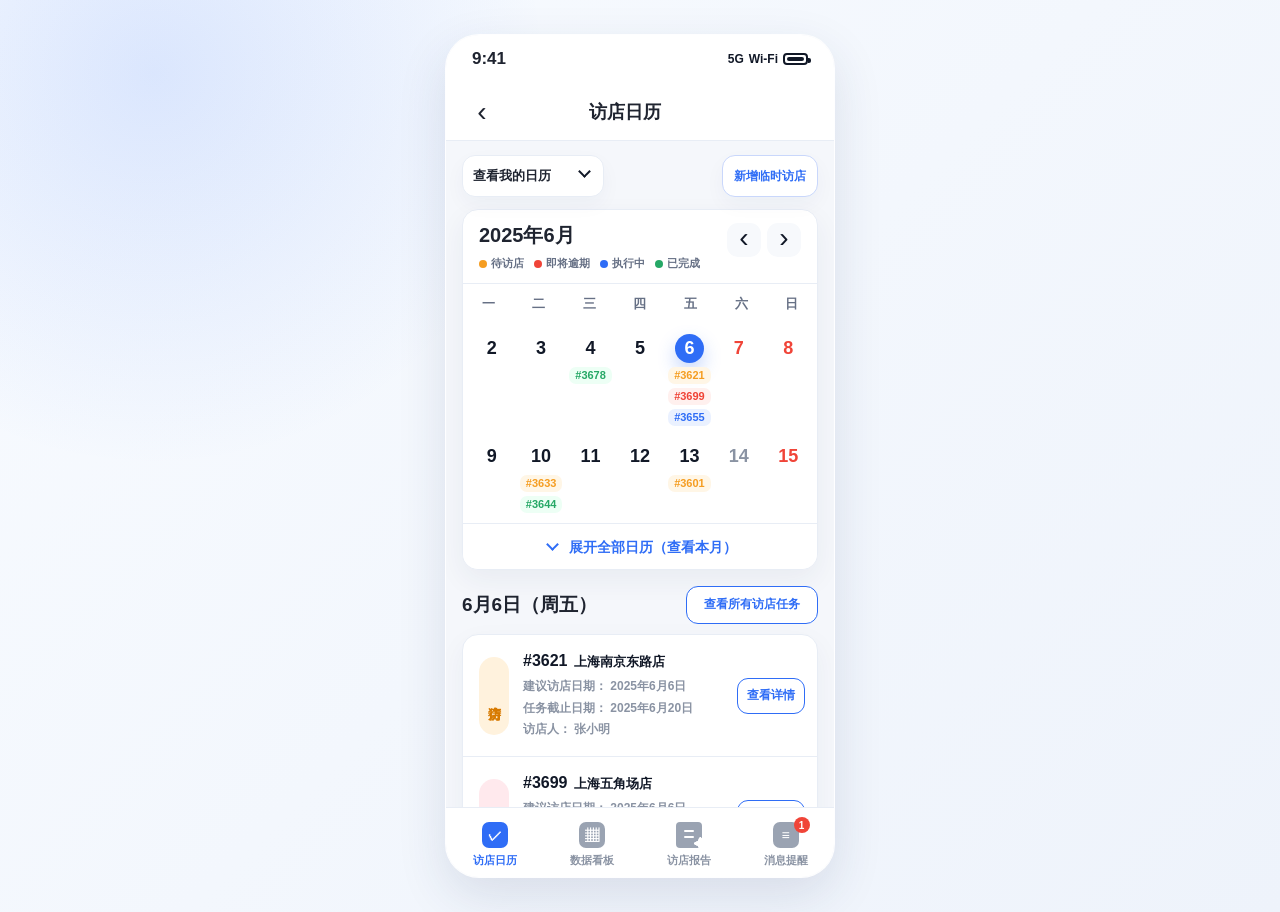
<file: index.html>
<!doctype html>
<html lang="zh-CN">
  <head>
    <meta charset="UTF-8" />
    <meta name="viewport" content="width=device-width, initial-scale=1.0" />
    <title>访店任务最终交互原型</title>
    <link rel="stylesheet" href="./styles.css" />
    <link rel="stylesheet" href="./final.css" />
  </head>
  <body>
    <main class="stage">
      <section class="phone" aria-label="访店任务最终交互原型">
        <div id="calendarPage" class="screen calendar-page">
          <div class="status">
            <span>9:41</span>
            <div class="signal"><span>5G</span><span>Wi-Fi</span><span class="battery"></span></div>
          </div>
          <div class="nav calendar-nav">
            <button type="button" class="back" aria-label="返回">‹</button>
            <div class="nav-title">访店日历</div>
          </div>

          <div class="calendar-content">
            <div class="filter-row">
              <button class="filter-pill" type="button" data-action="toggle-calendar-mode">
                <span id="modeLabel">查看我的日历</span>
                <span class="chevron">⌄</span>
              </button>
              <button id="addAdHocButton" class="calendar-add-task-button" type="button" data-action="open-ad-hoc-drawer" hidden>新增临时访店</button>
              <button id="teamControl" class="filter-pill member-filter" type="button" data-action="toggle-member-panel" hidden>
                <span id="memberSummary">选择成员</span>
                <span class="filter-icon"></span>
              </button>
            </div>
            <section class="calendar-card" aria-label="2025年6月访店日历">
              <div class="month-row">
                <div class="month-main">
                  <h2>2025年6月</h2>
                  <section class="calendar-legend" aria-label="访店任务状态颜色说明">
                    <span><i class="orange"></i>待访店</span>
                    <span><i class="red"></i>即将逾期</span>
                    <span><i class="blue"></i>执行中</span>
                    <span><i class="green"></i>已完成</span>
                  </section>
                </div>
                <div class="month-arrows"><button type="button">‹</button><button type="button">›</button></div>
              </div>
              <div class="week-row">
                <span>一</span><span>二</span><span>三</span><span>四</span><span>五</span><span>六</span><span>日</span>
              </div>
              <div id="calendarGrid" class="calendar-grid"></div>
              <button id="calendarToggle" class="calendar-toggle" type="button" data-action="toggle-expand"></button>
            </section>

            <section class="list-header">
              <h2>6月6日（周五）</h2>
              <button id="allTasksButton" class="outline-action" type="button" data-action="open-task-list">查看所有访店任务</button>
            </section>
            <nav id="teamStatusFilter" class="status-filter" aria-label="团队任务状态筛选" hidden>
              <button class="active" type="button" data-action="filter-status" data-status-filter="all">全部 <span>5</span></button>
              <button type="button" data-action="filter-status" data-status-filter="red">即将逾期 <span>1</span></button>
              <button type="button" data-action="filter-status" data-status-filter="orange">待访店 <span>2</span></button>
              <button type="button" data-action="filter-status" data-status-filter="blue">执行中 <span>1</span></button>
              <button type="button" data-action="filter-status" data-status-filter="green">已完成 <span>1</span></button>
            </nav>

            <section id="taskList" class="calendar-task-list" aria-label="6月6日访店任务"></section>
          </div>

          <div id="modeMenu" class="mode-menu" hidden>
            <button type="button" data-mode="mine">查看我的日历</button>
            <button type="button" data-mode="team">查看团队日历</button>
          </div>

          <div id="memberPanel" class="panel-backdrop" hidden>
            <div class="member-panel" role="dialog" aria-label="选择成员">
              <div class="panel-header">
                <strong>选择成员</strong>
                <button type="button" class="icon-button" data-action="close-member-panel" aria-label="关闭">×</button>
              </div>
              <div class="tree">
                <label class="tree-row level-1">
                  <input type="checkbox" checked disabled />
                  <span>Sucy He</span>
                </label>
                <label class="tree-row level-2">
                  <input type="checkbox" checked disabled />
                  <span>张小明</span>
                </label>
                <label class="tree-row level-3">
                  <input type="checkbox" value="李四" />
                  <span>李四</span>
                </label>
                <label class="tree-row level-3">
                  <input type="checkbox" value="王洋" />
                  <span>王洋</span>
                </label>
                <label class="tree-row level-3">
                  <input type="checkbox" value="张伟" />
                  <span>张伟</span>
                </label>
              </div>
              <button type="button" class="primary-action" data-action="apply-members">确定</button>
            </div>
          </div>

          <div id="adHocTaskDrawer" class="task-tag-backdrop" hidden>
            <button class="task-tag-mask" type="button" data-action="close-ad-hoc-drawer" aria-label="关闭创建临访任务"></button>
            <section class="task-tag-drawer ad-hoc-drawer" role="dialog" aria-modal="true" aria-labelledby="adHocTaskDrawerTitle">
              <div class="drawer-handle" aria-hidden="true"></div>
              <header class="task-tag-drawer-head">
                <div>
                  <h2 id="adHocTaskDrawerTitle">创建临时访店任务</h2>
                </div>
                <button type="button" data-action="close-ad-hoc-drawer" aria-label="关闭">×</button>
              </header>
              <div class="ad-hoc-form">
                <label for="adHocStore">选择门店</label>
                <select id="adHocStore" aria-label="选择门店">
                  <option>上海南京东路店</option>
                  <option>上海静安寺店</option>
                  <option>上海中山公园店</option>
                </select>
                <label for="adHocVisitDate">访店日期</label>
                <input id="adHocVisitDate" type="date" min="2025-06-06" max="2025-06-20" value="2025-06-06" />
                <p id="adHocTaskError" class="ad-hoc-error" hidden>请选择当天至未来14天内的日期</p>
                <div class="ad-hoc-check-section">
                  <div class="ad-hoc-check-head">
                    <label for="adHocCheckItemSearch">选择检查项 <span id="adHocCheckItemCount">已选 0 项</span></label>
                    <button type="button" class="ad-hoc-select-all" data-action="select-all-ad-hoc-check-items">全选</button>
                  </div>
                  <div class="ad-hoc-check-search">
                    <span class="search-icon" aria-hidden="true"></span>
                    <input id="adHocCheckItemSearch" type="search" placeholder="搜索检查项" autocomplete="off" />
                  </div>
                  <div id="adHocCheckItems" class="ad-hoc-check-list" role="group" aria-label="可选检查项"></div>
                  <p id="adHocCheckItemError" class="ad-hoc-error" hidden>请至少选择 1 项检查项</p>
                  <template id="adHocCheckItemTemplate"><label data-action="toggle-ad-hoc-check-item"></label></template>
                </div>
              </div>
              <div class="task-tag-drawer-actions">
                <button type="button" class="drawer-cancel" data-action="close-ad-hoc-drawer">取消</button>
                <button type="button" class="drawer-submit" data-action="submit-ad-hoc-task">创建临访任务</button>
              </div>
            </section>
          </div>

          <nav class="tabbar">
            <div class="tab" data-tab="calendar" data-action="back-to-calendar"><b>✓</b><span>访店日历</span></div>
            <div class="tab" data-tab="dashboard" data-action="open-dashboard"><b>▦</b><span>数据看板</span></div>
            <div class="tab" data-tab="report" data-action="open-report-list"><b>▣</b><span>访店报告</span></div>
            <div class="tab" data-tab="message"><span class="badge">1</span><b>≡</b><span>消息提醒</span></div>
          </nav>
        </div>

        <div id="dashboardPage" class="screen dashboard-page" hidden>
          <div class="status">
            <span>9:41</span>
            <div class="signal"><span>5G</span><span>Wi-Fi</span><span class="battery"></span></div>
          </div>
          <div class="nav dashboard-nav">
            <button type="button" class="back" data-action="back-from-dashboard" aria-label="返回访店日历">‹</button>
            <div class="nav-title">数据看板</div>
            <button class="dashboard-refresh" type="button" data-action="refresh-dashboard" aria-label="刷新数据">↻</button>
          </div>
          <div class="dashboard-content">
            <div class="dashboard-filter-bar" aria-label="看板首屏筛选">
              <button id="dashboardStructureFilter" class="dashboard-filter-control" type="button" data-action="open-dashboard-filter-drawer" data-dashboard-focus="structure">
                <span class="filter-control-icon structure-icon">⌘</span>
                <span><small>架构</small><strong id="dashboardStructureValue">CM · 4人</strong></span>
                <i>⌄</i>
              </button>
              <button id="dashboardTimeFilter" class="dashboard-filter-control" type="button" data-action="open-dashboard-filter-drawer" data-dashboard-focus="time">
                <span class="filter-control-icon time-icon">◷</span>
                <span><small>时间</small><strong id="dashboardTimeValue">近14天</strong></span>
                <i>⌄</i>
              </button>
            </div>

            <section class="dashboard-section dashboard-core-section" aria-labelledby="dashboardCoreTitle">
              <div class="dashboard-section-head">
                <div><h2 id="dashboardCoreTitle">业务总览</h2></div>
                <span class="dashboard-scope-label">核心指标</span>
              </div>
              <div class="dashboard-metric-grid">
                <article class="dashboard-metric-card"><span class="metric-icon blue">店</span><small>店铺总数</small><strong>86</strong><em>权限范围内</em></article>
                <article class="dashboard-metric-card"><span class="metric-icon green">访</span><small>访店总数</small><strong>85</strong><em>近14天已完成</em></article>
                <article class="dashboard-metric-card emphasis"><span class="metric-icon orange">率</span><small>访店覆盖率</small><strong>99<span>%</span></strong><em>已访店 / 应访店</em></article>
                <article class="dashboard-metric-card"><span class="metric-icon red">调</span><small>需整改店铺数</small><strong>68</strong><em>存在未闭环问题</em></article>
                <article class="dashboard-metric-card"><span class="metric-icon violet">✓</span><small>已整改店铺数</small><strong>17</strong><em>已完成批核</em></article>
                <article class="dashboard-metric-card emphasis"><span class="metric-icon pink">率</span><small>店铺整改完成率</small><strong>25<span>%</span></strong><em>已整改 / 需整改</em></article>
              </div>
            </section>

            <section class="dashboard-alert-card" aria-label="异常情况">
              <span class="alert-mark">!</span>
              <div><strong>异常情况</strong><p>3 家门店任务即将逾期，12 项整改待跟进</p></div>
              <button type="button" data-action="open-task-list">查看</button>
            </section>

            <section class="dashboard-section dashboard-ranking-section" aria-labelledby="dashboardRankingTitle">
              <div class="dashboard-section-head">
                <div><h2 id="dashboardRankingTitle">区域排行榜</h2></div>
                <button class="dashboard-drill-back" type="button" data-action="drill-dashboard-region" data-drill="back" hidden>返回上级</button>
              </div>
              <div class="dashboard-ranking-tabs" role="tablist" aria-label="排行榜指标">
                <button class="active" type="button" data-action="switch-dashboard-ranking" data-ranking="coverage">访店覆盖率</button>
                <button type="button" data-action="switch-dashboard-ranking" data-ranking="rectification">整改完成率</button>
              </div>
              <div id="dashboardRankingList" class="dashboard-ranking-list"></div>
            </section>

            <section class="dashboard-section dashboard-issue-section" aria-labelledby="dashboardIssueTitle">
              <div class="dashboard-section-head"><div><span class="dashboard-eyebrow">问题分布</span><h2 id="dashboardIssueTitle">高频问题 TOP10</h2></div><span class="dashboard-count-label">整改次数</span></div>
              <div id="dashboardIssueList" class="dashboard-issue-list"></div>
            </section>
          </div>

          <div id="dashboardMoreDrawer" class="dashboard-drawer-backdrop" hidden>
            <button class="dashboard-drawer-mask" type="button" data-action="close-dashboard-filter-drawer" aria-label="关闭看板筛选"></button>
            <section class="dashboard-more-drawer" role="dialog" aria-modal="true" aria-labelledby="dashboardDrawerTitle">
              <div class="drawer-handle" aria-hidden="true"></div>
              <header class="dashboard-drawer-head"><div><h2 id="dashboardDrawerTitle">数据看板筛选</h2></div><button type="button" data-action="close-dashboard-filter-drawer" aria-label="关闭">×</button></header>
              <div class="dashboard-drawer-scroll">
                <section class="dashboard-filter-group" data-dashboard-group="structure">
                  <div class="dashboard-filter-group-head"><strong>架构</strong><span>先选身份，再选人员</span></div>
                  <div id="dashboardIdentityChoices" class="dashboard-identity-choices" aria-label="选择身份">
                    <button type="button" data-action="choose-dashboard-identity" data-identity="SOC">SOC</button>
                    <button class="selected" type="button" data-action="choose-dashboard-identity" data-identity="CM">CM</button>
                    <button type="button" data-action="choose-dashboard-identity" data-identity="AM">AM</button>
                    <button type="button" data-action="choose-dashboard-identity" data-identity="STORE">STORE</button>
                  </div>
                  <div id="dashboardPersonnelList" class="dashboard-personnel-list" aria-label="选择人员"></div>
                  <p class="dashboard-architecture-tip">支持多选；默认展示当前身份下的全部人员</p>
                </section>
                <section class="dashboard-filter-group"><div class="dashboard-filter-group-head"><strong>门店类型</strong><span>可多选</span></div><div class="dashboard-choice-wrap"><button class="selected" type="button" data-action="choose-dashboard-filter" data-filter-key="storeType" data-filter-value="实体店">实体店</button><button type="button" data-action="choose-dashboard-filter" data-filter-key="storeType" data-filter-value="快闪店">快闪店</button><button type="button" data-action="choose-dashboard-filter" data-filter-key="storeType" data-filter-value="闪电仓">闪电仓</button></div></section>
                <section class="dashboard-filter-group"><div class="dashboard-filter-group-head"><strong>访店角色</strong><span>谁去访店</span></div><div class="dashboard-choice-wrap"><button class="selected" type="button" data-action="choose-dashboard-filter" data-filter-key="role" data-filter-value="AM">AM</button><button class="selected" type="button" data-action="choose-dashboard-filter" data-filter-key="role" data-filter-value="CM">CM</button></div></section>
                <section class="dashboard-filter-group"><div class="dashboard-filter-group-head"><strong>访店模板</strong><span>可多选</span></div><div class="dashboard-choice-wrap"><button class="selected" type="button" data-action="choose-dashboard-filter" data-filter-key="template" data-filter-value="全部模板">全部模板</button><button type="button" data-action="choose-dashboard-filter" data-filter-key="template" data-filter-value="AM常规访店">AM常规访店</button><button type="button" data-action="choose-dashboard-filter" data-filter-key="template" data-filter-value="CM管理访店">CM管理访店</button></div></section>
                <section class="dashboard-filter-group"><div class="dashboard-filter-group-head"><strong>访店计划</strong><span>可多选</span></div><div class="dashboard-choice-wrap"><button class="selected" type="button" data-action="choose-dashboard-filter" data-filter-key="plan" data-filter-value="全部计划">全部计划</button><button type="button" data-action="choose-dashboard-filter" data-filter-key="plan" data-filter-value="PLAN-2026Q1">PLAN-2026Q1</button></div></section>
                <section class="dashboard-filter-group" data-dashboard-group="time"><div class="dashboard-filter-group-head"><strong>时间</strong><span>默认近14天</span></div><div class="dashboard-choice-grid dashboard-time-choices"><button type="button" data-action="choose-dashboard-filter" data-filter-key="time" data-filter-value="近7天">近7天</button><button class="selected" type="button" data-action="choose-dashboard-filter" data-filter-key="time" data-filter-value="近14天">近14天</button><button type="button" data-action="choose-dashboard-filter" data-filter-key="time" data-filter-value="近30天">近30天</button><button type="button" data-action="choose-dashboard-filter" data-filter-key="time" data-filter-value="本月">本月</button><button type="button" data-action="choose-dashboard-filter" data-filter-key="time" data-filter-value="自定义">自定义</button></div><div class="dashboard-custom-date" data-dashboard-custom-date hidden><label><span>开始日期</span><input type="date" data-dashboard-date="customStart" value="2026-09-16" /></label><span class="dashboard-date-separator">至</span><label><span>结束日期</span><input type="date" data-dashboard-date="customEnd" value="2026-09-29" /></label></div></section>
                <section class="dashboard-filter-group"><div class="dashboard-filter-group-head"><strong>任务类型</strong><span>默认固定循环任务</span></div><div class="dashboard-choice-wrap"><button class="selected" type="button" data-action="choose-dashboard-filter" data-filter-key="taskType" data-filter-value="循环">循环</button><button type="button" data-action="choose-dashboard-filter" data-filter-key="taskType" data-filter-value="自检">自检</button><button type="button" data-action="choose-dashboard-filter" data-filter-key="taskType" data-filter-value="一次性">一次性</button></div></section>
              </div>
              <div class="dashboard-drawer-actions"><button type="button" class="drawer-cancel" data-action="reset-dashboard-filters">重置</button><button type="button" class="drawer-submit" data-action="apply-dashboard-filters">确定</button></div>
            </section>
          </div>
        </div>

        <div id="taskListPage" class="screen task-page" hidden>
          <div class="status">
            <span>9:41</span>
            <div class="signal"><span>5G</span><span>Wi-Fi</span><span class="battery"></span></div>
          </div>
          <div class="nav">
            <button type="button" class="back" data-action="back-to-calendar" aria-label="返回">‹</button>
            <div class="nav-title">访店任务</div>
            <div></div>
          </div>
          <div class="content task-content">
            <div class="search-box">按门店编号和门店名称搜索</div>
            <nav class="task-tabs" aria-label="任务分类">
              <button class="is-active" type="button" data-action="switch-task-status-tab" data-task-status-tab="todo">待办任务 <span>12</span></button>
              <button type="button" data-action="switch-task-status-tab" data-task-status-tab="done">已办任务 <span>86</span></button>
              <button type="button" data-action="switch-task-status-tab" data-task-status-tab="other">其他 <span>5</span></button>
            </nav>
            <div class="task-tag-filter-row" aria-label="门店标签筛选">
              <button class="task-tag-chip" type="button" data-action="quick-task-tag-filter" data-tag-option="凤凰店">凤凰店</button>
              <button class="task-tag-chip" type="button" data-action="quick-task-tag-filter" data-tag-option="亏损店">亏损店</button>
              <button class="task-tag-all" type="button" data-action="open-task-tag-filter">更多</button>
            </div>
            <div class="task-card" data-store-tags="凤凰店|亏损店">
              <div class="task-card-top">
                <span class="task-type">一次性访店</span>
                <button class="store-tag-summary" type="button" data-action="toggle-store-tags" data-store-name="249 SH浦东96广场" data-store-tags="凤凰店|亏损店">凤凰店 <span>+1</span></button>
                <span class="task-temp-badge">临访</span>
                <span class="task-state red">即将逾期</span>
              </div>
              <h2>249 SH浦东96广场</h2>
              <div class="task-date-list">
                <p><span class="date-icon"></span>建议访店日期：2026-07-03</p>
                <p><span class="date-icon"></span>任务截止日期：2026-07-11</p>
              </div>
              <button type="button" data-action="open-detail">开始任务</button>
            </div>
            <div class="task-card" data-store-tags="亏损店">
              <div class="task-card-top">
                <span class="task-type">周期性访店</span>
                <button class="store-tag-summary" type="button" data-action="toggle-store-tags" data-store-name="3102 SH徐家汇港汇" data-store-tags="亏损店">亏损店</button>
                <span class="task-state blue">执行中</span>
              </div>
              <h2>3102 SH徐家汇港汇</h2>
              <div class="task-date-list">
                <p><span class="date-icon"></span>建议访店日期：2026-07-05</p>
                <p><span class="date-icon"></span>任务截止日期：2026-07-13</p>
              </div>
              <button type="button" data-action="open-detail">继续任务</button>
            </div>
            <div class="task-card" data-store-tags="凤凰店">
              <div class="task-card-top">
                <span class="task-type">一次性访店</span>
                <button class="store-tag-summary" type="button" data-action="toggle-store-tags" data-store-name="813 CDSM城市广场" data-store-tags="凤凰店">凤凰店</button>
                <span class="task-state orange">待访店</span>
              </div>
              <h2>813 CDSM城市广场</h2>
              <div class="task-date-list">
                <p><span class="date-icon"></span>建议访店日期：2026-07-06</p>
                <p><span class="date-icon"></span>任务截止日期：2026-07-14</p>
              </div>
              <button type="button" data-action="open-detail">开始任务</button>
            </div>
            <div class="task-card" data-store-tags="亏损店|凤凰店">
              <div class="task-card-top">
                <span class="task-type">周期性访店</span>
                <button class="store-tag-summary" type="button" data-action="toggle-store-tags" data-store-name="4666 LY兰山万达广场" data-store-tags="亏损店|凤凰店">亏损店 <span>+1</span></button>
                <span class="task-state green">已完成</span>
              </div>
              <h2>4666 LY兰山万达广场</h2>
              <div class="task-date-list">
                <p><span class="date-icon"></span>建议访店日期：2026-07-03</p>
                <p><span class="date-icon"></span>任务截止日期：2026-07-17</p>
              </div>
              <button type="button" data-action="open-generated-report-readonly">查看报告</button>
            </div>
          </div>
          <nav class="tabbar">
            <div class="tab" data-tab="calendar" data-action="back-to-calendar"><b>✓</b><span>访店日历</span></div>
            <div class="tab" data-tab="dashboard" data-action="open-dashboard"><b>▦</b><span>数据看板</span></div>
            <div class="tab" data-tab="report" data-action="open-report-list"><b>▣</b><span>访店报告</span></div>
            <div class="tab" data-tab="message"><span class="badge">1</span><b>≡</b><span>消息提醒</span></div>
          </nav>
        </div>

        <div id="detailPage" class="screen detail-page" hidden>
          <div class="status">
            <span>15:43</span>
            <div class="signal"><span>5G</span><span class="battery"></span></div>
          </div>
          <div class="nav">
            <button type="button" class="back" data-action="back-to-calendar" aria-label="返回">‹</button>
            <div class="nav-title">任务详情</div>
            <div class="catalog-btn">•••</div>
          </div>
          <div class="detail-content">
            <div class="store-tags"><span>STORE #10166</span><span class="tag-pending">◷ 待访店</span><button class="detail-store-tag-summary" type="button" data-action="toggle-store-tags" data-store-name="GDGZ天河城" data-store-tags="凤凰店|亏损店">凤凰店 <span>+1</span></button><span id="detailAdHocBadge" class="tag-adhoc" hidden>临访</span></div>
            <div class="detail-store-head">
              <div><h2 class="store-title">GDGZ天河城</h2><div class="store-location">⌖ 广东省广州市天河区</div></div>
              <button class="detail-visit-action" type="button" data-action="start-visit">开始访店</button>
            </div>
            <button class="preview-card actionable" type="button" data-action="open-preview">
              <strong>本次检查项预览</strong>
              <div id="detailPreviewCount" class="metric">8 项</div>
              <div id="detailPreviewHint" class="hint">查看此次访店需要完成的测评项目及数量</div>
              <div class="arrow">›</div>
            </button>
            <button class="previous-report-btn" type="button" data-action="open-previous-visit-report">查看上次访店报告<i>›</i></button>
            <button id="amHistoryReportEntry" class="previous-report-btn am-report-entry" type="button" data-action="open-am-history-report">查看上次 AM 访店报告<i>›</i></button>
            <div class="task-info">
              <div class="task-row">
                <div class="task-icon orange">◷</div>
                <div><small>任务周期</small><strong>建议访店日期：<span id="suggestedVisitDate">2026-06-16</span></strong><strong>任务截止日期：2026-06-30</strong></div>
              </div>
              <div class="task-row">
                <div class="task-icon purple">☷</div>
                <div><small>当前访店人</small><strong>Linney</strong></div>
              </div>
              <div class="task-row">
                <div class="task-icon">▤</div>
                <div><small>任务来源（访店计划）</small><strong>AM访店checkList检查</strong><small>计划编号：PLAN-20260610-002</small></div>
              </div>
            </div>
            <div class="detail-actions">
              <button class="detail-action-card date" type="button" data-action="open-date-drawer">
                <svg class="action-icon" viewBox="0 0 24 24" aria-hidden="true">
                  <rect x="3.5" y="5" width="17" height="15.5" rx="2.5"></rect>
                  <path d="M7.5 3v4M16.5 3v4M3.5 9.5h17"></path>
                  <path d="M8 13h2M14 13h2M8 17h2M14 17h2"></path>
                </svg>
                <strong>修改访店日期</strong>
              </button>
              <button class="detail-action-card transfer" type="button">
                <svg class="action-icon" viewBox="0 0 1024 1024" aria-hidden="true">
                  <path fill="currentColor" stroke="none" d="M512 0C343.04 0 204.8 138.24 204.8 307.2c0 102.4 51.2 194.56 133.12 250.88C153.6 619.52 15.36 783.36 0 977.92c0 25.6 15.36 46.08 40.96 46.08H51.2c20.48 0 35.84-15.36 40.96-35.84 20.48-209.92 199.68-373.76 419.84-373.76 66.56 0 128-20.48 174.08-56.32C768 501.76 819.2 409.6 819.2 307.2c0-168.96-138.24-307.2-307.2-307.2z m0 527.36c-122.88 0-220.16-97.28-220.16-220.16S389.12 87.04 512 87.04s220.16 97.28 220.16 220.16c0 117.76-97.28 220.16-220.16 220.16zM1009.0496 733.5936l-114.5856-106.0352c-29.9008-27.648-84.6848-9.216-84.6848 32.256v46.08c-44.8512 13.824-104.6016 46.08-149.504 87.6032-54.784 55.296-54.784 129.0752-29.8496 230.5024 4.9664-23.04 54.784-64.512 84.6848-96.768a175.104 175.104 0 0 1 94.6688-55.3472c0 41.472 49.8176 59.904 84.6848 32.256l114.5856-105.984c19.968-18.432 19.968-50.7392 0-64.5632z m-139.4688 110.592v-36.864h-34.9184c-74.752 4.608-134.5024 41.472-169.3696 82.944l-4.9664 4.6592c9.9328-23.04 24.8832-46.08 44.8512-64.512 44.8-41.472 99.6352-69.1712 144.4352-78.3872l24.9344-4.608v-59.904l84.6848 78.336-89.6512 78.336z"></path>
                </svg>
                <strong>任务转办</strong>
              </button>
              <button class="detail-action-card report" type="button">
                <svg class="action-icon" viewBox="0 0 24 24" aria-hidden="true">
                  <path d="M5 3.5h10.5A2.5 2.5 0 0 1 18 6v5"></path>
                  <path d="M5 3.5A2.5 2.5 0 0 0 2.5 6v12A2.5 2.5 0 0 0 5 20.5h5"></path>
                  <path d="M6.5 8h7"></path>
                  <path d="M6.5 12h5.5"></path>
                  <path d="M6.5 16h3"></path>
                  <path d="M13.5 19.5l1-3.6 4.7-4.7a1.5 1.5 0 0 1 2.1 2.1l-4.7 4.7-3.1 1.5z"></path>
                  <path d="M17.9 12.5l2.1 2.1"></path>
                </svg>
                <strong>申请撤访</strong>
              </button>
            </div>
          </div>
          <div id="visitDateDrawer" class="visit-date-backdrop" hidden>
            <button class="visit-date-mask" type="button" data-action="close-date-drawer" aria-label="关闭修改访店日期抽屉"></button>
            <section class="visit-date-drawer" role="dialog" aria-modal="true" aria-labelledby="visitDateDrawerTitle">
              <div class="drawer-handle" aria-hidden="true"></div>
              <header class="visit-date-drawer-head">
                <div>
                  <h2 id="visitDateDrawerTitle">修改访店日期</h2>
                  <p>任务开始前可修改，提交后将保留本次修改记录</p>
                </div>
                <button class="drawer-close" type="button" data-action="close-date-drawer" aria-label="关闭">×</button>
              </header>
              <div class="current-visit-date">
                <span>当前建议访店日期</span>
                <strong id="drawerCurrentVisitDate">2026-06-16</strong>
              </div>
              <div class="visit-date-form">
                <label for="newVisitDate">修改后访店日期</label>
                <input id="newVisitDate" type="date" value="2026-06-18" min="2026-06-11" max="2026-06-30" />
                <label for="visitDateReason">修改原因 <em>必填</em></label>
                <textarea id="visitDateReason" placeholder="请说明修改访店日期的原因"></textarea>
                <p id="visitDateError" class="visit-date-error" hidden>请输入修改原因</p>
              </div>
              <button class="history-toggle" type="button" data-action="toggle-date-history" aria-expanded="false">
                <span>修改历史</span><span>1 条记录</span><i>⌄</i>
              </button>
              <div id="visitDateHistory" class="reschedule-history" hidden>
                <div class="history-item">
                  <div class="history-date-row"><span>原建议访店日期</span><strong>2026-06-15</strong></div>
                  <div class="history-date-row"><span>修改后访店日期</span><strong>2026-06-16</strong></div>
                  <p>修改原因：店长临时参加区域会议，访店日期顺延。</p>
                </div>
              </div>
              <div class="visit-date-actions">
                <button class="drawer-cancel" type="button" data-action="close-date-drawer">取消</button>
                <button class="drawer-submit" type="button" data-action="submit-date-change">提交修改</button>
              </div>
            </section>
          </div>
          <nav class="tabbar">
            <div class="tab" data-tab="calendar" data-action="back-to-calendar"><b>✓</b><span>访店日历</span></div>
            <div class="tab" data-tab="dashboard" data-action="open-dashboard"><b>▦</b><span>数据看板</span></div>
            <div class="tab" data-tab="report" data-action="open-report-list"><b>▣</b><span>访店报告</span></div>
            <div class="tab" data-tab="message"><span class="badge">1</span><b>≡</b><span>消息提醒</span></div>
          </nav>
        </div>

        <div id="amHistoryReportPage" class="screen generated-report-page am-history-report-page" hidden>
          <div class="status">
            <span>9:41</span>
            <div class="signal"><span>5G</span><span>Wi-Fi</span><span class="battery"></span></div>
          </div>
          <div class="nav">
            <button type="button" class="back" data-action="back-from-am-history-report" aria-label="返回">‹</button>
            <div class="nav-title">访店报告详情</div>
            <div></div>
          </div>
          <div class="content report-detail-content">
            <section class="report-overview-card">
              <div class="section-title">报告总览</div>
              <div class="overview-grid">
                <div><span>计划编号</span><strong>PLN-2026001</strong></div>
                <div><span>门店编号</span><strong>2749</strong></div>
                <div><span>门店名称</span><strong>BJ远洋乐堤港</strong></div>
                <div><span>访店人员</span><strong>张访店</strong></div>
                <div><span>检查模板</span><strong>2026Q1常规循环访店AM</strong></div>
                <div><span>模板类型</span><strong>循环周期任务</strong></div>
              </div>
            </section>
            <section class="report-section-card ai-summary-card">
              <div class="section-title sparkle">AI总结</div>
              <p>门店整体执行良好，春季新品陈列和服务礼仪表现稳定，需重点跟进三处视觉陈列及物料完整性问题。</p>
              <p>建议将新品体验桌向主通道前移，并在收银区增加会员换购提示，提升高峰时段转化效率。</p>
            </section>
            <section class="report-section-card highlight-card">
              <div class="section-title green-title">访店亮点</div>
              <p>1. 门店春季新品陈列严格执行 POG 阵列图手册，视觉动线流畅。</p>
              <p>2. 前台员工服务礼仪标准，主动招呼率达 100%。</p>
              <div class="thumbs"><div class="thumb store-a"></div></div>
            </section>
            <section class="report-section-card issue-card">
              <div class="section-title red-title">需调整内容</div>
              <p>1. 入口活动标签边角卷起，需重新补贴并复核。</p>
              <p>2. 促销商品未放置在主视觉区域，部分促销标签缺失。</p>
              <p>3. 货架中段排面不够饱满，需按促销优先级补齐。</p>
              <div class="thumbs"><div class="thumb store-b"></div><div class="thumb store-a"></div><div class="thumb store-c"></div></div>
            </section>
            <section id="amVisitResultDetail" class="report-section-card visit-result-detail" aria-labelledby="amVisitResultTitle">
              <div class="visit-result-heading">
                <div><h2 id="amVisitResultTitle">访店结果详情</h2></div>
                <span>2026-06-08</span>
              </div>
              <div id="amVisitResultModules" class="visit-result-modules"></div>
            </section>
          </div>
          <nav class="tabbar">
            <div class="tab" data-tab="calendar" data-action="back-to-calendar"><b>✓</b><span>访店日历</span></div>
            <div class="tab" data-tab="dashboard" data-action="open-dashboard"><b>▦</b><span>数据看板</span></div>
            <div class="tab active" data-tab="report"><b>▣</b><span>访店报告</span></div>
            <div class="tab" data-tab="message"><span class="badge">1</span><b>≡</b><span>消息提醒</span></div>
          </nav>
        </div>

        <div id="relatedCheckItemsPage" class="screen generated-report-page related-check-items-page" hidden>
          <div class="status">
            <span>9:41</span>
            <div class="signal"><span>5G</span><span>Wi-Fi</span><span class="battery"></span></div>
          </div>
          <div class="nav">
            <button type="button" class="back" data-action="back-from-related-check-items" aria-label="返回">‹</button>
            <div class="nav-title">查看上次访店情况</div>
            <div></div>
          </div>
          <div class="content report-detail-content">
            <section class="report-overview-card related-summary-card">
              <div class="section-title">检查项结果汇总</div>
              <div class="related-summary-stats">
                <div class="related-summary-stat"><strong>4</strong><span>关联检查项总数</span></div>
                <div class="related-summary-stat danger"><strong>2</strong><span>需调整</span></div>
              </div>
            </section>
            <section class="report-section-card visit-result-detail" aria-labelledby="relatedCheckItemsTitle">
              <div class="visit-result-heading">
                <div><h2 id="relatedCheckItemsTitle">查看上次访店情况</h2></div>
                <span>按原答题顺序展示</span>
              </div>
              <div id="relatedCheckItemsModules" class="visit-result-modules"></div>
            </section>
          </div>
          <nav class="tabbar">
            <div class="tab" data-tab="calendar" data-action="back-to-calendar"><b>✓</b><span>访店日历</span></div>
            <div class="tab" data-tab="dashboard" data-action="open-dashboard"><b>▦</b><span>数据看板</span></div>
            <div class="tab active" data-tab="report"><b>▣</b><span>访店报告</span></div>
            <div class="tab" data-tab="message"><span class="badge">1</span><b>≡</b><span>消息提醒</span></div>
          </nav>
        </div>

        <div id="previewPage" class="screen preview-page" hidden>
          <div class="status">
            <span>9:41</span>
            <div class="signal"><span>5G</span><span>Wi-Fi</span><span class="battery"></span></div>
          </div>
          <div class="nav">
            <button type="button" class="back" data-action="open-detail" aria-label="返回">‹</button>
            <div class="nav-title">检查项预览</div>
            <div></div>
          </div>
          <div class="content">
            <div class="notice"><span class="dot">!</span> 访店开始前可先查看本次需要完成的测评项目</div>
            <div class="summary-card pending">
              <div>
                <h2>本次访店 11 项</h2>
                <p>点击右侧按钮开始访店</p>
              </div>
              <button class="start-visit-btn" type="button" data-action="start-visit">开始访店</button>
            </div>
            <section class="level-one" data-collapse-section>
              <button class="cat-head" type="button" data-action="toggle-section">
                <div class="chev">⌄</div>
                <div class="cat-name"><strong>门店运营</strong></div>
              </button>
              <div class="collapsible-body">
                <div class="item"><div class="num">1.</div><div>访店回顾</div><div class="question-type-badge required">必检</div></div>
                <div class="item"><div class="num">2.</div><div>门店标签</div><div class="question-type-badge required">必检</div></div>
                <div class="item"><div class="num">3.</div><div>动线设计</div><div class="check-tag spot"><span>必检</span><small>（每2轮抽检一次，本次必检）</small></div></div>
                <div class="item"><div class="num">4.</div><div>视觉陈列-促销陈列</div><div class="check-tag spot"><span>必检</span><small>（每3轮抽检一次，本次必检）</small></div></div>
                <div class="item"><div class="num">5.</div><div>视觉陈列-货架陈列</div><div class="question-type-badge required">必检</div></div>
              </div>
            </section>
            <section class="level-one" data-collapse-section>
              <button class="cat-head" type="button" data-action="toggle-section">
                <div class="chev">⌄</div>
                <div class="cat-name"><strong>外部环境</strong></div>
              </button>
              <div class="collapsible-body">
                <div class="item"><div class="num">6.</div><div>店铺周边指示</div><div class="question-type-badge required">必检</div></div>
                <div class="item"><div class="num">7.</div><div>业主活动资源</div><div class="question-type-badge optional">可选</div></div>
                <div class="item"><div class="num">8.</div><div>竞争对手</div><div class="question-type-badge optional">可选</div></div>
                <div class="item"><div class="num">9.</div><div>门店续约</div><div class="question-type-badge required">必检</div></div>
              </div>
            </section>
            <section class="level-one" data-collapse-section>
              <button class="cat-head" type="button" data-action="toggle-section">
                <div class="chev">⌄</div>
                <div class="cat-name"><strong>BA管理</strong></div>
              </button>
              <div class="collapsible-body">
                <div class="item"><div class="num">10.</div><div>BA能力-岗位技能</div><div class="question-type-badge required">必检</div></div>
              </div>
            </section>
            <section class="level-one" data-collapse-section>
              <button class="cat-head" type="button" data-action="toggle-section">
                <div class="chev">⌄</div>
                <div class="cat-name"><strong>店长管理能力</strong></div>
              </button>
              <div class="collapsible-body">
                <div class="item"><div class="num">11.</div><div>店长管理能力</div><div class="question-type-badge required">必检</div></div>
              </div>
            </section>
          </div>
          <nav class="tabbar">
            <div class="tab" data-tab="calendar" data-action="back-to-calendar"><b>✓</b><span>访店日历</span></div>
            <div class="tab" data-tab="dashboard" data-action="open-dashboard"><b>▦</b><span>数据看板</span></div>
            <div class="tab" data-tab="report" data-action="open-report-list"><b>▣</b><span>访店报告</span></div>
            <div class="tab" data-tab="message"><span class="badge">1</span><b>≡</b><span>消息提醒</span></div>
          </nav>
        </div>

        <div id="catalogPage" class="screen catalog-page" hidden>
          <div class="status">
            <span>9:41</span>
            <div class="signal"><span>5G</span><span>Wi-Fi</span><span class="battery"></span></div>
          </div>
          <div class="nav">
            <button type="button" class="back" data-action="open-shelf-question" aria-label="返回">‹</button>
            <div class="nav-title">检查项目录</div>
            <div></div>
          </div>
          <div class="content">
            <div class="notice"><span class="dot">!</span> 访店中点击检查项目录进入，可选择检查项继续答题</div>
            <div class="summary-card">
              <div>
                <h2>访店进度 5 / 11</h2>
                <p>已完成 5 项，剩余 4 项必检、2 项可选</p>
              </div>
              <div class="ring"><span>50%</span></div>
            </div>
            <section class="level-one" data-collapse-section>
              <button class="cat-head" type="button" data-action="toggle-section">
                <div class="chev">⌄</div>
                <div class="cat-name"><strong>门店运营</strong></div>
                <div class="progress-pill">5/5</div>
              </button>
              <button class="item done item-button" type="button" data-action="open-review-issue"><div class="num">1.</div><div>访店回顾</div><div class="question-type-badge required">必检</div><div class="check">✓</div></button>
              <button class="item done item-button" type="button" data-action="open-tag-question"><div class="num">2.</div><div>门店标签</div><div class="question-type-badge required">必检</div><div class="check">✓</div></button>
              <div class="item done"><div class="num">3.</div><div>动线设计</div><div class="question-type-badge required">必检</div><div class="check">✓</div></div>
              <div class="item done"><div class="num">4.</div><div>视觉陈列-促销陈列</div><div class="question-type-badge required">必检</div><div class="check">✓</div></div>
              <button class="item active-item item-button" type="button" data-action="open-shelf-question"><div class="num">5.</div><div>视觉陈列-货架陈列</div><div class="question-type-badge required">必检</div><div class="empty">0</div></button>
            </section>
            <section class="level-one" data-collapse-section>
              <button class="cat-head" type="button" data-action="toggle-section">
                <div class="chev">⌄</div>
                <div class="cat-name"><strong>外部环境</strong></div>
                <div class="progress-pill">0/4</div>
              </button>
              <div class="item"><div class="num">6.</div><div>店铺周边指示</div><div class="question-type-badge required">必检</div><div class="empty">0</div></div>
              <button class="item item-button" type="button" data-action="open-owner-resource-question"><div class="num">7.</div><div>业主活动资源</div><div class="question-type-badge optional">可选</div><div class="empty">0</div></button>
              <button class="item item-button" type="button" data-action="open-competitor-question"><div class="num">8.</div><div>竞争对手</div><div class="question-type-badge optional">可选</div><div class="empty">0</div></button>
              <div class="item"><div class="num">9.</div><div>门店续约</div><div class="question-type-badge required">必检</div><div class="empty">0</div></div>
            </section>
            <section class="level-one" data-collapse-section>
              <button class="cat-head" type="button" data-action="toggle-section">
                <div class="chev">⌄</div>
                <div class="cat-name"><strong>BA管理</strong></div>
                <div class="progress-pill">0/1</div>
              </button>
              <button class="item item-button" type="button" data-action="open-ba-question"><div class="num">10.</div><div>BA能力-岗位技能</div><div class="question-type-badge required">必检</div><div class="empty">0</div></button>
            </section>
            <section class="level-one" data-collapse-section>
              <button class="cat-head" type="button" data-action="toggle-section">
                <div class="chev">⌄</div>
                <div class="cat-name"><strong>店长管理能力</strong></div>
                <div class="progress-pill">0/1</div>
              </button>
              <button class="item item-button" type="button" data-action="open-store-manager-question"><div class="num">11.</div><div>店长管理能力</div><div class="question-type-badge required">必检</div><div class="empty">0</div></button>
            </section>
          </div>
          <nav class="tabbar">
            <div class="tab" data-tab="calendar" data-action="back-to-calendar"><b>✓</b><span>访店日历</span></div>
            <div class="tab" data-tab="dashboard" data-action="open-dashboard"><b>▦</b><span>数据看板</span></div>
            <div class="tab" data-tab="report" data-action="open-report-list"><b>▣</b><span>访店报告</span></div>
            <div class="tab" data-tab="message"><span class="badge">1</span><b>≡</b><span>消息提醒</span></div>
          </nav>
        </div>

        <div id="visitReviewIssuePage" class="screen visit-progress review-page" hidden>
          <div class="status">
            <span>9:41</span>
            <div class="signal"><span>5G</span><span>Wi-Fi</span><span class="battery"></span></div>
          </div>
          <div class="nav">
            <button type="button" class="back" data-action="open-detail" aria-label="返回">‹</button>
            <button class="nav-title title-toggle" type="button" data-action="toggle-review-state">访店回顾</button>
            <button class="catalog-btn catalog-text-btn" type="button" data-action="open-catalog"><span class="catalog-icon"></span><span class="catalog-label"><span>检查项</span><span>目录</span></span></button>
          </div>
          <div class="content">
            <div class="question-progress"><div class="progress-caption"><span>必检进度</span><span>1 / 9</span></div><div class="progress-bar-line"><span style="width:11%"></span></div></div>
            <div class="question-title-row"><h2 class="question">上次访店结果回顾</h2><span class="question-type-badge required">必检</span></div>
            <section class="info-card">
              <div class="section-title">检查要点说明</div>
              <p class="desc">根据上期访店的关键问题清单以及解决时间，逐一检查是否完成调整</p>
            </section>
            <section class="review-card">
              <div class="review-card-head review-total-simple">
                <span>调整项总数</span>
                <strong>2 项</strong>
              </div>
              <div class="rectify-summary-table">
                <div class="table-head"><span>检查项编号</span><span>检查项名称</span><span>调整状态</span><span>超时时长</span></div>
                <div class="table-row"><span>YHYY-001</span><span>用户运营-会员</span><strong class="state-pending">待处理</strong><strong class="state-timeout">已超时40小时</strong></div>
                <div class="table-row"><span>MDYY-002</span><span>门店运营-陈列摆放</span><strong class="state-done">已完成</strong><strong class="state-normal">未超时</strong></div>
              </div>
              <button class="review-link" type="button" data-action="open-rectification-detail">查看调整清单与详情</button>
            </section>
            <section class="answer-card">
              <div class="section-title">检查结果</div>
              <div class="options">
                <div class="option active pass-option">通过 <span class="check">✓</span></div>
                <div class="option">需调整 <span class="empty">0</span></div>
              </div>
              <div class="input-box tall">根据上期访店关键问题清单及解决时间，已逐一检查调整完成情况。<div class="mic"></div></div>
            </section>
          </div>
          <div class="bottom-actions"><button class="btn secondary" type="button">跳过这项</button><button class="btn primary" type="button" data-action="open-tag-question">保存并下一项 ›</button></div>
          <nav class="tabbar">
            <div class="tab" data-tab="calendar" data-action="back-to-calendar"><b>✓</b><span>访店日历</span></div>
            <div class="tab" data-tab="dashboard" data-action="open-dashboard"><b>▦</b><span>数据看板</span></div>
            <div class="tab" data-tab="report" data-action="open-report-list"><b>▣</b><span>访店报告</span></div>
            <div class="tab" data-tab="message"><span class="badge">1</span><b>≡</b><span>消息提醒</span></div>
          </nav>
        </div>

        <div id="visitReviewCleanPage" class="screen visit-progress review-page" hidden>
          <div class="status">
            <span>9:41</span>
            <div class="signal"><span>5G</span><span>Wi-Fi</span><span class="battery"></span></div>
          </div>
          <div class="nav">
            <button type="button" class="back" data-action="open-detail" aria-label="返回">‹</button>
            <button class="nav-title title-toggle" type="button" data-action="toggle-review-state">访店回顾</button>
            <button class="catalog-btn catalog-text-btn" type="button" data-action="open-catalog"><span class="catalog-icon"></span><span class="catalog-label"><span>检查项</span><span>目录</span></span></button>
          </div>
          <div class="content">
            <div class="question-progress"><div class="progress-caption"><span>必检进度</span><span>1 / 9</span></div><div class="progress-bar-line"><span style="width:11%"></span></div></div>
            <div class="question-title-row"><h2 class="question">上次访店结果回顾</h2><span class="question-type-badge required">必检</span></div>
            <section class="info-card">
              <div class="section-title">检查要点说明</div>
              <p class="desc">根据上期访店的关键问题清单以及解决时间，逐一检查是否完成调整</p>
            </section>
            <section class="review-card empty-review-card">
              <strong>暂无调整项</strong>
              <button class="review-link" type="button" data-action="open-generated-report-readonly">查看访店报告</button>
            </section>
            <section class="answer-card">
              <div class="section-title">检查结果</div>
              <div class="options">
                <div class="option active pass-option">通过 <span class="check">✓</span></div>
                <div class="option">需调整 <span class="empty">0</span></div>
              </div>
              <div class="input-box tall">上次访店无调整项，本次已完成回顾确认。<div class="mic"></div></div>
            </section>
          </div>
          <div class="bottom-actions"><button class="btn secondary" type="button">跳过这项</button><button class="btn primary" type="button" data-action="open-tag-question">保存并下一项 ›</button></div>
          <nav class="tabbar">
            <div class="tab" data-tab="calendar" data-action="back-to-calendar"><b>✓</b><span>访店日历</span></div>
            <div class="tab" data-tab="dashboard" data-action="open-dashboard"><b>▦</b><span>数据看板</span></div>
            <div class="tab" data-tab="report" data-action="open-report-list"><b>▣</b><span>访店报告</span></div>
            <div class="tab" data-tab="message"><span class="badge">1</span><b>≡</b><span>消息提醒</span></div>
          </nav>
        </div>

        <div id="tagQuestionPage" class="screen visit-progress" hidden>
          <div class="status">
            <span>9:41</span>
            <div class="signal"><span>5G</span><span>Wi-Fi</span><span class="battery"></span></div>
          </div>
          <div class="nav">
            <button type="button" class="back" data-action="open-review-issue" aria-label="返回">‹</button>
            <div class="nav-title">门店标签</div>
            <button class="catalog-btn catalog-text-btn" type="button" data-action="open-catalog"><span class="catalog-icon"></span><span class="catalog-label"><span>检查项</span><span>目录</span></span></button>
          </div>
          <div class="content">
            <div class="question-progress">
              <div class="progress-caption"><span>必检进度</span><span>2 / 9</span></div>
              <div class="progress-bar-line"><span style="width:25%"></span></div>
            </div>
            <div class="question-title-row"><h2 class="question">门店标签</h2><span class="question-type-badge required">必检</span></div>
            <section class="info-card">
              <div class="section-title">检查要点说明</div>
              <div class="desc-wrap">
                <p class="desc clamped">核对门店外部与店内核心标签是否完整清晰，包含门店名称、营业状态、服务承诺及活动标签，需保证顾客能够快速识别门店信息。若标签存在缺失、遮挡、破损、卷边或过期内容，需要记录位置并拍摄现场照片。</p>
                <button class="expand-link" type="button" data-action="toggle-desc">展开</button>
              </div>
            </section>
            <section class="info-card">
              <div class="section-title">标准示例图 / 违规示例图</div>
              <div class="example-grid"><div class="photo"><span>标准</span></div><div class="photo bad"><span>违规</span></div></div>
            </section>
            <section class="answer-card">
              <div class="section-title">检查结果</div>
              <div class="options">
                <div class="option">通过 <span class="empty">0</span></div>
                <div class="option active">需调整 <span class="check red-check">✓</span></div>
              </div>
              <div class="input-box tall">入口服务标签缺失，活动标签边角卷起，需要重新补贴并复核。<div class="mic"></div></div>
            </section>
            <div class="notice"><span class="dot">!</span> 当前题为通过/需调整评价形式，请补充问题说明与现场照片</div>
          </div>
          <div class="bottom-actions"><button class="btn secondary" type="button">跳过这项</button><button class="btn primary" type="button" data-action="open-shelf-question">保存并下一项 ›</button></div>
          <nav class="tabbar">
            <div class="tab" data-tab="calendar" data-action="back-to-calendar"><b>✓</b><span>访店日历</span></div>
            <div class="tab" data-tab="dashboard" data-action="open-dashboard"><b>▦</b><span>数据看板</span></div>
            <div class="tab" data-tab="report" data-action="open-report-list"><b>▣</b><span>访店报告</span></div>
            <div class="tab" data-tab="message"><span class="badge">1</span><b>≡</b><span>消息提醒</span></div>
          </nav>
        </div>

        <div id="shelfQuestionPage" class="screen visit-progress" hidden>
          <div class="status">
            <span>9:41</span>
            <div class="signal"><span>5G</span><span>Wi-Fi</span><span class="battery"></span></div>
          </div>
          <div class="nav">
            <button type="button" class="back" data-action="open-tag-question" aria-label="返回">‹</button>
            <div class="nav-title">视觉陈列-货架陈列</div>
            <button class="catalog-btn catalog-text-btn" type="button" data-action="open-catalog"><span class="catalog-icon"></span><span class="catalog-label"><span>检查项</span><span>目录</span></span></button>
          </div>
          <div class="content">
            <div class="question-progress"><div class="progress-caption"><span>必检进度</span><span>5 / 9</span></div><div class="progress-bar-line"><span style="width:56%"></span></div></div>
            <div class="question-title-row"><h2 class="question">视觉陈列-货架陈列</h2><span class="question-type-badge required">必检</span></div>
            <section class="info-card">
              <div class="section-title">检查要点说明</div>
              <div class="desc-wrap">
                <p class="desc clamped">检查货架商品陈列是否按品类、价格带与活动优先级排列，重点关注排面饱满度、缺货位置、价签对应与陈列整洁度。需要确认主推商品是否位于黄金陈列位，促销标签是否与商品准确对应，货架边缘是否干净无杂物。</p>
                <button class="expand-link" type="button" data-action="toggle-desc">展开</button>
              </div>
            </section>
            <section class="info-card"><div class="section-title">标准示例图 / 违规示例图</div><div class="example-grid"><div class="photo"><span>标准</span></div><div class="photo bad"><span>违规</span></div></div></section>
            <section class="detail-items-card">
              <div class="section-title">检查细项</div>
              <div class="detail-question">
                <div class="detail-question-head"><strong>1. 货架商品排面是否饱满？</strong><span>单选</span></div>
                <div class="choice-row"><button type="button" class="choice">饱满</button><button type="button" class="choice active">局部缺货</button><button type="button" class="choice">严重缺货</button></div>
                <div class="photo-upload uploaded">
                  <div class="upload-status">当前已上传 2 张图片</div>
                  <div class="detail-photo-row"><div class="shot-photo"></div><div class="shot-photo"></div><button type="button" class="shot-add compact">+</button></div>
                </div>
              </div>
              <div class="detail-question">
                <div class="detail-question-head"><strong>2. 价签与促销物料是否准确？</strong><span>多选</span></div>
                <div class="choice-row multi"><button type="button" class="choice active">价签与商品陈列位置不一致</button><button type="button" class="choice">促销活动物料存在缺失</button><button type="button" class="choice active">重点商品未按陈列标准摆放</button></div>
                <button class="photo-upload empty" type="button"><span class="camera-icon"></span>点击拍摄现场图片</button>
              </div>
            </section>
            <section class="answer-card">
              <div class="section-title">检查结果</div>
              <div class="options">
                <div class="option">通过 <span class="empty">0</span></div>
                <div class="option active">需调整 <span class="check red-check">✓</span></div>
              </div>
              <div class="input-box tall">货架中段排面不够饱满，部分重点商品未按促销优先级陈列，需要补齐并复核。<div class="mic"></div></div>
            </section>
            <div class="notice"><span class="dot">!</span> 当前题为通过/需调整评价形式，请补充问题说明与现场照片</div>
          </div>
          <div class="bottom-actions"><button class="btn secondary" type="button">跳过这项</button><button class="btn primary" type="button" data-action="open-visual-score-modal">保存并下一项 ›</button></div>
          <nav class="tabbar">
            <div class="tab" data-tab="calendar" data-action="back-to-calendar"><b>✓</b><span>访店日历</span></div>
            <div class="tab" data-tab="dashboard" data-action="open-dashboard"><b>▦</b><span>数据看板</span></div>
            <div class="tab" data-tab="report" data-action="open-report-list"><b>▣</b><span>访店报告</span></div>
            <div class="tab" data-tab="message"><span class="badge">1</span><b>≡</b><span>消息提醒</span></div>
          </nav>
        </div>

        <div id="visualScoreModal" class="module-score-backdrop" hidden>
          <section class="module-score-panel" role="dialog" aria-modal="true" aria-labelledby="visualScoreTitle">
            <div class="module-score-handle" aria-hidden="true"></div>
            <div class="module-score-head">
              <div>
                <p>模块评分</p>
                <h2 id="visualScoreTitle">视觉陈列模块评分</h2>
              </div>
              <div class="module-score-result">
                <span id="visualScoreValue">--</span>
              </div>
            </div>
            <p class="module-score-copy">请为本模块整体执行情况打分，提交后进入下一项。</p>
            <div class="module-score-main">
              <div class="module-score-label">
                <strong><span>1.很不满意</span><span>3.基本满意</span><span>5.十分满意</span></strong>
                <small id="visualScoreLabel"></small>
              </div>
              <div class="module-score-options" aria-label="视觉陈列模块评分">
                <button class="module-score-option" type="button" data-module-score="1">1</button>
                <button class="module-score-option" type="button" data-module-score="2">2</button>
                <button class="module-score-option" type="button" data-module-score="3">3</button>
                <button class="module-score-option" type="button" data-module-score="4">4</button>
                <button class="module-score-option" type="button" data-module-score="5">5</button>
              </div>
            </div>
            <button id="visualScoreSubmit" class="module-score-submit" type="button" data-action="submit-visual-score" disabled>确定提交</button>
          </section>
        </div>

        <div id="baQuestionPage" class="screen visit-progress" hidden>
          <div class="status">
            <span>9:41</span>
            <div class="signal"><span>5G</span><span>Wi-Fi</span><span class="battery"></span></div>
          </div>
          <div class="nav">
            <button type="button" class="back" data-action="open-shelf-question" aria-label="返回">‹</button>
            <div class="nav-title">BA能力-岗位技能</div>
            <button class="catalog-btn catalog-text-btn" type="button" data-action="open-catalog"><span class="catalog-icon"></span><span class="catalog-label"><span>检查项</span><span>目录</span></span></button>
          </div>
          <div class="content">
            <div class="question-progress"><div class="progress-caption"><span>必检进度</span><span>8 / 9</span></div><div class="progress-bar-line"><span style="width:89%"></span></div></div>
            <div class="question-title-row"><h2 class="question">BA能力-岗位技能</h2><span class="question-type-badge required">必检</span></div>
            <section class="info-card">
              <div class="section-title">检查要点说明</div>
              <div class="desc-wrap">
                <p class="desc clamped">观察服务岗位（MUA、SPA-BA）员工的技能熟练度。与MUA/SPA BA/HA等服务型BA交谈，询问员工是否知道当期服务主题、服务促销规则，检查员工服务技能是否符合标准，并了解员工服务销售表现情况</p>
                <button class="expand-link" type="button" data-action="toggle-desc">展开</button>
              </div>
            </section>
            <section class="info-card">
              <div class="section-title">标准示例图 / 违规示例图</div>
              <div class="example-grid"><div class="photo"><span>标准</span></div><div class="photo bad"><span>违规</span></div></div>
            </section>
            <section class="detail-items-card">
              <div class="section-title">检查细项</div>
              <div class="detail-question">
                <div class="detail-question-head"><strong>1. BA岗位技能表现</strong><span>单选</span></div>
                <div class="choice-row">
                  <button type="button" class="choice">马上调整</button>
                  <button type="button" class="choice active">存在不足</button>
                  <button type="button" class="choice">有待提升</button>
                  <button type="button" class="choice">基本满意</button>
                  <button type="button" class="choice">十分满意</button>
                </div>
                <div class="input-box tall">可补充记录服务型 BA 的技能熟练度、服务主题掌握情况和销售表现观察。<div class="mic"></div></div>
              </div>
            </section>
            <section class="answer-card">
              <div class="section-title">检查结果</div>
              <div class="options"><div class="option">通过 <span class="empty">0</span></div><div class="option active">需调整 <span class="check red-check">✓</span></div></div>
              <div class="input-box tall">服务型 BA 对当期服务主题与促销规则掌握不足，需要补充培训并复核服务销售表现。<div class="mic"></div></div>
            </section>
            <div class="notice"><span class="dot">!</span> 当前题为必检项，保存后继续完成下一项必检内容</div>
          </div>
          <div class="bottom-actions"><button class="btn secondary" type="button">跳过这项</button><button class="btn primary" type="button" data-action="open-store-manager-question">保存并下一项 ›</button></div>
          <nav class="tabbar">
            <div class="tab" data-tab="calendar" data-action="back-to-calendar"><b>✓</b><span>访店日历</span></div>
            <div class="tab" data-tab="dashboard" data-action="open-dashboard"><b>▦</b><span>数据看板</span></div>
            <div class="tab" data-tab="report" data-action="open-report-list"><b>▣</b><span>访店报告</span></div>
            <div class="tab" data-tab="message"><span class="badge">1</span><b>≡</b><span>消息提醒</span></div>
          </nav>
        </div>

        <div id="storeManagerQuestionPage" class="screen visit-progress" hidden>
          <div class="status">
            <span>9:41</span>
            <div class="signal"><span>5G</span><span>Wi-Fi</span><span class="battery"></span></div>
          </div>
          <div class="nav">
            <button type="button" class="back" data-action="open-ba-question" aria-label="返回">‹</button>
            <div class="nav-title">店长管理能力</div>
            <button class="catalog-btn catalog-text-btn" type="button" data-action="open-catalog"><span class="catalog-icon"></span><span class="catalog-label"><span>检查项</span><span>目录</span></span></button>
          </div>
          <div class="content">
            <div class="question-progress"><div class="progress-caption"><span>必检进度</span><span>9 / 9</span></div><div class="progress-bar-line"><span style="width:100%"></span></div></div>
            <div class="question-title-row"><h2 class="question">店长管理能力</h2><span class="question-type-badge required">必检</span></div>
            <button class="related-visit-card" type="button" data-action="open-related-check-items" data-related-back="storeManagerQuestion">
              <span><strong>查看上次访店情况</strong></span><i>›</i>
            </button>
            <section class="info-card">
              <div class="section-title">检查要点说明</div>
              <div class="desc-wrap">
                <p class="desc clamped">观察店长对门店经营重点、人员执行和现场陈列的统筹能力，重点核对门店标签、促销陈列与货架陈列是否被持续跟进并及时调整。</p>
                <button class="expand-link" type="button" data-action="toggle-desc">展开</button>
              </div>
            </section>
            <section class="info-card">
              <div class="section-title">标准示例图 / 违规示例图</div>
              <div class="example-grid"><div class="photo"><span>标准</span></div><div class="photo bad"><span>违规</span></div></div>
            </section>
            <section class="detail-items-card">
              <div class="section-title">检查细项</div>
              <div class="detail-question">
                <div class="detail-question-head"><strong>1. 店长是否能清晰说明当前门店经营重点？</strong><span>单选</span></div>
                <div class="choice-row"><button type="button" class="choice active">清晰说明</button><button type="button" class="choice">部分了解</button><button type="button" class="choice">不了解</button></div>
                <div class="input-box tall">店长能够说明当期经营重点，并能结合门店情况安排跟进动作。<div class="mic"></div></div>
              </div>
              <div class="detail-question">
                <div class="detail-question-head"><strong>2. 店长是否能按要求跟进标签与陈列执行？</strong><span>单选</span></div>
                <div class="choice-row"><button type="button" class="choice active">已完成跟进</button><button type="button" class="choice">部分完成</button><button type="button" class="choice">尚未跟进</button></div>
                <div class="input-box tall">已完成门店标签、促销陈列和货架陈列的现场复核。<div class="mic"></div></div>
              </div>
            </section>
            <section class="answer-card">
              <div class="section-title">检查结果</div>
              <div class="options"><div class="option active pass-option">通过 <span class="check">✓</span></div><div class="option">需调整 <span class="empty">0</span></div></div>
              <div class="input-box tall">店长能够结合门店经营重点跟进标签与陈列执行。<div class="mic"></div></div>
            </section>
            <div class="notice"><span class="dot">!</span> 当前为最后一项必检内容，提交后可选择是否继续填写可选项</div>
          </div>
          <div class="bottom-actions"><button class="btn secondary" type="button">跳过这项</button><button class="btn primary" type="button" data-action="open-optional-stage-modal">提交并预览 ›</button></div>
          <nav class="tabbar">
            <div class="tab" data-tab="calendar" data-action="back-to-calendar"><b>✓</b><span>访店日历</span></div>
            <div class="tab" data-tab="dashboard" data-action="open-dashboard"><b>▦</b><span>数据看板</span></div>
            <div class="tab" data-tab="report" data-action="open-report-list"><b>▣</b><span>访店报告</span></div>
            <div class="tab" data-tab="message"><span class="badge">1</span><b>≡</b><span>消息提醒</span></div>
          </nav>
        </div>

        <div id="optionalStageModal" class="module-score-backdrop optional-stage-backdrop" hidden>
          <section class="module-score-panel optional-stage-panel" role="dialog" aria-modal="true" aria-labelledby="optionalStageTitle">
            <div class="module-score-handle" aria-hidden="true"></div>
            <div class="optional-stage-icon">✓</div>
            <h2 id="optionalStageTitle">必检项已全部完成</h2>
            <p>当前还有 <strong>2 个可选项</strong> 未填写。可继续补充可选项，也可直接进入访店结果预览。</p>
            <div class="optional-stage-summary">
              <div><span>必检项</span><strong>9 / 9</strong></div>
              <div><span>可选项</span><strong>0 / 2</strong></div>
            </div>
            <div class="optional-stage-actions">
              <button class="btn primary" type="button" data-action="start-optional-stage">继续填写可选项</button>
              <button class="btn secondary" type="button" data-action="skip-optional-stage">跳过可选项，进入预览</button>
            </div>
          </section>
        </div>

        <div id="ownerResourceQuestionPage" class="screen visit-progress optional-question" hidden>
          <div class="status">
            <span>9:41</span>
            <div class="signal"><span>5G</span><span>Wi-Fi</span><span class="battery"></span></div>
          </div>
          <div class="nav">
            <button type="button" class="back" data-action="open-ba-question" aria-label="返回">‹</button>
            <div class="nav-title">业主活动资源</div>
            <button class="catalog-btn catalog-text-btn" type="button" data-action="open-catalog"><span class="catalog-icon"></span><span class="catalog-label"><span>检查项</span><span>目录</span></span></button>
          </div>
          <div class="content">
            <div class="question-progress"><div class="progress-caption"><span>可选进度</span><span>1 / 2</span></div><div class="progress-bar-line optional-progress"><span style="width:50%"></span></div></div>
            <div class="question-title-row"><h2 class="question">业主活动资源</h2><span class="question-type-badge optional">可选</span></div>
            <section class="info-card">
              <div class="section-title">检查要点说明</div>
              <p class="desc">核对本月商场、业主方提供的活动资源是否与门店经营计划匹配，记录可使用资源位、活动时间和需要跟进的事项。</p>
            </section>
            <section class="answer-card">
              <div class="section-title">检查结果</div>
              <div class="options"><div class="option active">通过 <span class="check">✓</span></div><div class="option">需调整 <span class="empty">0</span></div></div>
              <div class="input-box tall">已确认本月商场活动资源，资源位排期与门店计划一致。<div class="mic"></div></div>
              <div class="upload-card compact"><strong>当前已上传 1 张图片</strong><div class="thumbs"><div class="thumb store-a"></div></div></div>
            </section>
            <div class="notice"><span class="dot">!</span> 当前题为可选项，保存后继续下一项可选内容</div>
          </div>
          <div class="bottom-actions"><button class="btn secondary" type="button" data-action="skip-optional-stage">跳过可选项</button><button class="btn primary" type="button" data-action="complete-owner-resource-question">保存并下一项 ›</button></div>
          <nav class="tabbar">
            <div class="tab" data-tab="calendar" data-action="back-to-calendar"><b>✓</b><span>访店日历</span></div>
            <div class="tab" data-tab="dashboard" data-action="open-dashboard"><b>▦</b><span>数据看板</span></div>
            <div class="tab" data-tab="report" data-action="open-report-list"><b>▣</b><span>访店报告</span></div>
            <div class="tab" data-tab="message"><span class="badge">1</span><b>≡</b><span>消息提醒</span></div>
          </nav>
        </div>

        <div id="competitorQuestionPage" class="screen visit-progress optional-question" hidden>
          <div class="status">
            <span>9:41</span>
            <div class="signal"><span>5G</span><span>Wi-Fi</span><span class="battery"></span></div>
          </div>
          <div class="nav">
            <button type="button" class="back" data-action="open-owner-resource-question" aria-label="返回">‹</button>
            <div class="nav-title">竞争对手</div>
            <button class="catalog-btn catalog-text-btn" type="button" data-action="open-catalog"><span class="catalog-icon"></span><span class="catalog-label"><span>检查项</span><span>目录</span></span></button>
          </div>
          <div class="content">
            <div class="question-progress"><div class="progress-caption"><span>可选进度</span><span>2 / 2</span></div><div class="progress-bar-line optional-progress"><span style="width:100%"></span></div></div>
            <div class="question-title-row"><h2 class="question">竞争对手</h2><span class="question-type-badge optional">可选</span></div>
            <section class="info-card">
              <div class="section-title">检查要点说明</div>
              <p class="desc">观察同商圈或同楼层竞品门店的促销活动、陈列变化和客流表现，记录对本店经营可能产生影响的信息。</p>
            </section>
            <section class="answer-card">
              <div class="section-title">检查结果</div>
              <div class="options"><div class="option active">通过 <span class="check">✓</span></div><div class="option">需调整 <span class="empty">0</span></div></div>
              <div class="input-box tall">完成同楼层重点竞品观察，竞品本周无新增大型促销活动。<div class="mic"></div></div>
            </section>
            <div class="notice"><span class="dot">!</span> 当前题为最后一项可选项，提交后进入访店结果预览</div>
          </div>
          <div class="bottom-actions"><button class="btn secondary" type="button" data-action="skip-optional-stage">跳过可选项</button><button class="btn primary" type="button" data-action="complete-competitor-question">提交并预览 ›</button></div>
          <nav class="tabbar">
            <div class="tab" data-tab="calendar" data-action="back-to-calendar"><b>✓</b><span>访店日历</span></div>
            <div class="tab" data-tab="dashboard" data-action="open-dashboard"><b>▦</b><span>数据看板</span></div>
            <div class="tab" data-tab="report" data-action="open-report-list"><b>▣</b><span>访店报告</span></div>
            <div class="tab" data-tab="message"><span class="badge">1</span><b>≡</b><span>消息提醒</span></div>
          </nav>
        </div>

        <div id="reportPreviewPage" class="screen report-preview-page" hidden>
          <div class="status">
            <span>9:41</span>
            <div class="signal"><span>5G</span><span>Wi-Fi</span><span class="battery"></span></div>
          </div>
          <div class="nav">
            <button type="button" class="back" data-action="open-store-manager-question" aria-label="返回">‹</button>
            <div class="nav-title">访店结果预览页</div>
            <div></div>
          </div>
          <div class="content no-tab">
            <section class="report-hero">
              <div class="report-top"><div><h2>访店内容汇总</h2><p class="desc">提交前请确认需调整项说明和图片信息。</p></div><div class="risk-num"><small>需调整</small>4 项</div></div>
              <div class="stat-grid two-cols"><div class="stat"><strong>25</strong><span>总题目</span></div><div class="stat"><strong>21</strong><span>合格</span></div></div>
            </section>
            <div class="notice"><span class="dot">!</span> 以下仅展示需调整细项，支持返回修改</div>
            <section class="report-card warn"><div class="report-title"><strong>1. 门店标签</strong><button class="edit" type="button" data-action="open-edit-result">修改</button></div><div class="meta"><span class="label">检查项模块</span><span>门店运营</span><span class="status-text">需调整</span></div><p class="quote">入口服务标签缺失，活动标签边角卷起，需要重新补贴并复核。</p><div class="thumbs"><div class="thumb"></div><div class="thumb"></div></div></section>
            <section class="report-card warn"><div class="report-title"><strong>3. 视觉陈列-促销陈列</strong><button class="edit" type="button" data-action="open-edit-result">修改</button></div><div class="meta"><span class="label">检查项模块</span><span>门店运营</span><span class="status-text">需调整</span></div><p class="quote">促销商品未放置在主视觉区域，部分促销标签缺失。</p><div class="thumbs"><div class="thumb"></div></div></section>
            <section class="report-card warn"><div class="report-title"><strong>4. 视觉陈列-货架陈列</strong><button class="edit" type="button" data-action="open-edit-result">修改</button></div><div class="meta"><span class="label">检查项模块</span><span>门店运营</span><span class="status-text">需调整</span></div><p class="quote">货架中段排面不够饱满，部分商品未按促销优先级陈列。</p><div class="thumbs"><div class="thumb"></div><div class="thumb"></div><div class="thumb"></div></div></section>
            <section class="report-card warn"><div class="report-title"><strong>10. BA能力-岗位技能</strong><button class="edit" type="button" data-action="open-edit-result">修改</button></div><div class="meta"><span class="label">检查项模块</span><span>BA管理</span><span class="status-text">需调整</span></div><p class="quote">服务型 BA 对当期服务主题与促销规则掌握不足，需要补充培训并复核服务销售表现。</p></section>
          </div>
          <div class="report-action-bar"><button class="fixed-submit" type="button" data-action="submit-final">确认无误，提交访店结果</button></div>
        </div>

        <div id="editResultPage" class="screen edit-screen" hidden>
          <div class="status">
            <span>9:41</span>
            <div class="signal"><span>5G</span><span>Wi-Fi</span><span class="battery"></span></div>
          </div>
          <div class="nav">
            <button type="button" class="back" data-action="open-report-preview" aria-label="返回">‹</button>
            <div class="nav-title">修改检查结果</div>
            <button class="catalog-btn report-link-btn" type="button" data-action="open-report-preview">报告预览</button>
          </div>
          <div class="content">
            <div class="question-progress"><div class="progress-caption"><span>题目进度</span><span>1 / 24</span></div><div class="progress-bar-line"><span style="width:4%"></span></div></div>
            <div class="question-title-row"><h2 class="question">门店标签</h2><span class="question-type-badge required">必检</span></div>
            <section class="info-card"><div class="section-title">检查要点说明</div><p class="desc">核对门店外部与店内核心标签是否完整清晰，包含门店名称、营业状态、服务承诺及活动标签。</p></section>
            <section class="info-card"><div class="section-title">标准示例图 / 违规示例图</div><div class="example-grid"><div class="photo"><span>标准</span></div><div class="photo bad"><span>违规</span></div></div></section>
            <section class="answer-card"><div class="section-title">检查结果</div><div class="options"><div class="option">通过 <span class="empty">0</span></div><div class="option active">需调整 <span class="check red-check">✓</span></div></div><div class="input-box tall">入口服务标签缺失，活动标签边角卷起，需要重新补贴并复核。<div class="mic"></div></div><div class="upload">□ 已上传 2 张现场照片，可继续补充</div></section>
            <div class="notice"><span class="dot">!</span> 从报告预览页点击修改后，回到该题答题页并回填原有记录</div>
          </div>
          <div class="edit-actions"><button class="btn secondary" type="button" data-action="open-report-preview">取消</button><button class="btn primary" type="button" data-action="open-report-preview">保存修改</button></div>
          <nav class="tabbar">
            <div class="tab" data-tab="calendar" data-action="back-to-calendar"><b>✓</b><span>访店日历</span></div>
            <div class="tab" data-tab="dashboard" data-action="open-dashboard"><b>▦</b><span>数据看板</span></div>
            <div class="tab" data-tab="report" data-action="open-report-list"><b>▣</b><span>访店报告</span></div>
            <div class="tab" data-tab="message"><span class="badge">1</span><b>≡</b><span>消息提醒</span></div>
          </nav>
        </div>

        <div id="submitDonePage" class="screen submit-done-page report-generating-page" hidden>
          <div class="status">
            <span>9:41</span>
            <div class="signal"><span>5G</span><span>Wi-Fi</span><span class="battery"></span></div>
          </div>
          <div class="nav">
            <button type="button" class="back" data-action="open-report-preview" aria-label="返回">‹</button>
            <div class="nav-title">报告生成中</div>
            <div></div>
          </div>
          <div class="content report-generating-content report-flow-content">
            <section class="completion-card">
              <div class="success-check" aria-hidden="true">✓</div>
              <h1>您已完成本次访店任务！</h1>
            </section>
            <section class="info-card report-time-card">
              <div class="time-row"><span>开始时间</span><strong>2026-01-07 10:14:43</strong></div>
              <div class="time-row"><span>完成时间</span><strong>2026-01-07 11:58:03</strong></div>
            </section>
            <button class="generating-banner" type="button" data-action="open-generated-report"><span>✦</span>访店报告正在生成中，请稍后...</button>
          </div>
          <nav class="tabbar">
            <div class="tab" data-tab="calendar" data-action="back-to-calendar"><b>✓</b><span>访店日历</span></div>
            <div class="tab" data-tab="dashboard" data-action="open-dashboard"><b>▦</b><span>数据看板</span></div>
            <div class="tab" data-tab="report" data-action="open-report-list"><b>▣</b><span>访店报告</span></div>
            <div class="tab" data-tab="message"><span class="badge">1</span><b>≡</b><span>消息提醒</span></div>
          </nav>
        </div>

        <div id="reportGenerationPage" class="screen report-generation-page" hidden>
          <div class="status">
            <span>9:41</span>
            <div class="signal"><span>5G</span><span>Wi-Fi</span><span class="battery"></span></div>
          </div>
          <div class="nav">
            <button type="button" class="back" data-action="open-submit-done" aria-label="返回">‹</button>
            <div class="nav-title">报告生成页</div>
            <div></div>
          </div>
          <div class="content report-flow-content">
            <section class="completion-card">
              <div class="success-check" aria-hidden="true">✓</div>
              <h1>您已完成本次访店任务！</h1>
            </section>
            <section class="info-card report-time-card">
              <div class="time-row"><span>开始时间</span><strong>2026-01-07 10:14:43</strong></div>
              <div class="time-row"><span>完成时间</span><strong>2026-01-07 11:58:03</strong></div>
            </section>
            <section class="info-card report-summary-list">
              <div class="section-title">报告生成摘要</div>
              <div class="summary-line"><span>访店门店</span><strong>BJ远洋乐堤港</strong></div>
              <div class="summary-line"><span>访店时长</span><strong>1小时25分</strong></div>
              <div class="summary-line"><span>异常调整项</span><strong class="danger-text">3 项</strong></div>
            </section>
            <button class="primary-wide" type="button" data-action="open-generated-report">查看访店报告详情</button>
          </div>
          <nav class="tabbar">
            <div class="tab" data-tab="calendar" data-action="back-to-calendar"><b>✓</b><span>访店日历</span></div>
            <div class="tab" data-tab="dashboard" data-action="open-dashboard"><b>▦</b><span>数据看板</span></div>
            <div class="tab" data-tab="report" data-action="open-report-list"><b>▣</b><span>访店报告</span></div>
            <div class="tab" data-tab="message"><span class="badge">1</span><b>≡</b><span>消息提醒</span></div>
          </nav>
        </div>

        <div id="reportListPage" class="screen report-list-page" hidden>
          <div class="status">
            <span>9:41</span>
            <div class="signal"><span>5G</span><span>Wi-Fi</span><span class="battery"></span></div>
          </div>
          <div class="nav">
            <button type="button" class="back" data-action="back-to-calendar" aria-label="返回">‹</button>
            <div class="nav-title">访店报告</div>
            <div></div>
          </div>
          <div class="content report-list-content">
            <div class="report-list-controls">
              <div class="report-search"><span></span>按门店编号和门店名称搜索</div>
              <div class="report-segment" role="tablist" aria-label="报告范围">
                <button class="active" type="button" data-report-view="mine">我的报告</button>
                <button type="button" data-report-view="all">全部报告</button>
              </div>
              <div class="report-filter-row mine-filter">
                <button class="report-filter" type="button"><i class="calendar-mini"></i>2026年 2月<b></b></button>
              </div>
              <div class="report-filter-row all-filter" hidden>
                <button class="report-filter" type="button"><i class="doc-mini"></i>查看全部报告<b></b></button>
                <button class="report-filter" type="button"><i class="calendar-mini"></i>2026年 2月<b></b></button>
              </div>
            </div>

            <section class="report-list-panel" data-report-panel="mine">
              <article class="report-list-card is-disabled" aria-disabled="true">
                <div class="report-card-head">
                  <div class="report-card-tags"><span class="plan-tag">PLN-2026001</span></div>
                  <span class="publish-badge generating">生成中</span>
                </div>
                <div class="report-store-title"><h2>BJ远洋乐堤港</h2><span class="report-task-kind">临访</span></div>
                <p>模板：2025Q4季度营运标准检查</p>
                <div class="report-card-meta">
                  <div><span>门店编号</span><strong>2749</strong></div>
                  <div><span>访店日期</span><strong>2026-02-02</strong></div>
                  <div><span>异常调整</span><strong>--</strong></div>
                </div>
              </article>
              <article class="report-list-card" data-action="open-generated-report-readonly">
                <div class="report-card-head">
                  <div class="report-card-tags"><span class="plan-tag">PLN-2026001</span></div>
                  <span class="publish-badge published">已发布</span>
                </div>
                <h2>BJ朝阳大悦城店</h2>
                <p>模板：2025Q4季度营运标准检查</p>
                <div class="report-card-meta">
                  <div><span>门店编号</span><strong>1288</strong></div>
                  <div><span>访店日期</span><strong>2026-02-02</strong></div>
                  <div><span>异常调整</span><strong class="danger-text">1项</strong></div>
                </div>
              </article>
              <article class="report-list-card" data-action="open-generated-report">
                <div class="report-card-head">
                  <div class="report-card-tags"><span class="plan-tag">PLN-2026002</span></div>
                  <span class="publish-badge published">已发布</span>
                </div>
                <h2>BJ静安嘉里中心店</h2>
                <p>模板：2025Q4季度营运标准检查</p>
                <div class="report-card-meta">
                  <div><span>门店编号</span><strong>3306</strong></div>
                  <div><span>访店日期</span><strong>2026-02-03</strong></div>
                  <div><span>异常调整</span><strong>0项</strong></div>
                </div>
              </article>
            </section>

            <section class="report-list-panel" data-report-panel="all" hidden>
              <article class="report-list-card" data-action="open-generated-report-readonly">
                <div class="report-card-head">
                  <div class="report-card-tags"><span class="plan-tag">PLN-2026001</span><span class="person-tag">李晓明</span></div>
                  <span class="publish-badge published">已发布</span>
                </div>
                <div class="report-store-title"><h2>BJ远洋乐堤港</h2><span class="report-task-kind">临访</span></div>
                <p>模板：2025Q4季度营运标准检查</p>
                <div class="report-card-meta">
                  <div><span>门店编号</span><strong>2749</strong></div>
                  <div><span>访店日期</span><strong>2026-02-02</strong></div>
                  <div><span>异常调整</span><strong class="danger-text">5项</strong></div>
                </div>
              </article>
              <article class="report-list-card" data-action="open-generated-report-readonly">
                <div class="report-card-head">
                  <div class="report-card-tags"><span class="plan-tag">PLN-2026001</span><span class="person-tag">王明</span></div>
                  <span class="publish-badge published">已发布</span>
                </div>
                <h2>BJ朝阳大悦城店</h2>
                <p>模板：2025Q4季度营运标准检查</p>
                <div class="report-card-meta">
                  <div><span>门店编号</span><strong>1288</strong></div>
                  <div><span>访店日期</span><strong>2026-02-02</strong></div>
                  <div><span>异常调整</span><strong>0项</strong></div>
                </div>
              </article>
            </section>
          </div>
          <nav class="tabbar">
            <div class="tab" data-tab="calendar" data-action="back-to-calendar"><b>✓</b><span>访店日历</span></div>
            <div class="tab" data-tab="dashboard" data-action="open-dashboard"><b>▦</b><span>数据看板</span></div>
            <div class="tab" data-tab="report" data-action="open-report-list"><b>▣</b><span>访店报告</span></div>
            <div class="tab" data-tab="message"><span class="badge">1</span><b>≡</b><span>消息提醒</span></div>
          </nav>
        </div>

        <div id="rectificationDetailPage" class="screen rectification-detail-page" hidden>
          <div class="status">
            <span>9:41</span>
            <div class="signal"><span>5G</span><span>Wi-Fi</span><span class="battery"></span></div>
          </div>
          <div class="nav">
            <button type="button" class="back" data-action="open-review-issue" aria-label="返回">‹</button>
            <div class="nav-title">调整清单与详情</div>
            <div></div>
          </div>
          <div class="content rectification-content">
            <section class="rectify-hero">
              <div class="pin-icon"></div>
              <div><h1>BJ远洋乐堤港店</h1><p>共 3项调整</p></div>
            </section>
            <section class="rectify-card is-expanded" data-rectify-card>
              <button class="rectify-card-head" type="button" data-action="toggle-rectify">
                <span class="rectify-index">1</span>
                <strong>地面卫生问题</strong>
                <span class="rectify-state done">已完成</span>
                <span class="rectify-chev"></span>
              </button>
              <div class="rectify-body">
                <div class="timeline-block danger">
                  <div class="timeline-head"><strong>原始访店发现</strong><span>2026-02-02 10:15</span></div>
                  <p>收银区地面有明显纸屑和干枯污渍，影响品牌形象，需立即清理并保持。</p>
                  <div class="rectify-photo store-c"></div>
                </div>
                <div class="timeline-block reply">
                  <div class="timeline-head"><strong>门店调整回复</strong><span>2026-02-03 14:20</span></div>
                  <div class="reply-card">
                    <div class="rectify-photo store-c"></div>
                    <p>“已安排保洁全场清扫，并已对收银员进行二次培训，要求每小时自行检查一次周边卫生。”</p>
                  </div>
                  <div class="reply-meta"><span>王五（门店负责人）</span><strong>已完成（批核通过）</strong></div>
                </div>
              </div>
            </section>
            <section class="rectify-card" data-rectify-card>
              <button class="rectify-card-head" type="button" data-action="toggle-rectify">
                <span class="rectify-index">2</span>
                <strong>陈列不规范</strong>
                <span class="rectify-state done">已完成</span>
                <span class="rectify-chev"></span>
              </button>
              <div class="rectify-body">
                <div class="timeline-block danger">
                  <div class="timeline-head"><strong>原始访店发现</strong><span>2026-02-02 10:28</span></div>
                  <p>重点促销货架陈列未按 POG 标准摆放，主推商品排面不足。</p>
                </div>
                <div class="timeline-block reply">
                  <div class="timeline-head"><strong>门店调整回复</strong><span>2026-02-03 15:05</span></div>
                  <div class="reply-card"><p>“已按 POG 重新调整促销货架，补齐主推商品排面，并完成现场复核。”</p></div>
                  <div class="reply-meta"><span>王五（门店负责人）</span><strong>已完成（批核通过）</strong></div>
                </div>
              </div>
            </section>
            <section class="rectify-card" data-rectify-card>
              <button class="rectify-card-head" type="button" data-action="toggle-rectify">
                <span class="rectify-index">3</span>
                <strong>价格标签缺失</strong>
                <span class="rectify-state done">已完成</span>
                <span class="rectify-chev"></span>
              </button>
              <div class="rectify-body">
                <div class="timeline-block danger">
                  <div class="timeline-head"><strong>原始访店发现</strong><span>2026-02-02 10:36</span></div>
                  <p>部分新品货架价格标签缺失，顾客无法快速确认商品价格。</p>
                </div>
                <div class="timeline-block reply">
                  <div class="timeline-head"><strong>门店调整回复</strong><span>2026-02-03 16:10</span></div>
                  <div class="reply-card"><p>“已重新打印并补齐新品价格标签，值班经理已完成二次巡检。”</p></div>
                  <div class="reply-meta"><span>王五（门店负责人）</span><strong>已完成（批核通过）</strong></div>
                </div>
              </div>
            </section>
          </div>
          <nav class="tabbar">
            <div class="tab" data-tab="calendar" data-action="back-to-calendar"><b>✓</b><span>访店日历</span></div>
            <div class="tab" data-tab="dashboard" data-action="open-dashboard"><b>▦</b><span>数据看板</span></div>
            <div class="tab" data-tab="report" data-action="open-report-list"><b>▣</b><span>访店报告</span></div>
            <div class="tab" data-tab="message"><span class="badge">1</span><b>≡</b><span>消息提醒</span></div>
          </nav>
        </div>

        <div id="generatedReportPage" class="screen generated-report-page" hidden>
          <div class="status">
            <span>9:41</span>
            <div class="signal"><span>5G</span><span>Wi-Fi</span><span class="battery"></span></div>
          </div>
          <div class="nav">
            <button type="button" class="back" data-action="back-from-generated-report" aria-label="返回">‹</button>
            <div class="nav-title">访店报告详情</div>
            <button class="nav-download-btn" type="button" data-action="download-visit-report" aria-label="下载可打印访店报告" title="下载访店报告">
              <svg viewBox="0 0 24 24" aria-hidden="true"><path d="M12 3v11"></path><path d="m8 10 4 4 4-4"></path><path d="M5 17v3h14v-3"></path></svg>
            </button>
          </div>
          <div class="content report-detail-content">
            <section class="report-overview-card">
              <div class="section-title">报告总览</div>
              <div class="overview-grid">
                <div><span>计划编号</span><strong>PLN-2026001</strong></div>
                <div><span>门店编号</span><strong>2749</strong></div>
                <div><span>门店名称</span><strong>BJ远洋乐堤港</strong></div>
                <div><span>访店人员</span><strong>张访店</strong></div>
                <div><span>检查模板</span><strong>2026Q1常规循环访店AM</strong></div>
                <div><span>模板类型</span><strong>循环周期任务</strong></div>
              </div>
            </section>
            <section class="report-section-card ai-summary-card">
              <div class="section-title sparkle">AI总结</div>
              <p>门店整体执行良好，春季新品陈列和服务礼仪表现稳定，需重点跟进三处视觉陈列及物料完整性问题。</p>
              <p>建议将新品体验桌向主通道前移，并在收银区增加会员换购提示，提升高峰时段转化效率。</p>
            </section>
            <section class="report-section-card highlight-card">
              <div class="section-title green-title">访店亮点</div>
              <p>1. 门店春季新品陈列严格执行 POG 阵列图手册，视觉动线流畅。</p>
              <p>2. 前台员工服务礼仪标准，主动招呼率达 100%。</p>
              <div class="thumbs"><div class="thumb store-a"></div></div>
            </section>
            <section class="report-section-card issue-card">
              <div class="section-title red-title">需调整内容</div>
              <p>1. 入口活动标签边角卷起，需重新补贴并复核。</p>
              <p>2. 促销商品未放置在主视觉区域，部分促销标签缺失。</p>
              <p>3. 货架中段排面不够饱满，需按促销优先级补齐。</p>
              <div class="thumbs"><div class="thumb store-b"></div><div class="thumb store-a"></div><div class="thumb store-c"></div></div>
            </section>
            <section id="visitResultDetail" class="report-section-card visit-result-detail" aria-labelledby="visitResultTitle">
              <div class="visit-result-heading">
                <div><h2 id="visitResultTitle">访店结果详情</h2></div>
                <span>共11题（9 必检 · 2 可选）</span>
              </div>
              <div id="visitResultModules" class="visit-result-modules"></div>
            </section>
          </div>
          <div class="report-action-bar dual-actions" data-report-detail-actions><button class="btn secondary report-edit-only" type="button" data-action="open-edit-report">编辑报告</button><button class="btn primary" type="button" data-action="publish-report" hidden>发布报告</button></div>
          <nav class="tabbar">
            <div class="tab" data-tab="calendar" data-action="back-to-calendar"><b>✓</b><span>访店日历</span></div>
            <div class="tab" data-tab="dashboard" data-action="open-dashboard"><b>▦</b><span>数据看板</span></div>
            <div class="tab" data-tab="report" data-action="open-report-list"><b>▣</b><span>访店报告</span></div>
            <div class="tab" data-tab="message"><span class="badge">1</span><b>≡</b><span>消息提醒</span></div>
          </nav>
        </div>

        <div id="editReportPage" class="screen edit-report-page" hidden>
          <div class="status">
            <span>9:41</span>
            <div class="signal"><span>5G</span><span>Wi-Fi</span><span class="battery"></span></div>
          </div>
          <div class="nav">
            <button type="button" class="back" data-action="open-generated-report" aria-label="返回">‹</button>
            <div class="nav-title">编辑访店报告</div>
            <div></div>
          </div>
          <div class="content edit-report-content">
            <section class="report-overview-card compact">
              <div class="section-title info-title">报告总览</div>
              <div class="overview-grid">
                <div><span>计划编号</span><strong>PLN-2026001</strong></div>
                <div><span>门店编号</span><strong>2749</strong></div>
                <div><span>门店名称</span><strong>BJ远洋乐堤港</strong></div>
                <div><span>访店人员</span><strong>张访店</strong></div>
                <div><span>检查模板</span><strong>2026Q1常规循环访店AM</strong></div>
                <div><span>模板类型</span><strong>循环周期任务</strong></div>
              </div>
            </section>
            <section class="edit-block-card">
              <div class="edit-block-head"><div class="section-title sparkle">AI总结</div><button class="voice-btn" type="button" aria-label="语音输入"></button></div>
              <textarea class="report-textarea" placeholder="请简洁描述本次访店的核心情况...">门店整体执行良好，春季新品陈列和服务礼仪表现稳定，需重点跟进三处视觉陈列及物料完整性问题。
建议将新品体验桌向主通道前移，并在收银区增加会员换购提示，提升高峰时段转化效率。</textarea>
            </section>
            <section class="edit-block-card">
              <div class="edit-block-head"><div class="section-title green-title">访店亮点</div><button class="voice-btn" type="button" aria-label="语音输入"></button></div>
              <textarea class="report-textarea">1. 门店春季新品陈列严格执行 POG 阵列图手册，视觉动线流畅。&#10;2. 前台员工服务礼仪标准，主动招呼率达 100%。</textarea>
              <div class="photo-row-title"><span>附件照片</span><button type="button">+ 添加照片</button></div>
              <div class="thumbs edit-thumbs"><div class="thumb store-a removable"><span>×</span></div></div>
            </section>
            <section class="edit-block-card">
              <div class="edit-block-head"><div class="section-title red-title">需调整内容</div><button class="voice-btn" type="button" aria-label="语音输入"></button></div>
              <textarea class="report-textarea">1. 入口活动标签边角卷起，需重新补贴并复核。&#10;2. 促销商品未放置在主视觉区域，部分促销标签缺失。&#10;3. 货架中段排面不够饱满，需按促销优先级补齐。</textarea>
              <div class="photo-row-title"><span>附件照片</span><button type="button">+ 添加照片</button></div>
              <div class="thumbs edit-thumbs"><div class="thumb store-b removable"><span>×</span></div><div class="thumb store-a removable"><span>×</span></div><div class="thumb store-c removable"><span>×</span></div></div>
            </section>
            <p class="ai-note">报告已由 AI 润色，支持人工深度编辑</p>
          </div>
          <div class="report-action-bar dual-actions"><button class="btn secondary" type="button" data-action="open-generated-report">重新生成AI总结</button><button class="btn primary" type="button" data-action="publish-report">更新并发布</button></div>
          <nav class="tabbar">
            <div class="tab" data-tab="calendar" data-action="back-to-calendar"><b>✓</b><span>访店日历</span></div>
            <div class="tab" data-tab="dashboard" data-action="open-dashboard"><b>▦</b><span>数据看板</span></div>
            <div class="tab" data-tab="report" data-action="open-report-list"><b>▣</b><span>访店报告</span></div>
            <div class="tab" data-tab="message"><span class="badge">1</span><b>≡</b><span>消息提醒</span></div>
          </nav>
        </div>

        <div id="publishSuccessPage" class="screen publish-success-page" hidden>
          <div class="status">
            <span>9:41</span>
            <div class="signal"><span>5G</span><span>Wi-Fi</span><span class="battery"></span></div>
          </div>
          <div class="success-content">
            <div class="success-check large" aria-hidden="true">✓</div>
            <h1>报告发布成功</h1>
            <p>本次访店数据已同步至系统后台<br />并推送至区域负责人</p>
            <section class="success-summary-card">
              <div class="section-title">报告内容摘要</div>
              <div class="summary-line"><span>访店门店</span><strong>BJ远洋乐堤港</strong></div>
              <div class="summary-line"><span>访店时长</span><strong>1小时25分</strong></div>
              <div class="summary-line"><span>异常调整项</span><strong class="danger-text">3 项</strong></div>
            </section>
            <button class="primary-wide" type="button" data-action="open-task-list">返回访店任务</button>
            <button class="secondary-wide" type="button" data-action="open-generated-report">查看完整报告详情</button>
          </div>
          <nav class="tabbar">
            <div class="tab" data-tab="calendar" data-action="back-to-calendar"><b>✓</b><span>访店日历</span></div>
            <div class="tab" data-tab="dashboard" data-action="open-dashboard"><b>▦</b><span>数据看板</span></div>
            <div class="tab" data-tab="report" data-action="open-report-list"><b>▣</b><span>访店报告</span></div>
            <div class="tab" data-tab="message"><span class="badge">1</span><b>≡</b><span>消息提醒</span></div>
          </nav>
        </div>
        <div id="taskTagFilterDrawer" class="task-tag-backdrop" hidden>
          <button class="task-tag-mask" type="button" data-action="close-task-tag-filter" aria-label="关闭门店标签筛选"></button>
          <section class="task-tag-drawer" role="dialog" aria-modal="true" aria-labelledby="taskTagDrawerTitle">
            <div class="drawer-handle" aria-hidden="true"></div>
            <header class="task-tag-drawer-head"><div><h2 id="taskTagDrawerTitle">筛选门店标签</h2><p>可多选标签，支持按标签名称搜索</p></div><button type="button" data-action="close-task-tag-filter" aria-label="关闭">×</button></header>
            <label class="tag-search-field" for="taskTagSearch"><span aria-hidden="true">⌕</span><input id="taskTagSearch" type="search" placeholder="搜索门店标签" /></label>
            <div id="taskTagOptions" class="task-tag-options">
              <button type="button" data-action="toggle-task-tag-filter" data-tag-option="凤凰店">凤凰店</button>
              <button type="button" data-action="toggle-task-tag-filter" data-tag-option="亏损店">亏损店</button>
            </div>
            <div class="task-tag-drawer-actions"><button type="button" class="drawer-cancel" data-action="clear-task-tag-filter">重置</button><button type="button" class="drawer-submit" data-action="apply-task-tag-filter">确定</button></div>
          </section>
        </div>
        <div id="storeTagDrawer" class="task-tag-backdrop" hidden>
          <button class="task-tag-mask" type="button" data-action="close-store-tags" aria-label="关闭门店标签"></button>
          <section class="task-tag-drawer store-tag-drawer" role="dialog" aria-modal="true" aria-labelledby="storeTagDrawerTitle">
            <div class="drawer-handle" aria-hidden="true"></div>
            <header class="task-tag-drawer-head"><div><h2 id="storeTagDrawerTitle">门店标签</h2><p id="storeTagStoreName"></p></div><button type="button" data-action="close-store-tags" aria-label="关闭">×</button></header>
            <div id="storeTagList" class="store-tag-list"></div>
          </section>
        </div>
      </section>
    </main>
    <script src="./final.js"></script>
  </body>
</html>
</file>
<file: styles.css>
:root {
  --blue: #2f6df6;
  --blue-2: #eaf1ff;
  --text: #1f2430;
  --muted: #7b8494;
  --line: #e8edf5;
  --bg: #f5f7fb;
  --card: #ffffff;
  --green: #26a866;
  --green-bg: #edfff5;
  --orange: #f59d21;
  --orange-bg: #fff6e6;
  --red: #f04438;
  --red-bg: #fff0ee;
  --purple: #7a3ff2;
  --purple-bg: #f3ebff;
  --gray-bg: #f1f4f8;
  --shadow: 0 18px 50px rgba(29, 48, 88, 0.12);
  --fs-title: 22px;
  --fs-subtitle: 18px;
  --fs-body: 14px;
  --fs-caption: 12px;
  font-family: -apple-system, BlinkMacSystemFont, "SF Pro Display", "PingFang SC", "Microsoft YaHei", Arial, sans-serif;
}

* {
  box-sizing: border-box;
}

body {
  margin: 0;
  min-height: 100vh;
  color: var(--text);
  background:
    radial-gradient(circle at 12% 8%, rgba(47, 109, 246, 0.14), transparent 28%),
    linear-gradient(135deg, #f8fbff 0%, #eef3fb 100%);
}

button {
  font: inherit;
  cursor: pointer;
}

.stage {
  min-height: 100vh;
  display: grid;
  place-items: start center;
  padding: 34px 12px;
}

.phone {
  position: relative;
  width: min(100%, 390px);
  height: 844px;
  overflow: hidden;
  border: 1px solid rgba(255, 255, 255, 0.9);
  border-radius: 34px;
  background: var(--bg);
  box-shadow: var(--shadow);
}

.screen {
  position: relative;
  width: 100%;
  height: 844px;
  overflow: hidden;
  background: var(--bg);
}

.screen[hidden],
[hidden] {
  display: none !important;
}

.status {
  height: 48px;
  display: flex;
  align-items: center;
  justify-content: space-between;
  padding: 0 26px;
  background: var(--card);
  font-size: 17px;
  font-weight: 800;
}

.signal {
  display: flex;
  align-items: center;
  gap: 5px;
  color: #111827;
  font-size: 12px;
}

.battery {
  position: relative;
  width: 25px;
  height: 12px;
  border: 2px solid #111827;
  border-radius: 4px;
}

.battery::before {
  content: "";
  position: absolute;
  inset: 2px;
  border-radius: 2px;
  background: #111827;
}

.battery::after {
  content: "";
  position: absolute;
  right: -5px;
  top: 3px;
  width: 3px;
  height: 5px;
  border-radius: 0 2px 2px 0;
  background: #111827;
}

.nav {
  height: 58px;
  display: grid;
  grid-template-columns: 44px 1fr 74px;
  align-items: center;
  gap: 8px;
  padding: 0 18px;
  border-bottom: 1px solid var(--line);
  background: var(--card);
}

.back {
  width: 36px;
  height: 36px;
  display: grid;
  place-items: center;
  border: 0;
  border-radius: 12px;
  background: transparent;
  color: var(--text);
  font-size: 28px;
  font-weight: 500;
}

.nav-title {
  text-align: center;
  font-size: 18px;
  font-weight: 800;
}

.calendar-content,
.content,
.detail-content {
  height: calc(100% - 48px - 58px - 72px);
  overflow: auto;
  padding: 14px 16px 18px;
}

.filter-row {
  display: flex;
  gap: 8px;
  margin-bottom: 12px;
}

.filter-pill {
  width: 142px;
  height: 42px;
  display: flex;
  align-items: center;
  justify-content: space-between;
  gap: 8px;
  min-width: 0;
  padding: 0 10px;
  border: 1px solid var(--line);
  border-radius: 13px;
  background: #fff;
  color: var(--text);
  box-shadow: 0 8px 20px rgba(34, 54, 90, 0.04);
  font-size: 13px;
  font-weight: 800;
}

.member-filter {
  width: 184px;
  margin-left: auto;
}

.filter-pill span:first-child {
  min-width: 0;
  overflow: hidden;
  text-overflow: ellipsis;
  white-space: nowrap;
}

.chevron {
  color: #111827;
  font-size: 15px;
  line-height: 1;
}

.filter-icon {
  width: 14px;
  height: 14px;
  border: 2px solid #111827;
  border-top: 0;
  border-radius: 2px;
  transform: rotate(45deg) skew(-8deg, -8deg);
}

.calendar-card {
  overflow: hidden;
  border: 1px solid var(--line);
  border-radius: 16px;
  background: #fff;
  box-shadow: 0 10px 28px rgba(34, 54, 90, 0.06);
}

.month-row {
  height: 60px;
  display: flex;
  align-items: center;
  justify-content: space-between;
  padding: 0 16px;
  border-bottom: 1px solid var(--line);
}

.month-row h2 {
  margin: 0;
  font-size: 20px;
  font-weight: 900;
}

.month-arrows {
  display: flex;
  gap: 6px;
}

.month-arrows button {
  width: 34px;
  height: 34px;
  border: 0;
  border-radius: 11px;
  background: #f7f9fc;
  color: #111827;
  font-size: 28px;
  line-height: 1;
}

.week-row {
  height: 40px;
  display: grid;
  grid-template-columns: repeat(7, 1fr);
  align-items: center;
  border-bottom: 1px solid var(--line);
  color: #667085;
  font-size: 13px;
  font-weight: 800;
  text-align: center;
}

.calendar-grid {
  display: grid;
  grid-template-columns: repeat(7, 1fr);
}

.day-cell {
  position: relative;
  min-height: 78px;
  padding: 10px 3px 6px;
  border-right: 1px solid rgba(232, 237, 245, 0.72);
  border-bottom: 1px solid rgba(232, 237, 245, 0.72);
  background: #fff;
}

.day-cell:nth-child(7n) {
  border-right: 0;
}

.day-cell.weekend .day-number {
  color: var(--red);
}

.day-cell.muted .day-number {
  color: #8a93a3;
}

.day-number {
  display: grid;
  place-items: center;
  width: 29px;
  height: 29px;
  margin: 0 auto 4px;
  border-radius: 50%;
  color: #111827;
  font-size: 18px;
  font-weight: 800;
}

.day-cell.selected .day-number {
  color: #fff;
  background: var(--blue);
  box-shadow: 0 8px 18px rgba(47, 109, 246, 0.28);
}

.tag-stack {
  display: grid;
  gap: 4px;
  justify-items: center;
}

.calendar-tag {
  max-width: 48px;
  padding: 3px 6px;
  border-radius: 7px;
  font-size: 11px;
  font-weight: 900;
  line-height: 1;
  white-space: nowrap;
}

.calendar-tag.orange,
.status-badge.orange,
.task-state.orange {
  color: var(--orange);
  background: var(--orange-bg);
}

.calendar-tag.blue,
.status-badge.blue,
.task-state.blue {
  color: var(--blue);
  background: var(--blue-2);
}

.calendar-tag.green,
.status-badge.green {
  color: var(--green);
  background: var(--green-bg);
}

.calendar-tag.red,
.status-badge.red {
  color: var(--red);
  background: var(--red-bg);
}

.calendar-tag.purple,
.status-badge.purple {
  color: var(--purple);
  background: var(--purple-bg);
}

.calendar-tag.gray,
.status-badge.gray {
  color: #667085;
  background: var(--gray-bg);
}

.dot-stack {
  display: flex;
  justify-content: center;
  gap: 5px;
  margin-top: 5px;
}

.dot {
  width: 6px;
  height: 6px;
  border-radius: 50%;
}

.dot.orange {
  background: var(--orange);
}

.dot.green {
  background: var(--green);
}

.calendar-toggle {
  width: 100%;
  height: 46px;
  display: grid;
  place-items: center;
  border: 0;
  border-top: 1px solid var(--line);
  background: #fff;
  color: var(--blue);
  font-size: 14px;
  font-weight: 900;
  line-height: 1;
}

.list-header {
  display: flex;
  align-items: center;
  justify-content: space-between;
  gap: 12px;
  margin: 16px 0 10px;
}

.list-header h2 {
  margin: 0;
  font-size: 19px;
  font-weight: 900;
}

.outline-action {
  min-width: 132px;
  height: 38px;
  padding: 0 12px;
  border: 1px solid var(--blue);
  border-radius: 12px;
  background: #fff;
  color: var(--blue);
  font-size: 12px;
  font-weight: 900;
}

.calendar-task-list {
  overflow: hidden;
  border: 1px solid var(--line);
  border-radius: 16px;
  background: #fff;
  box-shadow: 0 10px 28px rgba(34, 54, 90, 0.05);
}

.calendar-task {
  display: grid;
  grid-template-columns: 48px minmax(0, 1fr) 62px;
  gap: 6px;
  min-height: 124px;
  padding: 16px 10px;
  border-bottom: 1px solid var(--line);
}

.calendar-task:last-child {
  border-bottom: 0;
}

.status-badge {
  align-self: start;
  justify-self: center;
  min-width: 44px;
  padding: 6px 5px;
  border-radius: 8px;
  text-align: center;
  font-size: 12px;
  font-weight: 900;
}

.task-main {
  min-width: 0;
}

.task-title {
  display: flex;
  align-items: baseline;
  gap: 6px;
  min-width: 0;
  margin-bottom: 7px;
}

.task-id {
  flex: 0 0 auto;
  color: #111827;
  font-size: 16px;
  font-weight: 900;
}

.shop-name {
  min-width: 0;
  color: #111827;
  font-size: 13px;
  font-weight: 900;
  white-space: nowrap;
}

.task-meta {
  display: grid;
  gap: 4px;
  color: #344054;
  font-size: 11px;
  font-weight: 700;
  line-height: 1.25;
}

.task-meta span {
  white-space: nowrap;
}

.task-detail-btn {
  align-self: center;
  height: 36px;
  padding: 0 6px;
  border: 1px solid var(--blue);
  border-radius: 11px;
  background: #fff;
  color: var(--blue);
  font-size: 12px;
  font-weight: 900;
}

.mode-menu {
  position: absolute;
  z-index: 20;
  top: 120px;
  left: 16px;
  width: 190px;
  overflow: hidden;
  border: 1px solid var(--line);
  border-radius: 14px;
  background: #fff;
  box-shadow: 0 16px 38px rgba(16, 24, 40, 0.16);
}

.mode-menu button {
  display: block;
  width: 100%;
  padding: 14px 16px;
  border: 0;
  border-bottom: 1px solid #f0f1f5;
  background: #fff;
  text-align: left;
  font-weight: 800;
}

.mode-menu button:last-child {
  border-bottom: 0;
}

.panel-backdrop {
  position: absolute;
  inset: 0;
  z-index: 30;
  background: rgba(15, 23, 42, 0.25);
}

.member-panel {
  position: absolute;
  top: 126px;
  right: 16px;
  width: 292px;
  padding: 14px;
  border-radius: 16px;
  background: #fff;
  box-shadow: 0 20px 50px rgba(15, 23, 42, 0.22);
}

.panel-header {
  display: flex;
  align-items: center;
  justify-content: space-between;
  padding: 2px 0 10px;
}

.panel-header strong {
  font-size: 17px;
  font-weight: 900;
}

.icon-button {
  width: 28px;
  height: 28px;
  border: 0;
  border-radius: 50%;
  background: #f4f6fa;
  color: #333;
}

.tree {
  border-top: 1px solid #f0f1f5;
  padding-top: 8px;
}

.tree-row {
  display: flex;
  align-items: center;
  min-height: 40px;
  gap: 9px;
  font-size: 16px;
  font-weight: 800;
}

.tree-row input {
  width: 18px;
  height: 18px;
  accent-color: var(--blue);
}

.tree-row input:disabled {
  opacity: 1;
}

.level-2 {
  padding-left: 24px;
}

.level-3 {
  padding-left: 48px;
}

.primary-action {
  width: 100%;
  height: 42px;
  margin-top: 10px;
  border: 0;
  border-radius: 12px;
  background: var(--blue);
  color: #fff;
  font-weight: 900;
  box-shadow: 0 10px 22px rgba(47, 109, 246, 0.22);
}

.task-content {
  padding-top: 16px;
}

.search-box {
  height: 50px;
  display: flex;
  align-items: center;
  margin-bottom: 14px;
  padding-left: 46px;
  border: 1px solid var(--line);
  border-radius: 15px;
  background: #fff;
  color: #9aa3b2;
  font-size: 15px;
  font-weight: 800;
}

.search-box::before {
  content: "⌕";
  margin-left: -28px;
  margin-right: 8px;
  color: #9aa3b2;
  font-size: 25px;
}

.task-tabs {
  display: flex;
  gap: 20px;
  margin-bottom: 16px;
  padding: 0 4px 12px;
}

.task-tabs button {
  position: relative;
  border: 0;
  background: transparent;
  color: #475467;
  font-size: 16px;
  font-weight: 900;
}

.task-tabs button.is-active {
  color: var(--blue);
}

.task-tabs button.is-active::after {
  content: "";
  position: absolute;
  left: 18%;
  right: 18%;
  bottom: -12px;
  height: 3px;
  border-radius: 999px;
  background: var(--blue);
}

.task-tabs span {
  display: inline-flex;
  min-width: 22px;
  height: 20px;
  align-items: center;
  justify-content: center;
  margin-left: 5px;
  border-radius: 7px;
  background: var(--blue-2);
  font-size: 12px;
}

.task-card {
  position: relative;
  margin-bottom: 16px;
  padding: 18px 16px 18px;
  border: 1px solid rgba(232, 237, 245, 0.9);
  border-radius: 16px;
  background: #fff;
  box-shadow: 0 8px 22px rgba(34, 54, 90, 0.06);
}

.task-card-top {
  display: flex;
  justify-content: space-between;
  align-items: center;
}

.task-type {
  padding: 6px 10px;
  border-radius: 8px;
  background: #f3f4f6;
  color: #686f7d;
  font-size: 13px;
  font-weight: 900;
}

.task-state {
  display: inline-flex;
  align-items: center;
  padding: 6px 10px;
  border-radius: 8px;
  font-size: 14px;
  font-weight: 900;
}

.task-card h2 {
  margin: 20px 0 14px;
  font-size: 21px;
  font-weight: 900;
}

.task-card p {
  margin: 0;
  color: #9aa3b2;
  font-size: 15px;
  font-weight: 800;
}

.task-card button {
  position: absolute;
  right: 16px;
  bottom: 18px;
  height: 44px;
  padding: 0 18px;
  border: 0;
  border-radius: 12px;
  background: var(--blue);
  color: #fff;
  font-weight: 900;
  box-shadow: 0 10px 22px rgba(47, 109, 246, 0.22);
}

.catalog-btn {
  justify-self: end;
  width: 66px;
  color: var(--blue);
  text-align: center;
  font-size: 18px;
  font-weight: 900;
}

.detail-content {
  position: relative;
  background: var(--bg);
}

.store-tags {
  display: flex;
  gap: 8px;
  margin: 12px 0 10px;
}

.store-tags span {
  padding: 7px 10px;
  border-radius: 8px;
  color: var(--blue);
  background: var(--blue-2);
  font-size: 13px;
  font-weight: 900;
}

.store-tags .tag-pending {
  color: var(--orange);
  background: var(--orange-bg);
}

.detail-visit-action {
  position: absolute;
  right: 16px;
  top: 28px;
  width: 118px;
  height: 58px;
  display: grid;
  place-items: center;
  border: 0;
  border-radius: 13px;
  color: #fff;
  background: var(--blue);
  box-shadow: 0 12px 26px rgba(47, 109, 246, 0.22);
  font-size: 18px;
  font-weight: 900;
}

.store-title {
  margin: 0 0 8px;
  font-size: 27px;
  line-height: 1.2;
}

.store-location {
  display: flex;
  align-items: center;
  gap: 6px;
  margin-bottom: 16px;
  color: #737b88;
  font-size: 15px;
  font-weight: 800;
}

.preview-card {
  position: relative;
  display: block;
  width: 100%;
  min-height: 104px;
  margin-bottom: 22px;
  padding: 16px 58px 16px 16px;
  border: 1px solid rgba(47, 109, 246, 0.18);
  border-radius: 16px;
  background: #fbfdff;
  box-shadow: 0 8px 22px rgba(34, 54, 90, 0.06);
  color: var(--text);
  text-align: left;
}

.preview-card strong {
  display: block;
  margin-bottom: 8px;
  color: #344054;
  font-size: 15px;
}

.preview-card .metric {
  color: var(--blue);
  font-size: 24px;
  font-weight: 900;
}

.preview-card .hint {
  margin-top: 8px;
  color: #7b8494;
  font-size: 12px;
  font-weight: 700;
}

.preview-card .arrow {
  position: absolute;
  right: 16px;
  top: 50%;
  width: 32px;
  height: 32px;
  display: grid;
  place-items: center;
  border-radius: 50%;
  transform: translateY(-50%);
  color: #fff;
  background: var(--blue);
  font-weight: 900;
}

.task-info {
  display: grid;
  gap: 17px;
}

.task-row {
  display: grid;
  grid-template-columns: 52px 1fr;
  gap: 14px;
  align-items: center;
}

.task-icon {
  width: 52px;
  height: 52px;
  display: grid;
  place-items: center;
  border-radius: 14px;
  color: var(--blue);
  background: var(--blue-2);
  font-size: 24px;
  font-weight: 900;
}

.task-icon.purple {
  color: #9b4de0;
  background: #f5eaff;
}

.task-icon.orange {
  color: var(--orange);
  background: var(--orange-bg);
}

.task-row small {
  display: block;
  margin-bottom: 5px;
  color: #7b8494;
  font-size: 14px;
  font-weight: 800;
}

.task-row strong {
  display: block;
  color: var(--text);
  font-size: 18px;
  line-height: 1.35;
}

.task-period strong {
  font-size: 15px;
  line-height: 1.45;
}

.detail-actions {
  display: grid;
  grid-template-columns: 1fr 1fr;
  gap: 12px;
  margin-top: 24px;
}

.detail-action-card {
  min-height: 84px;
  display: grid;
  place-items: center;
  gap: 6px;
  border-radius: 15px;
  font-weight: 900;
}

.detail-action-card.transfer {
  border: 1px solid #dceaff;
  background: linear-gradient(180deg, #f4f9ff 0%, #edf5ff 100%);
  color: var(--blue);
}

.detail-action-card.report {
  border: 1px solid #ffe0e0;
  background: linear-gradient(180deg, #fff7f7 0%, #fff0f0 100%);
  color: var(--red);
}

.detail-action-card .action-icon {
  width: 31px;
  height: 31px;
  fill: none;
  stroke: currentColor;
  stroke-width: 2.4;
  stroke-linecap: round;
  stroke-linejoin: round;
}

.detail-action-card strong {
  font-size: 16px;
}

.tabbar {
  position: absolute;
  left: 0;
  right: 0;
  bottom: 0;
  height: 72px;
  display: grid;
  grid-template-columns: repeat(4, 1fr);
  align-items: center;
  border-top: 1px solid var(--line);
  background: #fff;
}

.tab {
  position: relative;
  text-align: center;
  color: #8a93a3;
  font-size: 11px;
  font-weight: 700;
  line-height: 1.1;
}

.tab b {
  width: 26px;
  height: 26px;
  display: grid;
  place-items: center;
  margin: 0 auto 5px;
  border-radius: 7px;
  color: #fff;
  background: #9aa3b2;
  font-size: 14px;
}

.tab.active {
  color: var(--blue);
}

.tab.active b {
  background: var(--blue);
}

.tab[data-tab="report"] b {
  position: relative;
  overflow: visible;
  color: transparent;
  border-radius: 4px;
  background: #9aa3b2;
}

.tab[data-tab="report"] b::before {
  content: "";
  position: absolute;
  left: 6px;
  top: 7px;
  width: 10px;
  height: 2px;
  border-radius: 999px;
  background: #fff;
  box-shadow: 0 6px 0 #fff;
}

.tab[data-tab="report"] b::after {
  content: "✦";
  position: absolute;
  right: -6px;
  bottom: -4px;
  color: inherit;
  color: #fff;
  font-size: 13px;
  line-height: 1;
  text-shadow: 0 0 0 currentColor;
}

.tab[data-tab="report"].active b {
  background: var(--blue);
}

.badge {
  position: absolute;
  top: -5px;
  left: 52%;
  min-width: 16px;
  height: 16px;
  display: grid;
  place-items: center;
  border-radius: 999px;
  background: var(--red);
  color: #fff;
  font-size: 10px;
}

@media (max-width: 430px) {
  .stage {
    padding: 0;
    background: var(--bg);
  }

  .phone {
    width: 100%;
    border: 0;
    border-radius: 0;
    box-shadow: none;
  }
}
</file>
<file: final.css>
.start-visit-btn,
.cat-head,
.item-button,
.edit,
.fixed-submit,
.catalog-text-btn,
.report-link-btn,
.score-option,
.expand-link {
  border: 0;
  font: inherit;
}

/* Shared icon alignment: keep glyphs visually centered inside touch targets. */
.back,
.icon-button,
.month-arrows button,
.calendar-toggle,
.filter-pill .chevron,
.check,
.empty,
.score-option,
.shot-add,
.success-check,
.ring,
.tab b {
  display: grid;
  place-items: center;
  line-height: 1;
}

.back,
.icon-button,
.month-arrows button {
  padding: 0;
}

.month-arrows button {
  font-size: 0;
}

.month-arrows button::before {
  color: inherit;
  font-size: 28px;
  line-height: 1;
  transform: translateY(-1px);
}

.month-arrows button:first-child::before {
  content: "‹";
}

.month-arrows button:last-child::before {
  content: "›";
}

.filter-pill .chevron {
  width: 18px;
  height: 18px;
  flex: none;
  font-size: 0;
}

.filter-pill .chevron::before {
  content: "";
  width: 7px;
  height: 7px;
  border-right: 2px solid currentColor;
  border-bottom: 2px solid currentColor;
  transform: translateY(-2px) rotate(45deg);
}

.filter-icon {
  flex: none;
  transform: rotate(45deg) skew(-8deg, -8deg) translate(-1px, -1px);
  transform-origin: center;
}

.calendar-toggle {
  display: flex;
  align-items: center;
  justify-content: center;
  gap: 7px;
}

.calendar-toggle .toggle-label {
  line-height: 1;
}

.calendar-toggle .toggle-icon {
  width: 18px;
  height: 18px;
  display: grid;
  place-items: center;
  flex: none;
}

.calendar-toggle .toggle-icon::before {
  content: "";
  width: 7px;
  height: 7px;
  border-right: 2px solid currentColor;
  border-bottom: 2px solid currentColor;
  transform: translateY(-2px) rotate(45deg);
}

.calendar-toggle .toggle-icon.up::before {
  transform: translateY(2px) rotate(225deg);
}

.tabbar .tab {
  height: 100%;
  display: grid;
  grid-template-rows: 30px auto;
  place-items: center;
  align-content: center;
  gap: 4px;
  text-align: center;
}

.tabbar .tab b {
  margin: 0;
  line-height: 1;
}

.tabbar .tab > span:not(.badge) {
  display: block;
  width: 100%;
  text-align: center;
  line-height: 1.15;
}

.tabbar .badge {
  top: 9px;
  left: calc(50% + 8px);
  transform: none;
  z-index: 2;
}

.tab[data-tab="report"] b::before {
  left: 50%;
  top: 8px;
  transform: translateX(-50%);
}

.tab[data-tab="report"] b::after {
  right: -5px;
  bottom: -3px;
}

.calendar-add-task-button {
  flex: 0 0 auto;
  margin-left: auto;
  height: 42px;
  padding: 0 11px;
  border: 1px solid #c9d7fb;
  border-radius: 13px;
  color: var(--blue);
  background: #fff;
  box-shadow: 0 8px 20px rgba(34, 54, 90, 0.04);
  font-size: 12px;
  font-weight: 900;
  white-space: nowrap;
  line-height: 1;
}

.calendar-task {
  position: relative;
  grid-template-columns: 42px minmax(0, 1fr) 70px;
  align-items: center;
  gap: 8px;
  min-height: 122px;
  padding: 12px 10px;
}

.calendar-task .status-badge,
.calendar-task .task-main,
.calendar-task .task-detail-btn {
  align-self: center;
}

.calendar-task .status-badge {
  width: 30px;
  min-width: 30px;
  height: 78px;
  display: grid;
  place-items: center;
  justify-self: center;
  padding: 0;
  border-radius: 999px;
  font-size: 13px;
  line-height: 1.08;
  writing-mode: vertical-rl;
  text-orientation: upright;
  letter-spacing: 0;
}

.calendar-task .status-badge.red {
  color: #d63a3a;
  background: #ffe9ed;
}

.calendar-task .status-badge.orange {
  color: #d77a00;
  background: #fff2dd;
}

.calendar-task .status-badge.blue {
  color: #2f6df6;
  background: #edf3ff;
}

.calendar-task .status-badge.green {
  color: #16a36a;
  background: #e9fff4;
}

.calendar-task .status-badge.purple {
  color: #7a56d9;
  background: #f0eaff;
}

.calendar-task .task-meta {
  color: #8a93a3;
  font-size: 12px;
  line-height: 1.45;
}

.calendar-task .task-meta span {
  color: inherit;
  font-weight: 800;
}

.calendar-task .task-corner-badge {
  position: absolute;
  top: 9px;
  right: 10px;
  z-index: 1;
  padding: 3px 7px;
  border: 1px solid #f0d69b;
  border-radius: 6px;
  color: #8c5b00;
  background: #fffaf0;
  font-size: 10px;
  font-weight: 900;
  line-height: 1.2;
}

.calendar-task .task-detail-btn {
  width: 68px;
  height: 36px;
  padding: 0 4px;
  border-radius: 11px;
  font-size: 12px;
}

.detail-page .detail-actions {
  grid-template-columns: repeat(3, minmax(0, 1fr));
  gap: 8px;
  margin-top: 20px;
}

.detail-page .detail-action-card {
  min-width: 0;
  min-height: 78px;
  padding: 10px 4px;
}

.detail-page .detail-action-card.date {
  border: 1px solid #f8e8cc;
  color: #bf7410;
  background: linear-gradient(180deg, #fffaf1 0%, #fff5e6 100%);
}

.detail-page .detail-action-card.date .action-icon {
  width: 28px;
  height: 28px;
}

.detail-page .detail-action-card strong {
  max-width: 100%;
  font-size: 13px;
  line-height: 1.2;
  white-space: nowrap;
}

.detail-page .visit-date-backdrop {
  position: absolute;
  inset: 106px 0 72px;
  z-index: 30;
}

.detail-page .visit-date-mask {
  position: absolute;
  inset: 0;
  width: 100%;
  height: 100%;
  border: 0;
  background: rgba(20, 27, 40, .36);
}

.detail-page .visit-date-drawer {
  position: absolute;
  right: 0;
  bottom: 0;
  left: 0;
  max-height: calc(100% - 24px);
  overflow-y: auto;
  padding: 8px 18px calc(18px + env(safe-area-inset-bottom));
  border-radius: 20px 20px 0 0;
  background: #fff;
  box-shadow: 0 -12px 36px rgba(20, 35, 60, .16);
}

.detail-page .drawer-handle {
  width: 38px;
  height: 4px;
  margin: 0 auto 12px;
  border-radius: 999px;
  background: #d7dce5;
}

.detail-page .visit-date-drawer-head {
  display: flex;
  align-items: flex-start;
  justify-content: space-between;
  gap: 12px;
}

.detail-page .visit-date-drawer-head h2 {
  margin: 0;
  color: var(--text);
  font-size: 19px;
  line-height: 1.3;
}

.detail-page .visit-date-drawer-head p {
  margin: 5px 0 0;
  color: #8a93a3;
  font-size: 11px;
  font-weight: 700;
}

.detail-page .drawer-close {
  width: 30px;
  height: 30px;
  display: grid;
  flex: none;
  place-items: center;
  border: 0;
  border-radius: 50%;
  color: #667085;
  background: #f2f4f7;
  font-size: 20px;
  line-height: 1;
}

.detail-page .current-visit-date {
  display: flex;
  align-items: center;
  justify-content: space-between;
  margin-top: 14px;
  padding: 11px 12px;
  border-radius: 12px;
  background: #f5f8ff;
}

.detail-page .current-visit-date span {
  color: #667085;
  font-size: 12px;
  font-weight: 800;
}

.detail-page .current-visit-date strong {
  color: var(--blue);
  font-size: 14px;
}

.detail-page .visit-date-form {
  display: grid;
  gap: 7px;
  margin-top: 13px;
}

.detail-page .visit-date-form label {
  color: #344054;
  font-size: 12px;
  font-weight: 900;
}

.detail-page .visit-date-form label:not(:first-child) {
  margin-top: 4px;
}

.detail-page .visit-date-form em {
  color: var(--red);
  font-size: 10px;
  font-style: normal;
}

.detail-page .visit-date-form input,
.detail-page .visit-date-form textarea {
  width: 100%;
  border: 1px solid #dbe2ec;
  border-radius: 11px;
  color: var(--text);
  background: #fff;
  font: inherit;
  font-size: 13px;
  outline: none;
}

.detail-page .visit-date-form input {
  height: 40px;
  padding: 0 10px;
}

.detail-page .visit-date-form textarea {
  min-height: 62px;
  padding: 10px;
  resize: none;
  line-height: 1.45;
}

.detail-page .visit-date-form input:focus,
.detail-page .visit-date-form textarea:focus {
  border-color: var(--blue);
  box-shadow: 0 0 0 3px rgba(47, 109, 246, .1);
}

.detail-page .visit-date-error {
  margin: 0;
  color: var(--red);
  font-size: 11px;
  font-weight: 800;
}

.detail-page .history-toggle {
  width: 100%;
  height: 40px;
  display: grid;
  grid-template-columns: auto 1fr auto;
  align-items: center;
  gap: 8px;
  margin-top: 12px;
  padding: 0 2px;
  border: 0;
  border-top: 1px solid var(--line);
  color: #344054;
  background: transparent;
  text-align: left;
  font-size: 12px;
  font-weight: 900;
}

.detail-page .history-toggle span:nth-child(2) {
  color: #98a2b3;
  text-align: right;
  font-size: 11px;
}

.detail-page .history-toggle i {
  color: #98a2b3;
  font-size: 14px;
  font-style: normal;
  transition: transform .2s ease;
}

.detail-page .history-toggle[aria-expanded="true"] i {
  transform: rotate(180deg);
}

.detail-page .reschedule-history {
  display: grid;
  gap: 8px;
  margin-bottom: 10px;
}

.detail-page .history-item {
  padding: 10px 11px;
  border-radius: 11px;
  background: #f7f9fc;
}

.detail-page .history-date-row {
  display: flex;
  align-items: center;
  justify-content: space-between;
  gap: 12px;
}

.detail-page .history-date-row + .history-date-row {
  margin-top: 5px;
}

.detail-page .history-date-row span {
  color: #7b8494;
  font-size: 11px;
  font-weight: 800;
}

.detail-page .history-date-row strong {
  color: #1f2430;
  font-size: 12px;
}

.detail-page .history-item p {
  margin: 7px 0 0;
  color: #667085;
  font-size: 11px;
  font-weight: 700;
  line-height: 1.45;
}

.detail-page .visit-date-actions {
  display: grid;
  grid-template-columns: 96px 1fr;
  gap: 10px;
  margin-top: 4px;
}

.detail-page .visit-date-actions button {
  height: 42px;
  border-radius: 11px;
  font-size: 13px;
  font-weight: 900;
}

.detail-page .drawer-cancel {
  border: 1px solid #dbe2ec;
  color: #475467;
  background: #fff;
}

.detail-page .drawer-submit {
  border: 0;
  color: #fff;
  background: var(--blue);
}

.task-detail-btn,
.outline-action,
.primary-action,
.primary-wide,
.secondary-wide,
.fixed-submit,
.generating-banner,
.report-filter,
.start-visit-btn,
.btn {
  display: grid;
  place-items: center;
  text-align: center;
  line-height: 1.15;
}

.task-page .task-card {
  position: relative;
  min-height: 120px;
  margin-bottom: 10px;
  padding: 13px 12px 13px;
  border: 0;
  border-radius: 14px;
  background: #fff;
  box-shadow: 0 8px 20px rgba(34, 54, 90, .065);
}

.task-page .task-card-top {
  align-items: center;
  margin-bottom: 10px;
}

.task-page .task-type {
  padding: 3px 7px;
  border-radius: 7px;
  color: #5f6570;
  background: #f0f1f3;
  font-size: 11px;
}

.task-page .task-state {
  gap: 3px;
  padding: 3px 7px;
  border-radius: 7px;
  font-size: 11px;
}

.task-page .task-state.red::before {
  content: "!";
  width: 14px;
  height: 14px;
  display: grid;
  place-items: center;
  border: 2px solid currentColor;
  border-radius: 50%;
  font-size: 9px;
  line-height: 1;
}

.task-page .task-state.red {
  color: #d63a3a;
  background: #ffe9ed;
}

.task-page .task-state.orange {
  color: #b76300;
  background: #fff3dc;
}

.task-page .task-state.blue {
  color: #2f6df6;
  background: #edf3ff;
}

.task-page .task-state.green {
  color: #159654;
  background: #e9f6ef;
}

.task-page .task-card h2 {
  max-width: 198px;
  margin: 0 0 8px;
  overflow: hidden;
  color: #1f2430;
  font-size: 17px;
  line-height: 1.2;
  white-space: nowrap;
  text-overflow: ellipsis;
}

.task-page .task-tabs {
  position: relative;
  display: grid;
  grid-template-columns: repeat(3, minmax(0, 1fr));
  align-items: center;
  column-gap: 6px;
  margin: 4px 0 8px;
  padding-right: 0;
}

.task-page .task-tabs::after {
  content: none;
}

.task-page .task-tabs > button:not(.task-filter-trigger) {
  min-width: 0;
  display: inline-flex;
  align-items: center;
  justify-content: center;
  gap: 4px;
  padding-inline: 0;
  white-space: nowrap;
}

.task-filter-trigger {
  position: relative;
  grid-column: 4;
  grid-row: 1;
  min-width: 0;
  width: 32px;
  height: 30px;
  display: inline-flex;
  align-items: center;
  justify-content: center;
  gap: 0;
  justify-self: end;
  padding: 0;
  border: 0;
  border-radius: 9px;
  color: #667085;
  background: transparent;
  font-size: 11px;
  font-weight: 800;
}

.task-filter-trigger #taskTagFilterCount {
  position: absolute;
  top: -5px;
  right: -5px;
  min-width: 14px;
  height: 14px;
  display: grid;
  place-items: center;
  border-radius: 7px;
  color: #fff;
  background: var(--blue);
  font-size: 9px;
  line-height: 1;
}

.task-filter-icon {
  position: relative;
  width: 17px;
  height: 16px;
  flex: none;
}

.task-filter-icon::before,
.task-filter-icon::after {
  content: "";
  position: absolute;
  background: currentColor;
}

.task-filter-icon::before {
  inset: 2px 2px auto;
  height: 8px;
  clip-path: polygon(0 0, 100% 0, 62% 100%, 38% 100%);
}

.task-filter-icon::after {
  left: 7px;
  bottom: 1px;
  width: 4px;
  height: 5px;
  border-radius: 0 0 2px 2px;
}

.task-tag-filter-row {
  display: grid;
  grid-template-columns: minmax(0, max-content) minmax(0, max-content) 1fr 54px;
  align-items: center;
  gap: 8px;
  margin: 0 0 10px;
}

.task-tag-chip,
.task-tag-all {
  min-height: 28px;
  display: inline-flex;
  align-items: center;
  justify-content: center;
  border: 0;
  font: inherit;
  font-size: 12px;
  font-weight: 900;
  line-height: 1;
  background: transparent;
}

.task-tag-chip {
  padding: 0 10px;
  border-radius: 999px;
  color: #526580;
  background: #f1f5fb;
}

.task-tag-chip.is-selected {
  color: var(--blue);
  background: #edf3ff;
  box-shadow: inset 0 0 0 1px rgba(47, 109, 246, .14);
}

.task-tag-all {
  position: relative;
  grid-column: 4;
  justify-self: stretch;
  padding: 0;
  color: #1f2937;
}

.task-tag-all::before {
  content: "";
  position: absolute;
  left: 0;
  top: 6px;
  width: 1px;
  height: 16px;
  border-radius: 999px;
  background: #d7deea;
}

.task-page .store-tag-summary,
.detail-store-tag-summary {
  display: inline-flex;
  align-items: center;
  width: fit-content;
  min-height: 18px;
  gap: 3px;
  margin: 0;
  padding: 2px 6px;
  border: 0;
  border-radius: 7px;
  color: #526580;
  background: #f1f5fb;
  font-size: 10px;
  font-weight: 800;
  line-height: 1.2;
}

.task-page .store-tag-summary span,
.detail-store-tag-summary span {
  color: var(--blue);
}

.task-page .task-card h2 {
  margin-bottom: 6px;
}

.task-page .task-card {
  min-height: 120px;
  margin-bottom: 10px;
  padding-top: 13px;
  padding-bottom: 13px;
}

.task-page .task-card-top {
  display: grid;
  grid-template-columns: max-content max-content max-content 1fr;
  align-items: center;
  gap: 7px;
  margin-bottom: 10px;
}

.task-page .task-card-top .task-state {
  justify-self: end;
}

.task-page .task-card-top .task-temp-badge {
  display: inline-flex;
  align-items: center;
  min-height: 24px;
  padding: 0 7px;
  border: 1px solid #f0d69b;
  border-radius: 7px;
  color: #8c5b00;
  background: #fff3d7;
  font-size: 11px;
  font-weight: 900;
  white-space: nowrap;
}

.task-page .task-card button:not(.store-tag-summary) {
  bottom: 14px;
}

.detail-store-tag-summary {
  margin: 0;
  font-size: 10px;
}

.previous-report-btn {
  width: 100%;
  min-height: 44px;
  display: grid;
  grid-template-columns: minmax(0, 1fr) 16px;
  align-items: center;
  gap: 7px;
  margin-top: 10px;
  padding: 0 13px;
  border: 1px solid #dce6f8;
  border-radius: 14px;
  color: var(--blue);
  background: linear-gradient(180deg, #fff, #f8fbff);
  text-align: left;
  font-size: 13px;
  font-weight: 900;
}

.previous-report-btn i {
  color: #98a2b3;
  font-size: 22px;
  font-style: normal;
  line-height: 1;
  text-align: center;
}

.previous-report-btn.am-report-entry {
  margin-top: 8px;
}

.detail-page .detail-content {
  padding-top: 10px;
}

.detail-page .store-tags {
  align-items: center;
  flex-wrap: wrap;
  gap: 6px;
  margin: 4px 0 8px;
}

.detail-page .store-tags span,
.detail-page .store-tags button {
  min-height: 26px;
}

.detail-page .store-tags span {
  padding: 5px 8px;
  border-radius: 8px;
  font-size: 11px;
}

.detail-page .store-tags .detail-store-tag-summary {
  padding: 5px 8px;
  color: #2457c5;
  background: #dbeafe;
}

.detail-page .store-tags .tag-adhoc {
  margin-left: auto;
  padding: 5px 8px;
  color: #8c5b00;
  background: #fff3d7;
}

.detail-page .store-tags .detail-store-tag-summary span {
  min-height: auto;
  padding: 0;
  border-radius: 0;
  color: var(--blue);
  background: transparent;
  font-size: inherit;
}

.detail-store-head {
  display: grid;
  grid-template-columns: minmax(0, 1fr) 104px;
  align-items: center;
  gap: 10px;
  margin-bottom: 10px;
}

.detail-page .detail-visit-action {
  position: static;
  width: 104px;
  height: 46px;
  border-radius: 12px;
  font-size: 15px;
}

.detail-page .store-title {
  margin: 0 0 5px;
  font-size: 24px;
}

.detail-page .store-location {
  margin-bottom: 0;
  font-size: 13px;
  line-height: 1.25;
}

.detail-page .preview-card {
  min-height: 82px;
  margin-bottom: 12px;
  padding: 13px 52px 13px 14px;
  border-radius: 14px;
}

.detail-page .preview-card .metric {
  top: 16px;
}

.detail-page .preview-card .hint {
  margin-top: 4px;
  font-size: 12px;
}

.detail-page .task-info {
  margin-bottom: 10px;
}

.detail-page .task-row {
  min-height: 52px;
  padding: 8px 12px;
}

.store-tag-drawer .task-tag-drawer-head p {
  margin-top: 4px;
  color: #1f2430;
  font-size: 16px;
  font-weight: 900;
  line-height: 1.25;
}

.detail-page .detail-actions {
  margin-top: 10px;
  gap: 8px;
}

.task-tag-backdrop {
  position: absolute;
  inset: 0;
  z-index: 100;
  display: grid;
  align-items: end;
}

.task-tag-backdrop[hidden] {
  display: none;
}

.task-tag-mask {
  position: absolute;
  inset: 0;
  width: 100%;
  height: 100%;
  border: 0;
  background: rgba(31, 36, 48, .28);
}

.task-tag-drawer {
  position: relative;
  z-index: 1;
  min-height: 332px;
  padding: 8px 16px 16px;
  border-radius: 20px 20px 0 0;
  background: #fff;
  box-shadow: 0 -12px 28px rgba(31, 36, 48, .12);
}

.task-tag-drawer .drawer-handle {
  margin: 0 auto 12px;
}

.task-tag-drawer-head {
  display: flex;
  align-items: center;
  justify-content: space-between;
  min-height: 30px;
  margin-bottom: 13px;
}

.task-tag-drawer-head h2 {
  margin: 0;
  color: var(--text);
  font-size: 16px;
  line-height: 1.25;
}

.task-tag-drawer-head p {
  margin: 3px 0 0;
  color: #98a2b3;
  font-size: 11px;
  font-weight: 700;
}

.task-tag-drawer-head button {
  width: 30px;
  height: 30px;
  display: grid;
  place-items: center;
  padding: 0;
  border: 0;
  border-radius: 50%;
  color: #667085;
  background: #f4f6f9;
  font-size: 19px;
  line-height: 1;
}

.tag-search-field {
  min-height: 42px;
  display: flex;
  align-items: center;
  gap: 8px;
  padding: 0 12px;
  border-radius: 11px;
  background: #f5f7fa;
  color: #98a2b3;
}

.tag-search-field span {
  font-size: 20px;
  line-height: 1;
}

.tag-search-field input {
  width: 100%;
  min-width: 0;
  border: 0;
  outline: 0;
  color: var(--text);
  background: transparent;
  font: inherit;
  font-size: 13px;
}

.tag-search-field input::placeholder {
  color: #98a2b3;
}

.task-tag-options {
  display: grid;
  grid-template-columns: repeat(3, minmax(0, 1fr));
  gap: 9px;
  margin-top: 16px;
}

.task-tag-options button,
.store-tag-list span {
  min-height: 40px;
  display: grid;
  place-items: center;
  padding: 0 8px;
  border: 0;
  border-radius: 9px;
  color: #475467;
  background: #f5f7fa;
  font-size: 13px;
  font-weight: 800;
}

.task-tag-options button.is-selected {
  color: var(--blue);
  background: #edf3ff;
  box-shadow: inset 0 0 0 1px rgba(47, 109, 246, .14);
}

.task-tag-drawer-actions {
  display: grid;
  grid-template-columns: .8fr 1.2fr;
  gap: 10px;
  margin-top: 20px;
}

.task-tag-drawer-actions button {
  height: 44px;
  border-radius: 12px;
  font-size: 14px;
  font-weight: 900;
}

.task-tag-drawer-actions .drawer-cancel {
  border: 1px solid #c9d7fb;
  color: var(--blue);
  background: #fff;
}

.task-tag-drawer-actions .drawer-submit {
  border: 0;
  color: #fff;
  background: var(--blue);
  box-shadow: 0 10px 22px rgba(47, 109, 246, .22);
}

.ad-hoc-drawer {
  height: min(690px, calc(100% - 12px));
  min-height: 350px;
  display: flex;
  flex-direction: column;
}

.ad-hoc-form {
  min-height: 0;
  overflow-y: auto;
  display: grid;
  gap: 7px;
}

.ad-hoc-form label {
  margin-top: 4px;
  color: #475467;
  font-size: 12px;
  font-weight: 900;
}

.ad-hoc-form select,
.ad-hoc-form input {
  width: 100%;
  height: 42px;
  padding: 0 12px;
  border: 1px solid #dbe2ec;
  border-radius: 10px;
  color: var(--text);
  background: #fff;
  font: inherit;
  font-size: 13px;
}

.ad-hoc-form input:focus,
.ad-hoc-form select:focus {
  outline: 2px solid rgba(47, 109, 246, .16);
  border-color: var(--blue);
}

.ad-hoc-error {
  margin: 2px 0 0;
  color: #d92d20;
  font-size: 11px;
  font-weight: 800;
}

.ad-hoc-check-section {
  height: 300px;
  flex: 0 0 300px;
  display: grid;
  gap: 8px;
  margin-top: 8px;
  padding-top: 13px;
  border-top: 1px solid #edf0f5;
}

.ad-hoc-check-head {
  display: flex;
  align-items: center;
  justify-content: space-between;
  gap: 10px;
}

.ad-hoc-check-head label {
  margin: 0;
  color: #344054;
  font-size: 13px;
}

.ad-hoc-check-head label span {
  margin-left: 4px;
  color: #98a2b3;
  font-size: 11px;
  font-weight: 700;
}

.ad-hoc-select-all {
  padding: 0;
  border: 0;
  color: var(--blue);
  background: transparent;
  font: inherit;
  font-size: 12px;
  font-weight: 900;
}

.ad-hoc-check-search {
  min-height: 36px;
  display: flex;
  align-items: center;
  gap: 7px;
  padding: 0 10px;
  border: 1px solid #e4e9f2;
  border-radius: 9px;
  background: #f8fafc;
}

.ad-hoc-check-search .search-icon {
  width: 14px;
  height: 14px;
  position: relative;
  flex: 0 0 auto;
  border: 1.7px solid #98a2b3;
  border-radius: 50%;
}

.ad-hoc-check-search .search-icon::after {
  width: 6px;
  height: 1.7px;
  position: absolute;
  right: -5px;
  bottom: -2px;
  content: "";
  transform: rotate(45deg);
  border-radius: 2px;
  background: #98a2b3;
}

.ad-hoc-check-search input {
  height: 32px;
  padding: 0;
  border: 0;
  outline: 0;
  background: transparent;
}

.ad-hoc-check-list {
  height: 204px;
  overflow-y: auto;
  display: grid;
  gap: 11px;
  padding: 8px 5px 8px 8px;
  border: 1px solid #e2eafb;
  border-radius: 10px;
  background: #f8faff;
}

.ad-hoc-check-group {
  display: grid;
  gap: 6px;
}

.ad-hoc-check-group h3 {
  margin: 0;
  color: #667085;
  font-size: 11px;
  font-weight: 900;
}

.ad-hoc-check-group-items {
  display: grid;
  gap: 6px;
}

.ad-hoc-check-item {
  min-height: 42px;
  display: flex;
  align-items: center;
  gap: 8px;
  margin: 0 !important;
  padding: 7px 9px;
  border: 1px solid #e4e9f2;
  border-radius: 10px;
  background: #fff;
  cursor: pointer;
}

.ad-hoc-check-item.is-selected {
  border-color: #b9cdf9;
  background: #f5f8ff;
}

.ad-hoc-check-item input {
  position: absolute;
  opacity: 0;
  pointer-events: none;
}

.ad-hoc-check-box {
  width: 18px;
  height: 18px;
  display: grid;
  flex: 0 0 auto;
  place-items: center;
  border: 1.5px solid #c9d2e1;
  border-radius: 5px;
  color: transparent;
  font-size: 12px;
  font-weight: 900;
}

.ad-hoc-check-item.is-selected .ad-hoc-check-box {
  border-color: var(--blue);
  color: #fff;
  background: var(--blue);
}

.ad-hoc-check-copy {
  min-width: 0;
  display: flex;
  align-items: center;
  justify-content: space-between;
  gap: 8px;
  flex: 1;
}

.ad-hoc-check-copy strong {
  overflow: hidden;
  color: #344054;
  font-size: 12px;
  text-overflow: ellipsis;
  white-space: nowrap;
}

.ad-hoc-check-empty {
  margin: 4px 0;
  color: #98a2b3;
  font-size: 12px;
  text-align: center;
}

.task-tag-drawer-actions .drawer-submit:disabled {
  cursor: not-allowed;
  color: #98a2b3;
  background: #eef1f6;
  box-shadow: none;
}

.store-tag-drawer {
  min-height: 208px;
}

.store-tag-list {
  display: flex;
  flex-wrap: wrap;
  gap: 9px;
}

.store-tag-list span {
  min-width: 82px;
  min-height: 34px;
  color: #526580;
  background: #f1f5fb;
  font-size: 12px;
}

.task-date-list {
  display: grid;
  gap: 5px;
  max-width: 186px;
}

.task-page .task-card p {
  display: flex;
  align-items: center;
  gap: 5px;
  margin: 0;
  color: #8a93a3;
  font-size: 11px;
  font-weight: 800;
  line-height: 1.25;
  white-space: nowrap;
}

.date-icon {
  position: relative;
  width: 14px;
  height: 14px;
  flex: none;
  border: 2px solid #a3abb8;
  border-radius: 50%;
}

.date-icon::before,
.date-icon::after {
  content: "";
  position: absolute;
  left: 5px;
  top: 3px;
  width: 2px;
  height: 5px;
  border-radius: 999px;
  background: #a3abb8;
  transform-origin: bottom center;
}

.date-icon::after {
  top: 6px;
  width: 4px;
  height: 2px;
}

.task-page .task-card button {
  right: 12px;
  bottom: 16px;
  width: 80px;
  height: 36px;
  padding: 0;
  border-radius: 10px;
  font-size: 12px;
  box-shadow: 0 10px 22px rgba(47, 109, 246, .22);
}

.task-page .task-card .store-tag-summary {
  position: static;
  width: fit-content;
  height: auto;
  min-height: 18px;
  padding: 2px 6px;
  border: 0;
  border-radius: 7px;
  color: #526580;
  background: #f1f5fb;
  box-shadow: none;
  font-size: 10px;
  line-height: 1.2;
}

.task-page .task-card .store-tag-summary span {
  display: inline;
  min-width: 0;
  height: auto;
  margin-left: 0;
  border-radius: 0;
  color: var(--blue);
  background: transparent;
  font-size: inherit;
}

.report-filter,
.generating-banner {
  display: flex;
}

.catalog-text-btn,
.report-link-btn {
  align-items: center;
  justify-content: center;
  line-height: 1.1;
}

.catalog-icon {
  align-self: center;
}

.detail-action-card .action-icon {
  width: 31px;
  height: 31px;
  display: block;
  margin: 0 auto;
  flex: none;
}

.detail-action-card.transfer .action-icon {
  width: 28px;
  height: 28px;
  fill: currentColor;
  stroke: none;
}

.detail-action-card.report .action-icon {
  fill: none;
  stroke: currentColor;
}

.detail-action-card {
  gap: 2px;
  align-content: center;
}

.detail-action-card.transfer {
  gap: 3px;
}

.detail-action-card strong {
  margin-top: 0;
}

.content.no-tab {
  height: calc(100% - 48px - 58px - 76px);
  padding-bottom: 18px;
}

.visit-progress .content,
.edit-screen .content {
  height: calc(100% - 48px - 58px - 72px - 77px);
}

.notice {
  display: flex;
  align-items: center;
  gap: 9px;
  padding: 11px 12px;
  margin-bottom: 16px;
  border-radius: 12px;
  color: #b46809;
  background: var(--orange-bg);
  font-size: 13px;
  font-weight: 700;
}

.notice .dot {
  width: 17px;
  height: 17px;
  display: grid;
  place-items: center;
  flex: none;
  border: 2px solid var(--orange);
  border-radius: 50%;
  color: var(--orange);
  font-size: 11px;
  line-height: 1;
  background: transparent;
}

.summary-card {
  display: grid;
  grid-template-columns: 1fr auto;
  align-items: center;
  gap: 12px;
  padding: 15px;
  margin-bottom: 14px;
  border-radius: 18px;
  background: linear-gradient(135deg, #2f6df6, #5b8cff);
  color: #fff;
  box-shadow: 0 12px 28px rgba(47, 109, 246, .22);
}

.summary-card h2 {
  margin: 0 0 5px;
  font-size: 19px;
}

.summary-card p {
  margin: 0;
  color: rgba(255, 255, 255, .82);
  font-size: 12px;
}

.summary-card.pending {
  grid-template-columns: 1fr 118px;
  background: #fff;
  color: var(--text);
  border: 1px solid rgba(47, 109, 246, .16);
  box-shadow: 0 10px 28px rgba(34, 54, 90, .08);
}

.summary-card.pending p {
  color: var(--muted);
}

.start-visit-btn {
  height: 46px;
  display: grid;
  place-items: center;
  border-radius: 13px;
  color: #fff;
  background: var(--blue);
  box-shadow: 0 10px 22px rgba(47, 109, 246, .2);
  font-size: 15px;
  font-weight: 900;
  white-space: nowrap;
}

.status-filter {
  display: flex;
  gap: 8px;
  margin: -2px 0 10px;
  overflow-x: auto;
  padding-bottom: 2px;
}

.status-filter button {
  height: 34px;
  flex: 0 0 auto;
  padding: 0 10px;
  border: 1px solid var(--line);
  border-radius: 999px;
  color: #667085;
  background: #fff;
  font-size: 12px;
  font-weight: 900;
}

.status-filter button.active {
  border-color: rgba(47, 109, 246, .28);
  color: var(--blue);
  background: var(--blue-2);
}

.status-filter span {
  margin-left: 2px;
}

.calendar-card .month-row {
  height: auto;
  min-height: 74px;
  align-items: flex-start;
  gap: 12px;
  padding: 12px 16px 10px;
}

.month-main {
  min-width: 0;
  display: flex;
  flex: 1 1 auto;
  flex-direction: column;
  align-items: flex-start;
  gap: 7px;
}

.calendar-card .month-row h2 {
  flex: 0 0 auto;
  font-size: 20px;
}

.calendar-legend {
  display: flex;
  flex-wrap: wrap;
  gap: 8px 10px;
  margin: 0;
  padding: 0;
  border: 0;
  background: transparent;
  box-shadow: none;
}

.calendar-legend span {
  display: inline-flex;
  align-items: center;
  gap: 4px;
  padding: 0;
  border: 0;
  color: #667085;
  background: transparent;
  font-size: 11px;
  font-weight: 800;
  white-space: nowrap;
}

.calendar-legend i {
  width: 8px;
  height: 8px;
  border-radius: 999px;
}

.calendar-legend .orange {
  background: var(--orange);
}

.calendar-legend .red {
  background: var(--red);
}

.calendar-legend .blue {
  background: var(--blue);
}

.calendar-legend .green {
  background: var(--green);
}

.dot.red {
  background: var(--red);
}

.calendar-card .month-arrows {
  margin-top: 1px;
  flex: 0 0 auto;
}

.calendar-card .week-row {
  border-bottom: 0;
}

.calendar-card .calendar-grid {
  padding: 0 4px 4px;
}

.calendar-card .day-cell {
  border-right: 0;
  border-bottom: 0;
  background: transparent;
}

.ring {
  width: 58px;
  height: 58px;
  display: grid;
  place-items: center;
  border-radius: 50%;
  background: conic-gradient(#fff 0 55%, rgba(255, 255, 255, .28) 55% 100%);
  color: var(--blue);
  font-size: 13px;
  font-weight: 900;
  position: relative;
}

.ring::before {
  content: "";
  position: absolute;
  inset: 6px;
  border-radius: inherit;
  background: #4a7fff;
}

.ring span {
  position: relative;
  color: #fff;
}

.level-one {
  margin-bottom: 14px;
  border-radius: 18px;
  background: var(--card);
  box-shadow: 0 8px 26px rgba(34, 54, 90, .06);
  border: 1px solid var(--line);
  overflow: hidden;
}

.cat-head {
  width: 100%;
  display: grid;
  grid-template-columns: 28px 1fr auto;
  align-items: center;
  gap: 8px;
  padding: 14px 13px;
  background: #fff;
  color: var(--text);
  text-align: left;
}

.preview-page .cat-head {
  grid-template-columns: 28px 1fr;
}

.chev {
  position: relative;
  width: 24px;
  height: 24px;
  display: grid;
  place-items: center;
  border-radius: 8px;
  background: var(--blue-2);
  color: var(--blue);
  font-size: 0;
  font-weight: 900;
  line-height: 1;
  transition: transform .18s ease;
}

.chev::before {
  content: "";
  width: 8px;
  height: 8px;
  border-right: 2px solid currentColor;
  border-bottom: 2px solid currentColor;
  transform: translateY(-2px) rotate(45deg);
}

.cat-head .chev,
.check,
.empty {
  align-self: center;
  justify-self: center;
}

.cat-name {
  min-width: 0;
}

.cat-name strong {
  display: block;
  font-size: 17px;
  line-height: 1.2;
}

.progress-pill {
  padding: 6px 9px;
  border-radius: 999px;
  background: #f1f4f9;
  color: #606a7a;
  font-size: 12px;
  font-weight: 800;
  white-space: nowrap;
}

.item {
  display: grid;
  grid-template-columns: 30px 1fr 24px;
  align-items: center;
  gap: 6px;
  min-height: 54px;
  padding: 10px 11px;
  border-top: 1px solid var(--line);
  color: #4f596a;
  background: #fff;
  font-size: 14px;
  line-height: 1.35;
  text-align: left;
}

.preview-page .item {
  grid-template-columns: 24px minmax(0, 1fr) auto;
  min-height: 48px;
  padding: 8px 10px;
}

.preview-page .question-type-badge {
  min-width: auto;
  min-height: auto;
  padding: 4px 8px;
  font-size: 10px;
  line-height: 1.15;
}

.item-button {
  width: 100%;
}

.check-tag {
  justify-self: end;
  padding: 5px 8px;
  border-radius: 999px;
  color: #159654;
  background: var(--green-bg);
  font-size: 11px;
  font-weight: 900;
  white-space: nowrap;
}

.check-tag.spot {
  width: 128px;
  display: grid;
  justify-items: end;
  gap: 3px;
  padding: 0;
  color: var(--blue);
  background: transparent;
  text-align: right;
  font-size: 10px;
  line-height: 1.15;
}

.check-tag.spot span {
  display: inline-flex;
  padding: 4px 8px;
  border-radius: 999px;
  background: var(--blue-2);
}

.check-tag.spot small {
  display: block;
  color: #7b8494;
  font-size: 8.5px;
  font-weight: 800;
  white-space: nowrap;
}

.preview-page .check-tag.spot {
  color: #159654;
}

.preview-page .check-tag.spot span {
  background: var(--green-bg);
}

.question-type-badge {
  min-width: 50px;
  min-height: 24px;
  display: inline-flex;
  align-items: center;
  justify-content: center;
  padding: 5px 10px;
  border: 1px solid transparent;
  border-radius: 999px;
  font-size: 11px;
  font-weight: 900;
  line-height: 1;
  white-space: nowrap;
}

.question-type-badge.required {
  color: #159654;
  border-color: transparent;
  background: var(--green-bg);
}

.question-type-badge.optional {
  color: #667085;
  border-color: transparent;
  background: #f5f7fa;
}

.catalog-page .item {
  grid-template-columns: 24px minmax(0, 1fr) auto 22px;
  gap: 7px;
}

.catalog-page .question-type-badge {
  min-width: 44px;
  min-height: 22px;
  padding-inline: 6px;
  font-size: 10px;
}

.item.done {
  background: #fff;
  color: #4f596a;
}

.catalog-page .item.done {
  background: #fff;
}

.item.active-item {
  position: relative;
  border-top-color: rgba(47, 109, 246, .2);
  background: #eef4ff;
  color: #17335f;
  box-shadow: inset 3px 0 0 var(--blue);
}

.num {
  color: var(--muted);
  font-weight: 800;
}

.check,
.empty {
  width: 22px;
  height: 22px;
  display: grid;
  place-items: center;
  border-radius: 50%;
  font-size: 13px;
  font-weight: 900;
}

.check {
  background: var(--green);
  color: #fff;
}

.red-check {
  background: var(--red);
}

.empty {
  border: 2px solid #d7dde7;
  color: transparent;
}

.level-one.is-collapsed .collapsible-body {
  display: none;
}

.catalog-page .level-one.is-collapsed > .item,
.catalog-page .level-one.is-collapsed > .item-button {
  display: none;
}

.level-one.is-collapsed .chev {
  transform: rotate(-90deg);
}

.readonly-item {
  grid-template-columns: 30px 1fr;
  cursor: default;
}

.optional-section .cat-head {
  background: #fbfcff;
}

.question-progress {
  margin: 0 0 14px;
}

.progress-caption {
  display: flex;
  align-items: center;
  justify-content: space-between;
  margin-bottom: 7px;
  color: #667085;
  font-size: 12px;
  font-weight: 800;
}

.progress-bar-line {
  height: 6px;
  border-radius: 999px;
  background: #e7edf7;
  overflow: hidden;
}

.progress-bar-line span {
  display: block;
  height: 100%;
  border-radius: inherit;
  background: linear-gradient(90deg, var(--blue), #6fa1ff);
}

.progress-bar-line.optional-progress span {
  background: linear-gradient(90deg, #7d8796, #a8b0bd);
}

.question-title-row {
  display: flex;
  align-items: flex-start;
  justify-content: space-between;
  gap: 12px;
  margin-bottom: 12px;
}

.question-title-row .question {
  min-width: 0;
  margin-bottom: 0;
}

.question-title-row .question-type-badge {
  flex: 0 0 auto;
  margin-top: 4px;
}

.question {
  margin: 0 0 12px;
  font-size: 23px;
  line-height: 1.32;
  letter-spacing: 0;
}

.info-card,
.answer-card,
.report-card {
  margin-bottom: 12px;
  padding: 14px;
  border-radius: 18px;
  background: var(--card);
  border: 1px solid var(--line);
  box-shadow: 0 8px 24px rgba(34, 54, 90, .05);
}

.detail-items-card {
  margin-bottom: 12px;
  padding: 14px;
  border: 1px solid var(--line);
  border-radius: 18px;
  background: var(--card);
  box-shadow: 0 8px 24px rgba(34, 54, 90, .05);
}

.detail-question {
  padding: 12px;
  border-radius: 14px;
  background: #f7f9fc;
}

.detail-question + .detail-question {
  margin-top: 10px;
}

.detail-question-head {
  display: flex;
  justify-content: space-between;
  gap: 10px;
  margin-bottom: 10px;
}

.detail-question-head strong {
  color: #344054;
  font-size: 13px;
  line-height: 1.4;
}

.detail-question-head span {
  flex: none;
  align-self: flex-start;
  padding: 4px 7px;
  border-radius: 999px;
  color: var(--blue);
  background: var(--blue-2);
  font-size: 10px;
  font-weight: 900;
}

.choice-row {
  display: grid;
  grid-template-columns: repeat(3, minmax(0, 1fr));
  gap: 7px;
  margin-bottom: 10px;
}

.choice-row.multi {
  grid-template-columns: 1fr;
}

.choice-row.stacked {
  grid-template-columns: 1fr;
}

.detail-question .choice-row + .input-box {
  margin-top: 12px;
  border: 1px solid #dbe2ec;
  background: #fff;
}

.choice {
  height: 30px;
  min-height: 30px;
  padding: 0 10px;
  border: 1px solid #dbe3ee;
  border-radius: 999px;
  color: #667085;
  background: #fff;
  font-size: 12px;
  font-weight: 800;
  text-align: left;
}

.choice-row.stacked .choice {
  height: 36px;
  min-height: 36px;
  white-space: normal;
}

.choice.active {
  border-color: rgba(47, 109, 246, .3);
  color: var(--blue);
  background: var(--blue-2);
}

.detail-input {
  width: 100%;
  min-height: 70px;
  padding: 10px;
  border: 0;
  border-radius: 12px;
  outline: none;
  resize: none;
  color: #4f596a;
  background: #fff;
  font: inherit;
  font-size: 12px;
  line-height: 1.45;
}

.photo-upload {
  width: 100%;
  min-height: 54px;
  border-radius: 12px;
  font: inherit;
}

.photo-upload.empty {
  display: flex;
  align-items: center;
  justify-content: center;
  gap: 8px;
  border: 1px dashed #b8c1cf;
  color: #8a93a3;
  background: #fff;
  font-size: 13px;
  font-weight: 900;
}

.photo-upload.empty .camera-icon {
  border-color: #8a93a3;
}

.photo-upload.empty .camera-icon::before {
  background: #8a93a3;
}

.photo-upload.empty .camera-icon::after {
  border-color: #8a93a3;
}

.photo-upload.empty.photo-icon-only {
  min-height: 54px;
}

.photo-upload.empty.photo-icon-only .camera-icon {
  margin: 0;
}

.photo-text-box {
  min-height: 54px;
  display: flex;
  align-items: center;
  margin-top: 10px;
  color: #8a93a3;
  font-size: 12px;
}

.photo-upload.uploaded {
  padding: 10px;
  border: 1px solid #e1e7f0;
  background: #fff;
}

.upload-status {
  margin-bottom: 9px;
  color: #667085;
  font-size: 12px;
  font-weight: 900;
}

.detail-photo-row {
  display: flex;
  gap: 8px;
  margin-top: 10px;
}

.detail-photo-row .shot-photo,
.detail-photo-row .shot-add {
  width: 54px;
  height: 54px;
  aspect-ratio: auto;
}

.shot-add.compact {
  border: 1px dashed #b8c1cf;
  border-radius: 12px;
  background: #fff;
  color: #98a1b0;
}

.section-title {
  display: flex;
  align-items: center;
  gap: 7px;
  margin-bottom: 10px;
  color: #354154;
  font-size: 14px;
  font-weight: 900;
}

.section-title i {
  width: 4px;
  height: 14px;
  border-radius: 999px;
  background: var(--blue);
}

.desc {
  margin: 0;
  color: #5d6676;
  font-size: 13px;
  line-height: 1.55;
}

.desc-wrap {
  position: relative;
}

.desc.clamped {
  display: -webkit-box;
  min-height: calc(13px * 1.55 * 2);
  max-height: calc(13px * 1.55 * 2);
  padding-right: 42px;
  overflow: hidden;
  -webkit-box-orient: vertical;
  -webkit-line-clamp: 2;
}

.expand-link {
  position: absolute;
  right: 0;
  bottom: 0;
  padding-left: 16px;
  color: #98a1b0;
  background: linear-gradient(90deg, rgba(255, 255, 255, 0), #fff 28%);
  font-size: 13px;
  font-weight: 800;
  line-height: 1.55;
}

.desc:not(.clamped) + .expand-link {
  position: static;
  display: inline-block;
  margin-top: 6px;
  padding-left: 0;
  background: transparent;
}

.example-grid {
  display: grid;
  grid-template-columns: 1fr 1fr;
  gap: 10px;
}

.photo {
  height: 94px;
  padding: 10px;
  border-radius: 14px;
  position: relative;
  overflow: hidden;
  background:
    linear-gradient(135deg, rgba(255, 255, 255, .2), rgba(255, 255, 255, 0)),
    linear-gradient(135deg, #dde7f7, #b8c9e8);
}

.photo.bad {
  background:
    linear-gradient(135deg, rgba(255, 255, 255, .24), rgba(255, 255, 255, 0)),
    linear-gradient(135deg, #f6d7ce, #e8a596);
}

.photo::before {
  content: "";
  position: absolute;
  left: 18px;
  right: 18px;
  bottom: 18px;
  height: 28px;
  border-radius: 5px;
  background: rgba(255, 255, 255, .78);
  box-shadow: 0 -30px 0 rgba(255, 255, 255, .34);
}

.photo span {
  position: relative;
  z-index: 1;
  display: inline-flex;
  padding: 5px 7px;
  border-radius: 999px;
  color: #fff;
  background: rgba(31, 36, 48, .45);
  font-size: 11px;
  font-weight: 800;
}

.options {
  display: grid;
  grid-template-columns: 1fr 1fr;
  gap: 10px;
  margin-bottom: 12px;
}

.option {
  height: 48px;
  display: flex;
  align-items: center;
  justify-content: space-between;
  padding: 0 13px;
  border: 1px solid var(--line);
  border-radius: 14px;
  color: #5e6877;
  background: #f7f9fc;
  font-weight: 800;
}

.option.active {
  border-color: rgba(240, 68, 56, .28);
  color: #c92c23;
  background: var(--red-bg);
}

.input-box {
  width: 100%;
  min-height: 88px;
  padding: 12px;
  border: 0;
  border-radius: 14px;
  background: #f7f9fc;
  color: #536075;
  font-size: 13px;
  line-height: 1.45;
  position: relative;
  outline: none;
  resize: none;
}

.input-box.tall {
  min-height: 104px;
}

.input-box:focus {
  box-shadow: 0 0 0 3px rgba(47, 109, 246, .12);
}

.score-input.is-required {
  box-shadow: inset 0 0 0 1px rgba(240, 68, 56, .26);
  background: #fff8f7;
}

.mic {
  position: absolute;
  right: 10px;
  bottom: 10px;
  width: 38px;
  height: 38px;
  border-radius: 50%;
  color: var(--blue);
  background: #fff;
  box-shadow: 0 10px 24px rgba(44, 61, 92, .12);
}

.mic::before {
  content: "";
  position: absolute;
  left: 13px;
  top: 8px;
  width: 12px;
  height: 18px;
  border: 2px solid currentColor;
  border-radius: 8px;
}

.mic::after {
  content: "";
  position: absolute;
  left: 11px;
  top: 20px;
  width: 16px;
  height: 10px;
  border: 2px solid currentColor;
  border-top: 0;
  border-radius: 0 0 10px 10px;
  box-shadow: 7px 10px 0 -6px currentColor;
}

.upload,
.upload-card {
  border-style: dashed;
  border-color: #b8c1cf;
  background: #fbfcff;
}

.upload {
  height: 52px;
  margin-top: 10px;
  display: flex;
  align-items: center;
  justify-content: center;
  gap: 8px;
  border: 1px dashed #b8c1cf;
  border-radius: 14px;
  color: #717b8d;
  font-size: 13px;
  font-weight: 800;
}

.upload-main {
  display: flex;
  align-items: center;
  gap: 8px;
  color: #4f596a;
  font-size: 14px;
  font-weight: 900;
}

.camera-icon {
  width: 20px;
  height: 16px;
  position: relative;
  flex: none;
  border: 2px solid var(--blue);
  border-radius: 5px;
}

.camera-icon::before {
  content: "";
  position: absolute;
  left: 4px;
  top: -5px;
  width: 8px;
  height: 5px;
  border-radius: 4px 4px 0 0;
  background: var(--blue);
}

.camera-icon::after {
  content: "";
  position: absolute;
  left: 5px;
  top: 3px;
  width: 6px;
  height: 6px;
  border: 2px solid var(--blue);
  border-radius: 50%;
  background: #fff;
}

.upload-subtitle {
  margin: 7px 0 0;
  color: #8a93a3;
  font-size: 12px;
  line-height: 1.45;
  font-weight: 700;
}

.shot-grid {
  display: grid;
  grid-template-columns: repeat(4, 1fr);
  gap: 8px;
  margin-top: 12px;
}

.shot-photo,
.shot-add {
  aspect-ratio: 1;
  border-radius: 12px;
}

.shot-photo {
  position: relative;
  overflow: hidden;
  background:
    linear-gradient(135deg, rgba(255, 255, 255, .18), rgba(255, 255, 255, 0)),
    linear-gradient(135deg, #dce6f5, #b8c9e5);
}

.shot-photo::after {
  content: "";
  position: absolute;
  left: 12px;
  right: 12px;
  bottom: 12px;
  height: 18px;
  border-radius: 4px;
  background: rgba(255, 255, 255, .78);
  box-shadow: 0 -21px 0 rgba(255, 255, 255, .34);
}

.shot-add {
  display: grid;
  place-items: center;
  border: 1px dashed #b8c1cf;
  color: #98a1b0;
  background: #fbfcff;
  font-size: 28px;
  font-weight: 500;
}

.score10-card {
  margin-bottom: 12px;
  padding: 12px;
  border-radius: 14px;
  background: #f7f9fc;
  border: 1px solid var(--line);
}

.module-score-backdrop {
  position: absolute;
  inset: 0;
  z-index: 20;
  display: flex;
  align-items: flex-end;
  padding: 16px;
  background: rgba(16, 24, 40, .34);
}

.module-score-backdrop[hidden] {
  display: none;
}

.module-score-panel {
  width: 100%;
  padding: 10px 16px 16px;
  border-radius: 24px 24px 18px 18px;
  background: #fff;
  box-shadow: 0 -18px 42px rgba(16, 24, 40, .18);
}

.module-score-handle {
  width: 42px;
  height: 4px;
  margin: 0 auto 14px;
  border-radius: 999px;
  background: #d0d5dd;
}

.module-score-head {
  display: flex;
  align-items: flex-start;
  justify-content: space-between;
  gap: 12px;
}

.module-score-head p {
  margin: 0 0 4px;
  color: var(--blue);
  font-size: 12px;
  font-weight: 900;
}

.module-score-head h2 {
  margin: 0;
  color: var(--text);
  font-size: 18px;
  line-height: 1.25;
}

.module-score-result span {
  color: var(--blue);
  font-size: 18px;
  font-weight: 900;
  line-height: 1.25;
  white-space: nowrap;
}

.module-score-copy {
  margin: 8px 0 14px;
  color: #667085;
  font-size: 12px;
  line-height: 1.5;
}

.module-score-main {
  padding: 12px;
  border: 1px solid var(--line);
  border-radius: 16px;
  background: #f7f9fc;
}

.module-score-label {
  display: flex;
  flex-direction: row;
  align-items: center;
  justify-content: flex-start;
  gap: 0;
  min-height: 24px;
  margin-bottom: 10px;
}

.module-score-label strong {
  width: 100%;
  display: grid;
  grid-template-columns: repeat(3, minmax(0, 1fr));
  align-items: center;
  gap: 6px;
  color: var(--text);
  font-size: 12px;
  white-space: nowrap;
}

.module-score-label strong span {
  text-align: left;
}

.module-score-label strong span:nth-child(2) {
  text-align: center;
}

.module-score-label strong span:nth-child(3) {
  text-align: right;
}

.module-score-label small {
  margin-top: 0;
  color: var(--text);
  font-size: 12px;
  font-weight: 400;
  line-height: 1.2;
  text-align: right;
  white-space: nowrap;
}

.module-score-options {
  display: grid;
  grid-template-columns: repeat(5, 1fr);
  gap: 6px;
}

.module-score-option {
  height: 36px;
  display: grid;
  place-items: center;
  border: 1px solid var(--line);
  border-radius: 10px;
  color: var(--blue);
  background: #fff;
  font: inherit;
  font-size: 13px;
  font-weight: 900;
}

.module-score-option.active {
  color: #fff;
  background: var(--blue);
  border-color: var(--blue);
}

.module-score-submit {
  width: 100%;
  height: 48px;
  margin-top: 14px;
  border: 0;
  border-radius: 14px;
  color: #fff;
  background: var(--blue);
  font: inherit;
  font-weight: 900;
  box-shadow: 0 10px 22px rgba(47, 109, 246, .22);
}

.module-score-submit:disabled {
  color: #98a2b3;
  background: #eef1f6;
  box-shadow: none;
}

.optional-stage-panel {
  padding: 10px 16px 18px;
}

.optional-stage-icon {
  width: 46px;
  height: 46px;
  display: grid;
  place-items: center;
  margin: 0 auto 10px;
  border-radius: 50%;
  color: #fff;
  background: #22c55e;
  font-size: 26px;
  font-weight: 900;
}

.optional-stage-panel h2 {
  margin: 0;
  text-align: center;
  color: var(--text);
  font-size: 20px;
  line-height: 1.25;
}

.optional-stage-panel p {
  margin: 10px 0 14px;
  color: #667085;
  text-align: center;
  font-size: 13px;
  line-height: 1.55;
}

.optional-stage-panel p strong {
  color: var(--blue);
  font-weight: 900;
}

.optional-stage-summary {
  display: grid;
  grid-template-columns: repeat(2, 1fr);
  gap: 8px;
  margin-bottom: 14px;
}

.optional-stage-summary div {
  padding: 10px;
  border-radius: 14px;
  background: #f7f9fc;
  text-align: center;
}

.optional-stage-summary span {
  display: block;
  color: #8a93a3;
  font-size: 11px;
  font-weight: 800;
}

.optional-stage-summary strong {
  display: block;
  margin-top: 4px;
  color: var(--text);
  font-size: 16px;
}

.optional-stage-actions {
  display: grid;
  grid-template-columns: 1fr 1fr;
  gap: 10px;
}

.optional-stage-actions .btn {
  min-height: 46px;
  padding-inline: 10px;
  font-size: 13px;
}

.optional-stage-actions .btn.primary {
  border: 1px solid var(--blue);
  box-shadow: 0 8px 18px rgba(47, 109, 246, .18);
}

.optional-stage-actions .btn.secondary {
  color: #5f6b7a;
  border: 1px solid #dbe2ec;
  background: #fff;
}

.optional-question .upload-card.compact {
  margin-top: 12px;
  padding: 10px;
  border: 1px dashed #b8c1cf;
  border-radius: 14px;
}

.optional-question .upload-card.compact strong {
  display: block;
  margin-bottom: 8px;
  color: #4f596a;
  font-size: 13px;
}

.answer-card .score10-card:last-child {
  margin-bottom: 0;
}

.question-topic-pill {
  display: inline-flex;
  align-items: center;
  justify-content: center;
  height: 34px;
  margin-bottom: 14px;
  padding: 0 16px;
  border: 0;
  border-radius: 999px;
  color: var(--blue);
  background: var(--blue-2);
  font: inherit;
  font-size: 13px;
  font-weight: 900;
}

.title-toggle {
  border: 0;
  background: transparent;
  color: var(--text);
  font: inherit;
  font-size: 18px;
  font-weight: 800;
}

.review-card {
  margin-bottom: 12px;
  padding: 14px;
  border: 1px solid var(--line);
  border-radius: 18px;
  background: #fff;
  box-shadow: 0 8px 24px rgba(34, 54, 90, .05);
}

.review-card-head {
  display: flex;
  align-items: center;
  justify-content: space-between;
  gap: 12px;
  margin-bottom: 12px;
}

.review-card-head span {
  display: block;
  margin-bottom: 4px;
  color: #8a93a3;
  font-size: 12px;
  font-weight: 800;
}

.review-card-head strong {
  color: var(--text);
  font-size: 22px;
  font-weight: 900;
}

.review-card-head small {
  color: #98a1b0;
  font-size: 11px;
  font-weight: 800;
  text-align: right;
}

.review-total {
  min-width: 84px;
  padding: 8px 10px;
  border-radius: 12px;
  background: #f7f9fc;
  text-align: right;
}

.review-total strong {
  color: var(--blue);
  font-size: 20px;
}

.review-total-simple {
  padding-bottom: 12px;
}

.review-total-simple span {
  margin: 0;
  color: #667085;
  font-size: 14px;
  font-weight: 900;
}

.review-total-simple strong {
  color: var(--text);
  font-size: 20px;
}

.rectify-summary-table {
  overflow: hidden;
  border: 1px solid var(--line);
  border-radius: 12px;
}

.table-head,
.table-row {
  display: grid;
  grid-template-columns: 1.05fr 1.35fr .9fr 1fr;
  align-items: center;
  gap: 6px;
  min-height: 42px;
  padding: 0 10px;
  font-size: 11px;
}

.table-head {
  color: #667085;
  background: #f7f9fc;
  font-weight: 900;
}

.table-row {
  color: #4f596a;
  background: #fff;
  border-top: 1px solid var(--line);
  font-weight: 800;
}

.state-pending,
.state-timeout {
  color: var(--red);
}

.state-done,
.state-normal {
  color: var(--green);
}

.review-link {
  width: 100%;
  height: 44px;
  display: grid;
  place-items: center;
  margin-top: 12px;
  border: 0;
  border-radius: 12px;
  color: var(--blue);
  background: var(--blue-2);
  font: inherit;
  font-weight: 900;
}

.empty-review-card {
  min-height: 132px;
  display: grid;
  place-items: center;
  align-content: center;
  gap: 14px;
}

.empty-review-card strong {
  padding: 10px 16px;
  border-radius: 999px;
  color: #4f596a;
  background: #fff;
  font-size: 18px;
  font-weight: 900;
}

.option.active.pass-option,
.pass-option {
  border-color: rgba(38, 168, 102, .34);
  color: #1f8f53;
  background: var(--green-bg);
}

.rectification-detail-page {
  background: var(--bg);
}

.rectification-detail-page .nav {
  grid-template-columns: 44px 1fr 44px;
}

.rectification-content {
  height: calc(100% - 48px - 58px - 72px);
  padding: 14px 16px 18px;
  background: var(--bg);
}

.rectify-hero {
  display: flex;
  gap: 12px;
  align-items: flex-start;
  margin: -14px -16px 14px;
  padding: 22px 20px 26px;
  border-radius: 0 0 22px 22px;
  background: #fff;
}

.pin-icon {
  position: relative;
  width: 30px;
  height: 30px;
  flex: none;
  margin-top: 2px;
  border: 0;
  border-radius: 0;
}

.pin-icon::before {
  content: "";
  position: absolute;
  left: 50%;
  top: 2px;
  width: 20px;
  height: 20px;
  border: 3px solid #252b35;
  border-radius: 50% 50% 50% 0;
  background: #fff;
  transform: translateX(-50%) rotate(-45deg);
}

.pin-icon::after {
  content: "";
  position: absolute;
  left: 50%;
  top: 8px;
  width: 7px;
  height: 7px;
  border: 2px solid #252b35;
  border-radius: 50%;
  background: #fff;
  transform: translateX(-50%);
}

.rectify-hero h1 {
  margin: 0 0 6px;
  color: var(--text);
  font-size: 22px;
  line-height: 1.18;
  font-weight: 900;
}

.rectify-hero p {
  margin: 0;
  color: #667085;
  font-size: 14px;
  font-weight: 800;
}

.rectify-card {
  margin-bottom: 12px;
  overflow: hidden;
  border: 1px solid var(--line);
  border-radius: 16px;
  background: #fff;
  box-shadow: 0 8px 24px rgba(34, 54, 90, .05);
}

.rectify-card-head {
  width: 100%;
  min-height: 64px;
  display: grid;
  grid-template-columns: 34px 1fr auto 20px;
  align-items: center;
  gap: 10px;
  padding: 14px;
  border: 0;
  background: #fff;
  color: var(--text);
  font: inherit;
  text-align: left;
}

.rectify-index {
  width: 28px;
  height: 28px;
  display: grid;
  place-items: center;
  border-radius: 50%;
  color: var(--blue);
  background: var(--blue-2);
  font-size: 14px;
  font-weight: 900;
}

.rectify-card-head strong {
  font-size: 18px;
  line-height: 1.25;
  font-weight: 900;
}

.rectify-state {
  display: inline-flex;
  align-items: center;
  gap: 4px;
  padding: 5px 8px;
  border-radius: 8px;
  font-size: 12px;
  font-weight: 900;
  white-space: nowrap;
}

.rectify-state.done {
  color: var(--green);
  background: var(--green-bg);
}

.rectify-state.done::before {
  content: "✓";
  width: 14px;
  height: 14px;
  display: grid;
  place-items: center;
  border: 2px solid currentColor;
  border-radius: 50%;
  font-size: 9px;
}

.rectify-chev {
  width: 10px;
  height: 10px;
  border-right: 2px solid #8a93a3;
  border-bottom: 2px solid #8a93a3;
  transform: rotate(45deg);
}

.rectify-card.is-expanded .rectify-chev {
  transform: translateY(3px) rotate(225deg);
}

.rectify-body {
  display: none;
  padding: 0 16px 16px 48px;
  border-top: 1px solid var(--line);
}

.rectify-card.is-expanded .rectify-body {
  display: block;
}

.timeline-block {
  position: relative;
  padding: 18px 0 0 18px;
  border-left: 2px solid #dbe7ff;
}

.timeline-block::before {
  content: "";
  position: absolute;
  left: -6px;
  top: 23px;
  width: 10px;
  height: 10px;
  border-radius: 50%;
  background: var(--blue);
}

.timeline-block.danger {
  border-left-color: #ffd9d5;
}

.timeline-block.danger::before {
  background: var(--red);
}

.timeline-head {
  display: flex;
  align-items: baseline;
  justify-content: space-between;
  gap: 10px;
  margin-bottom: 10px;
}

.timeline-head strong {
  color: var(--blue);
  font-size: 14px;
  font-weight: 900;
}

.timeline-block.danger .timeline-head strong {
  color: var(--red);
}

.timeline-head span {
  color: #8a93a3;
  font-size: 12px;
  font-weight: 700;
  white-space: nowrap;
}

.timeline-block p {
  margin: 0 0 12px;
  color: var(--text);
  font-size: 15px;
  line-height: 1.55;
  font-weight: 700;
}

.rectify-photo {
  width: 104px;
  height: 104px;
  border-radius: 12px;
  background:
    linear-gradient(135deg, rgba(255, 255, 255, .2), rgba(255, 255, 255, 0)),
    linear-gradient(135deg, #dce6f5, #b8c9e5);
}

.reply-card {
  padding: 14px;
  border-radius: 16px;
  background: #f3f7ff;
}

.reply-card .rectify-photo {
  margin-bottom: 12px;
}

.reply-meta {
  display: flex;
  align-items: center;
  justify-content: space-between;
  gap: 10px;
  margin-top: 12px;
  color: #667085;
  font-size: 12px;
  font-weight: 800;
}

.reply-meta strong {
  color: var(--green);
  white-space: nowrap;
}

.score10-top {
  display: flex;
  align-items: flex-start;
  justify-content: space-between;
  margin-bottom: 10px;
}

.score10-top strong {
  font-size: 13px;
}

.score-label-group {
  display: flex;
  flex-direction: column;
  align-items: flex-start;
}

.score-label-group small {
  margin-top: 2px;
  color: #475467;
  font-size: 12px;
  font-weight: 400;
  line-height: 1.2;
  white-space: nowrap;
}

.score-label-group small:empty {
  display: none;
}

.score10-top span {
  color: var(--blue);
  font-size: 24px;
  font-weight: 900;
}

.score-options {
  display: grid;
  grid-template-columns: repeat(5, 1fr);
  gap: 6px;
}

.ba-skill-options {
  grid-template-columns: repeat(2, minmax(0, 1fr));
  margin-bottom: 12px;
}

.ba-skill-options .score-option {
  justify-content: center;
  padding: 0 10px;
}

.score-option {
  height: 34px;
  display: grid;
  place-items: center;
  border-radius: 10px;
  color: #667085;
  background: #fff;
  border: 1px solid var(--line);
  font-size: 13px;
  font-weight: 900;
}

.score-option.active {
  color: #fff;
  background: var(--blue);
  border-color: var(--blue);
}

.bottom-actions,
.edit-actions {
  position: absolute;
  left: 0;
  right: 0;
  bottom: 72px;
  display: grid;
  grid-template-columns: 112px 1fr;
  gap: 12px;
  padding: 12px 16px;
  background: rgba(255, 255, 255, .94);
  border-top: 1px solid var(--line);
}

.btn {
  height: 52px;
  border: 0;
  border-radius: 15px;
  font: inherit;
  font-weight: 900;
}

.btn.secondary {
  color: #2c3340;
  background: #eef1f6;
}

.btn.primary {
  color: #fff;
  background: var(--blue);
  box-shadow: 0 10px 22px rgba(47, 109, 246, .22);
}

.catalog-text-btn {
  width: 74px;
  display: flex;
  align-items: center;
  justify-content: center;
  gap: 4px;
  background: transparent;
  color: var(--blue);
  font-size: 10.5px;
  font-weight: 900;
}

.catalog-icon {
  width: 14px;
  display: grid;
  gap: 2px;
  flex: none;
}

.catalog-icon i {
  display: block;
  height: 2px;
  border-radius: 999px;
  background: var(--blue);
}

.catalog-label {
  display: grid;
  gap: 1px;
  text-align: center;
  line-height: 1.05;
  white-space: nowrap;
}

.report-hero {
  padding: 16px;
  margin-bottom: 12px;
  border-radius: 20px;
  background: #fff;
  border: 1px solid var(--line);
  box-shadow: 0 8px 24px rgba(34, 54, 90, .05);
}

.report-top {
  display: flex;
  align-items: center;
  justify-content: space-between;
  gap: 12px;
  margin-bottom: 14px;
}

.report-top h2 {
  margin: 0;
  font-size: 20px;
}

.risk-num {
  min-width: 76px;
  padding: 9px 10px;
  border-radius: 14px;
  color: var(--red);
  background: var(--red-bg);
  text-align: center;
  font-weight: 900;
}

.risk-num small {
  display: block;
  margin-bottom: 2px;
  color: #a34842;
  font-size: 10px;
  font-weight: 800;
}

.stat-grid {
  display: grid;
  grid-template-columns: repeat(3, 1fr);
  gap: 8px;
}

.stat-grid.two-cols {
  grid-template-columns: repeat(2, 1fr);
}

.stat {
  padding: 10px;
  border-radius: 14px;
  background: #f7f9fc;
  text-align: center;
}

.stat strong {
  display: block;
  font-size: 17px;
  line-height: 1;
}

.stat span {
  display: block;
  margin-top: 6px;
  color: var(--muted);
  font-size: 11px;
  font-weight: 700;
}

.report-card {
  padding: 13px;
}

.report-card.warn {
  border-color: rgba(240, 68, 56, .18);
}

.report-title {
  display: flex;
  align-items: flex-start;
  justify-content: space-between;
  gap: 10px;
  margin-bottom: 9px;
}

.report-title strong {
  font-size: 14px;
  line-height: 1.4;
}

.edit {
  padding: 6px 9px;
  border-radius: 999px;
  color: var(--blue);
  background: var(--blue-2);
  font-size: 12px;
  font-weight: 900;
  white-space: nowrap;
}

.meta {
  display: flex;
  align-items: center;
  gap: 4px;
  margin-bottom: 9px;
  color: #7b8494;
  font-size: 11px;
  line-height: 1.4;
}

.meta span {
  color: inherit;
  font-size: inherit;
  font-weight: 700;
}

.meta .label {
  color: #98a1b0;
  font-weight: 700;
}

.meta .status-text {
  margin-left: 4px;
  color: var(--red);
  font-weight: 900;
}

.quote {
  margin: 0 0 10px;
  padding: 10px;
  border-radius: 12px;
  color: #5d6676;
  background: #f7f9fc;
  font-size: 12px;
  line-height: 1.5;
}

.thumbs {
  display: flex;
  gap: 8px;
}

.thumb {
  width: 58px;
  height: 58px;
  border-radius: 12px;
  background: linear-gradient(135deg, #dce6f5, #b8c9e5);
  position: relative;
  overflow: hidden;
}

.thumb::after {
  content: "";
  position: absolute;
  left: 10px;
  right: 10px;
  bottom: 10px;
  height: 16px;
  border-radius: 4px;
  background: rgba(255, 255, 255, .78);
  box-shadow: 0 -18px 0 rgba(255, 255, 255, .34);
}

.report-action-bar {
  position: absolute;
  left: 0;
  right: 0;
  bottom: 0;
  height: 76px;
  padding: 12px 16px;
  background: #fff;
  border-top: 1px solid var(--line);
}

.fixed-submit {
  width: 100%;
  height: 52px;
  display: grid;
  place-items: center;
  border-radius: 16px;
  color: #fff;
  background: var(--blue);
  font-weight: 900;
  box-shadow: 0 10px 22px rgba(47, 109, 246, .22);
}

.report-link-btn {
  width: 70px;
  background: transparent;
  color: var(--blue);
  font-size: 12px;
  font-weight: 900;
}

.done-page {
  background: #fff;
  overflow: auto;
}

.done-page img {
  display: block;
  width: 100%;
  min-height: 100%;
  object-fit: cover;
}

.report-generation-page,
.report-list-page,
.generated-report-page,
.edit-report-page,
.am-history-report-page,
.related-check-items-page {
  background: var(--bg);
}

.report-flow-content,
.report-detail-content,
.edit-report-content {
  padding: 14px 16px 18px;
  background: var(--bg);
}

.generated-report-page .content,
.edit-report-page .content {
  height: calc(100% - 48px - 58px - 76px - 72px);
  padding-bottom: 18px;
}

.generated-report-page.report-readonly .content {
  height: calc(100% - 48px - 58px - 72px);
}

.related-check-items-page .content {
  height: calc(100% - 48px - 58px);
  padding-bottom: 24px;
}

.related-check-items-page .tabbar {
  display: none;
}

.nav-download-btn {
  width: 36px;
  height: 36px;
  display: grid;
  place-items: center;
  justify-self: end;
  padding: 0;
  border: 1px solid rgba(47, 109, 246, .18);
  border-radius: 10px;
  color: var(--blue);
  background: #fff;
}

.nav-download-btn svg {
  width: 21px;
  height: 21px;
  fill: none;
  stroke: currentColor;
  stroke-width: 2;
  stroke-linecap: round;
  stroke-linejoin: round;
}

.visit-result-detail {
  margin-top: 0;
}

.visit-result-heading {
  display: flex;
  align-items: flex-start;
  justify-content: space-between;
  gap: 10px;
  margin-bottom: 12px;
}

.visit-result-heading h2 {
  margin: 0;
  color: var(--text);
  font-size: 16px;
  line-height: 1.35;
}

.visit-result-heading p {
  margin: 4px 0 0;
  color: var(--muted);
  font-size: 11px;
}

.visit-result-heading > span {
  margin-top: 2px;
  color: #667085;
  font-size: 11px;
  font-weight: 700;
  white-space: nowrap;
}

.visit-result-module {
  margin-bottom: 12px;
  overflow: hidden;
  padding: 0 10px 10px;
  border: 1px solid var(--line);
  border-radius: 14px;
  background: #fff;
}

.visit-result-module-title {
  display: flex;
  align-items: center;
  justify-content: space-between;
  min-height: 42px;
  margin: 0 -10px;
  padding: 0 12px;
  border-bottom: 1px solid var(--line);
  background: #f7f9fc;
  color: #344054;
  font-size: 13px;
  font-weight: 800;
}

.visit-result-module-title span {
  color: #98a2b3;
  font-size: 11px;
  font-weight: 700;
}

.report-answer-row + .report-answer-row,
.report-module-score + .report-answer-row {
  margin-top: 8px;
}

.visit-result-module-title + .report-answer-row {
  margin-top: 10px;
}

.visit-result-module-title + .report-module-score {
  margin-top: 10px;
}

.report-module-score + .report-answer-row {
  margin-top: 8px;
}

.report-answer-toggle {
  width: 100%;
  min-height: 58px;
  display: grid;
  grid-template-columns: 24px minmax(0, 1fr) auto 18px;
  align-items: center;
  gap: 8px;
  padding: 9px 11px;
  border: 1px solid #e6ecf5;
  border-radius: 12px;
  color: var(--text);
  text-align: left;
  background: #fff;
  box-shadow: 0 4px 12px rgba(34, 54, 90, .04);
}

.report-answer-number {
  color: #98a2b3;
  font-size: 12px;
  font-weight: 800;
}

.report-answer-title {
  min-width: 0;
}

.report-answer-title strong {
  display: block;
  font-size: 13px;
  line-height: 1.35;
}

.report-answer-title .question-type-badge {
  min-width: 38px;
  min-height: 19px;
  margin-top: 4px;
  padding-inline: 5px;
  font-size: 9px;
}

.report-answer-result {
  font-size: 12px;
  font-weight: 800;
  white-space: nowrap;
}

.report-answer-result.pass {
  color: #079455;
}

.report-answer-result.score {
  color: var(--blue);
}

.report-answer-result.adjust {
  color: #d92d20;
}

.report-answer-chevron {
  color: #98a2b3;
  font-size: 20px;
  line-height: 1;
  text-align: center;
  transform: rotate(90deg);
  transition: transform .18s ease;
}

.report-answer-toggle[aria-expanded="true"] .report-answer-chevron {
  transform: rotate(-90deg);
}

.report-answer-toggle[aria-expanded="true"] {
  margin-bottom: 1px;
}

.report-answer-row:has(.report-answer-toggle[aria-expanded="true"]) {
  margin-bottom: 14px;
  padding-bottom: 12px;
  border-bottom: 1px dashed #cfd8e6;
}

.report-answer-detail {
  padding: 8px 0 2px;
  color: #475467;
  font-size: 12px;
  line-height: 1.55;
}

.report-answer-detail[hidden] {
  display: none;
}

.report-answer-photos {
  display: flex;
  flex-wrap: wrap;
  gap: 8px;
  margin-top: 8px;
}

.report-answer-photos .thumb {
  width: 56px;
  height: 56px;
  border-radius: 10px;
}

.report-answer-section {
  margin-top: 8px;
  padding: 12px;
  border-radius: 12px;
  background: #f7f9fc;
}

.related-check-link {
  width: 100%;
  min-height: 42px;
  display: flex;
  align-items: center;
  justify-content: space-between;
  margin: 0 0 8px;
  padding: 0 12px;
  border: 1px solid #dce6f8;
  border-radius: 11px;
  color: var(--blue);
  background: #fff;
  text-align: left;
  font-size: 12px;
  font-weight: 900;
}

.related-check-link i {
  color: #98a2b3;
  font-size: 20px;
  font-style: normal;
  line-height: 1;
}

.related-visit-card {
  width: 100%;
  min-height: 54px;
  display: grid;
  grid-template-columns: minmax(0, 1fr) 18px;
  align-items: center;
  gap: 9px;
  margin: 0 0 12px;
  padding: 9px 12px;
  border: 1px solid #dce6f8;
  border-radius: 13px;
  color: var(--text);
  background: #fff;
  text-align: left;
  box-shadow: 0 4px 12px rgba(34, 54, 90, .04);
}

.related-visit-card-icon {
  width: 28px;
  height: 28px;
  display: grid;
  place-items: center;
  border-radius: 9px;
  color: var(--blue);
  background: #edf3ff;
  font-size: 16px;
  font-weight: 900;
}

.related-visit-card strong,
.related-visit-card small {
  display: block;
}

.related-visit-card strong {
  color: var(--text);
  font-size: 13px;
  line-height: 1.35;
}

.related-visit-card small {
  margin-top: 2px;
  color: #98a2b3;
  font-size: 10px;
  line-height: 1.35;
}

.related-visit-card > i {
  color: #98a2b3;
  font-size: 20px;
  font-style: normal;
  line-height: 1;
  text-align: center;
}

.related-summary-stats {
  display: grid;
  grid-template-columns: repeat(2, minmax(0, 1fr));
  gap: 10px;
  margin-top: 10px;
}

.related-summary-stat {
  min-height: 78px;
  display: flex;
  flex-direction: column;
  align-items: center;
  justify-content: center;
  gap: 4px;
  border-radius: 14px;
  background: #f5f7fb;
  text-align: center;
}

.related-summary-stat strong {
  color: var(--text);
  font-size: 24px;
  line-height: 1;
}

.related-summary-stat span {
  color: #7a8699;
  font-size: 11px;
  font-weight: 800;
}

.related-summary-stat.danger strong {
  color: var(--red);
}

.report-answer-section .section-title {
  margin-bottom: 9px;
  font-size: 13px;
}

.report-detail-question {
  padding: 10px;
  border-radius: 12px;
  background: #fff;
}

.report-detail-question + .report-detail-question {
  margin-top: 8px;
}

.report-result-options {
  display: grid;
  grid-template-columns: repeat(2, 1fr);
  gap: 8px;
  margin-bottom: 9px;
}

.report-result-option {
  min-height: 36px;
  display: flex;
  align-items: center;
  justify-content: space-between;
  padding: 0 10px;
  border-radius: 10px;
  background: #fff;
  color: #667085;
  font-weight: 900;
}

.report-result-option.active.pass {
  color: #159654;
  background: var(--green-bg);
}

.report-result-option.active.adjust {
  color: var(--red);
  background: var(--red-bg);
}

.report-answer-section .input-box {
  min-height: 72px;
  margin-top: 0;
  border: 1px solid #dbe2ec;
  background: #fff;
}

.report-score-card {
  padding: 12px;
  border-radius: 12px;
  background: #fff;
}

.report-score-card .score10-top {
  margin-bottom: 10px;
}

.report-answer-section.inline-module-score {
  padding: 0;
  background: transparent;
}

.report-answer-section.inline-module-score .report-module-score {
  margin-top: 0;
  background: #f7f9fc;
  box-shadow: inset 0 0 0 1px #e6ecf5;
}

.report-module-score {
  display: flex;
  align-items: center;
  justify-content: space-between;
  gap: 10px;
  min-height: 46px;
  margin-top: 8px;
  padding: 10px 12px;
  border-radius: 12px;
  background: #f7f9fc;
  color: #344054;
  font-size: 12px;
}

.report-module-score strong {
  min-width: 92px;
  color: var(--blue);
  font-size: 13px;
  text-align: center;
}

.completion-card,
.report-overview-card,
.report-section-card,
.edit-block-card,
.report-time-card,
.report-summary-list,
.success-summary-card {
  margin-bottom: 12px;
  padding: 16px;
  border: 1px solid var(--line);
  border-radius: 16px;
  background: var(--card);
  box-shadow: 0 8px 24px rgba(34, 54, 90, .05);
}

.completion-card {
  display: grid;
  justify-items: center;
  padding: 22px 20px 20px;
  text-align: center;
}

.success-check {
  width: 62px;
  height: 62px;
  display: grid;
  place-items: center;
  margin-bottom: 13px;
  border-radius: 50%;
  color: #fff;
  background: var(--green);
  box-shadow: 0 12px 28px rgba(38, 168, 102, .22);
  font-size: 34px;
  font-weight: 900;
  line-height: 1;
}

.completion-card h1,
.publish-success-page h1 {
  margin: 0;
  color: var(--text);
  font-size: 26px;
  line-height: 1.25;
  font-weight: 900;
  letter-spacing: 0;
}

.completion-card h1 {
  font-size: 22px;
}

.completion-card p,
.publish-success-page p {
  margin: 10px 0 0;
  color: #667085;
  font-size: var(--fs-body);
  line-height: 1.55;
  font-weight: 700;
}

.time-row,
.summary-line {
  display: flex;
  align-items: center;
  justify-content: space-between;
  gap: 12px;
  min-height: 42px;
  color: #8a93a3;
  font-size: var(--fs-body);
  font-weight: 700;
}

.time-row + .time-row,
.summary-line + .summary-line {
  border-top: 1px solid var(--line);
}

.time-row strong,
.summary-line strong {
  color: var(--text);
  font-size: 15px;
  font-weight: 900;
  text-align: right;
}

.danger-text {
  color: var(--red) !important;
}

.primary-wide,
.secondary-wide {
  width: 100%;
  height: 54px;
  display: grid;
  place-items: center;
  margin-top: 16px;
  border-radius: 14px;
  font-size: 17px;
  font-weight: 900;
}

.primary-wide {
  border: 0;
  color: #fff;
  background: var(--blue);
  box-shadow: 0 10px 22px rgba(47, 109, 246, .22);
}

.secondary-wide {
  border: 1px solid rgba(47, 109, 246, .28);
  color: var(--blue);
  background: #fff;
}

.overview-grid {
  display: grid;
  grid-template-columns: 1fr 1fr;
  gap: 16px 18px;
}

.overview-grid .wide {
  grid-column: 1 / -1;
}

.overview-grid span {
  display: block;
  margin-bottom: 4px;
  color: #98a1b0;
  font-size: var(--fs-caption);
  font-weight: 700;
}

.overview-grid strong {
  display: block;
  color: #344054;
  font-size: 14px;
  line-height: 1.35;
  font-weight: 900;
}

.report-overview-card.compact {
  padding-bottom: 14px;
}

.report-section-card p,
.edit-block-card p {
  margin: 0 0 8px;
  color: #4f596a;
  font-size: var(--fs-body);
  line-height: 1.55;
  font-weight: 700;
}

.sparkle i {
  background: var(--blue);
}

.green-title i {
  background: var(--green);
}

.red-title i {
  background: var(--red);
}

.purple-title i {
  background: var(--purple);
}

.info-title i {
  background: #4f8cff;
}

.thumbs {
  flex-wrap: wrap;
}

.thumb {
  width: 70px;
  height: 70px;
  border-radius: 12px;
  background:
    linear-gradient(135deg, rgba(255, 255, 255, .18), rgba(255, 255, 255, 0)),
    linear-gradient(135deg, #dce6f5, #b8c9e5);
}

.thumb.store-a {
  background:
    linear-gradient(135deg, rgba(255, 255, 255, .12), rgba(255, 255, 255, 0)),
    linear-gradient(135deg, #e84d4f, #ffb347 48%, #f7f0d7);
}

.thumb.store-b {
  background:
    linear-gradient(135deg, rgba(255, 255, 255, .16), rgba(255, 255, 255, 0)),
    linear-gradient(135deg, #f5a1c7, #e14956 50%, #f6d7bd);
}

.thumb.store-c {
  background:
    linear-gradient(135deg, rgba(255, 255, 255, .2), rgba(255, 255, 255, 0)),
    linear-gradient(135deg, #7a3ff2, #e9d8ff 52%, #98b66e);
}

.edit-block-head {
  display: flex;
  align-items: center;
  justify-content: space-between;
  gap: 12px;
  margin-bottom: 10px;
}

.edit-block-head .section-title {
  margin-bottom: 0;
}

.voice-btn {
  width: 36px;
  height: 36px;
  position: relative;
  flex: none;
  border: 0;
  border-radius: 50%;
  background: var(--blue);
  box-shadow: 0 8px 18px rgba(47, 109, 246, .22);
}

.voice-btn::before {
  content: "";
  position: absolute;
  left: 13px;
  top: 8px;
  width: 10px;
  height: 15px;
  border: 2px solid #fff;
  border-radius: 8px;
}

.voice-btn::after {
  content: "";
  position: absolute;
  left: 11px;
  top: 19px;
  width: 14px;
  height: 8px;
  border: 2px solid #fff;
  border-top: 0;
  border-radius: 0 0 10px 10px;
}

.report-textarea {
  width: 100%;
  min-height: 126px;
  padding: 13px;
  border: 0;
  border-radius: 14px;
  outline: none;
  resize: none;
  color: #4f596a;
  background: #f7f9fc;
  font: inherit;
  font-size: var(--fs-body);
  line-height: 1.55;
  font-weight: 700;
}

.report-textarea:focus {
  box-shadow: 0 0 0 3px rgba(47, 109, 246, .12);
}

.photo-row-title {
  display: flex;
  align-items: center;
  justify-content: space-between;
  margin: 12px 0 10px;
  color: #98a1b0;
  font-size: var(--fs-caption);
  font-weight: 800;
}

.photo-row-title button {
  border: 0;
  color: var(--blue);
  background: transparent;
  font-size: var(--fs-caption);
  font-weight: 900;
}

.edit-thumbs .thumb {
  position: relative;
}

.removable span {
  position: absolute;
  top: 4px;
  right: 4px;
  width: 18px;
  height: 18px;
  display: grid;
  place-items: center;
  border-radius: 50%;
  color: #fff;
  background: rgba(31, 36, 48, .65);
  font-size: 14px;
  line-height: 1;
}

.photo-placeholder {
  width: 110px;
  height: 110px;
  display: grid;
  place-items: center;
  margin-top: 10px;
  border: 1px solid #dbe3ee;
  border-radius: 10px;
  color: #98a1b0;
  background: #fbfcff;
  font-size: 12px;
  font-weight: 800;
}

.photo-placeholder span {
  width: 24px;
  height: 20px;
  position: relative;
  border: 2px solid #a4adbb;
  border-radius: 4px;
}

.photo-placeholder span::before {
  content: "";
  position: absolute;
  left: 5px;
  top: 5px;
  width: 5px;
  height: 5px;
  border-radius: 50%;
  background: #a4adbb;
}

.ai-note {
  margin: -2px 0 8px;
  color: #a4adbb;
  text-align: center;
  font-size: var(--fs-caption);
  font-weight: 700;
}

.dual-actions {
  bottom: 72px;
  height: 76px;
  display: grid;
  grid-template-columns: 1fr 1fr;
  gap: 12px;
}

.dual-actions .btn {
  height: 52px;
  border-radius: 10px;
  font-size: 15px;
}

.dual-actions .btn.secondary {
  border: 1px solid #d9e0eb;
  background: #fff;
}

.report-action-bar[data-report-detail-actions]:has([data-action='publish-report'][hidden]) {
  grid-template-columns: 1fr;
}

.report-action-bar[data-report-detail-actions]:has([data-action='publish-report'][hidden]) .report-edit-only {
  border: 0;
  border-radius: 14px;
  color: #fff;
  background: var(--blue);
  box-shadow: 0 10px 22px rgba(47, 109, 246, .22);
}

.publish-success-page {
  background: #fff;
}

.submit-done-page {
  background: var(--bg);
}

.publish-success-page .status {
  background: #fff;
}

.submit-done-page .status {
  background: var(--card);
}

.success-content {
  height: calc(100% - 48px - 72px);
  overflow: auto;
  padding: 128px 20px 24px;
  text-align: center;
}

.success-check.large {
  width: 96px;
  height: 96px;
  margin: 0 auto 24px;
  font-size: 58px;
}

.success-summary-card {
  margin-top: 70px;
  text-align: left;
  background: #f8f9fb;
}

.publish-success-page .primary-wide {
  margin-top: 28px;
}

.task-done-content {
  padding-top: 150px;
}

.report-generating-content {
  height: calc(100% - 48px - 58px - 72px);
  display: flex;
  flex-direction: column;
  padding: 14px 16px 18px;
  background: var(--bg);
}

.report-generating-content .completion-card {
  padding: 22px 20px 20px;
}

.generating-banner {
  width: 100%;
  min-height: 62px;
  display: flex;
  align-items: center;
  justify-content: center;
  gap: 10px;
  margin-top: auto;
  margin-bottom: 6px;
  border: 0;
  border-radius: 13px;
  color: var(--blue);
  background: var(--blue-2);
  font-size: 17px;
  font-weight: 900;
}

.generating-banner span {
  font-size: 28px;
}

.report-list-content {
  height: calc(100% - 48px - 58px - 72px);
  padding: 0 16px 18px;
  background: var(--bg);
}

.report-list-controls {
  margin: 0 -16px 14px;
  padding: 14px 16px 16px;
  border-radius: 0;
  background: #fff;
}

.report-search {
  height: 46px;
  display: flex;
  align-items: center;
  gap: 10px;
  padding: 0 16px;
  border-radius: 12px;
  color: #98a1b0;
  background: #f1f3f6;
  font-size: 15px;
  font-weight: 800;
}

.report-search span {
  position: relative;
  width: 18px;
  height: 18px;
  flex: none;
  border: 2px solid #98a1b0;
  border-radius: 50%;
}

.report-search span::after {
  content: "";
  position: absolute;
  right: -6px;
  bottom: -4px;
  width: 8px;
  height: 2px;
  border-radius: 999px;
  background: #98a1b0;
  transform: rotate(45deg);
}

.report-segment {
  height: 48px;
  display: grid;
  grid-template-columns: 1fr 1fr;
  gap: 4px;
  margin-top: 13px;
  padding: 5px;
  border: 0;
  border-radius: 14px;
  background: #f1f3f6;
}

.report-segment button {
  display: grid;
  place-items: center;
  min-width: 0;
  border: 0;
  border-radius: 11px;
  color: #8a93a3;
  background: transparent;
  font: inherit;
  font-size: 15px;
  font-weight: 900;
  line-height: 1;
  appearance: none;
}

.report-segment button.active {
  color: var(--blue);
  background: #fff;
  box-shadow: 0 6px 14px rgba(34, 54, 90, .06);
}

.report-filter-row {
  display: grid;
  grid-template-columns: 1fr;
  gap: 12px;
  margin-top: 14px;
}

.report-filter-row.all-filter {
  grid-template-columns: 1fr 1fr;
}

.report-filter {
  height: 44px;
  display: flex;
  align-items: center;
  gap: 8px;
  padding: 0 12px;
  border: 1px solid #d9e0eb;
  border-radius: 10px;
  color: #252b35;
  background: #fff;
  font: inherit;
  font-size: 14px;
  font-weight: 800;
}

.report-filter b {
  width: 8px;
  height: 8px;
  margin-left: auto;
  border-right: 2px solid #667085;
  border-bottom: 2px solid #667085;
  transform: translateY(-2px) rotate(45deg);
}

.doc-mini,
.calendar-mini {
  position: relative;
  width: 16px;
  height: 18px;
  flex: none;
  color: var(--blue);
}

.doc-mini {
  border: 2px solid currentColor;
  border-radius: 3px;
}

.doc-mini::before,
.doc-mini::after {
  content: "";
  position: absolute;
  left: 3px;
  right: 3px;
  height: 2px;
  border-radius: 999px;
  background: currentColor;
}

.doc-mini::before {
  top: 5px;
}

.doc-mini::after {
  top: 10px;
}

.calendar-mini {
  border: 2px solid currentColor;
  border-radius: 4px;
}

.calendar-mini::before {
  content: "";
  position: absolute;
  left: -2px;
  right: -2px;
  top: 4px;
  border-top: 2px solid currentColor;
}

.report-list-card {
  display: block;
  width: 100%;
  margin-bottom: 14px;
  padding: 16px;
  border: 1px solid var(--line);
  border-radius: 16px;
  background: #fff;
  box-shadow: 0 8px 24px rgba(34, 54, 90, .05);
  cursor: pointer;
}

.report-list-card.is-disabled {
  cursor: default;
}

.report-card-head {
  display: flex;
  align-items: flex-start;
  justify-content: space-between;
  gap: 10px;
  margin-bottom: 12px;
}

.report-store-title {
  display: flex;
  align-items: center;
  gap: 8px;
  min-width: 0;
  margin-bottom: 10px;
}

.report-store-title h2 {
  min-width: 0;
  margin: 0;
}

.report-task-kind {
  flex: 0 0 auto;
  margin-left: auto;
  padding: 5px 8px;
  border: 1px solid #f0d69b;
  border-radius: 7px;
  color: #8c5b00;
  background: #fff3d7;
  font-size: 11px;
  font-weight: 900;
  white-space: nowrap;
}

.report-card-tags {
  display: flex;
  flex-wrap: wrap;
  gap: 8px;
}

.plan-tag,
.person-tag,
.publish-badge {
  min-height: 28px;
  display: inline-flex;
  align-items: center;
  border-radius: 7px;
  font-size: 13px;
  font-weight: 900;
}

.plan-tag {
  padding: 0 8px;
  color: var(--blue);
  background: var(--blue-2);
}

.person-tag {
  padding: 0 9px;
  color: #667085;
  background: #f2f4f7;
}

.person-tag::before {
  content: "";
  width: 11px;
  height: 11px;
  margin-right: 5px;
  border: 2px solid currentColor;
  border-radius: 50%;
  box-shadow: 0 9px 0 -5px currentColor;
}

.publish-badge {
  flex: none;
  padding: 0 9px;
}

.publish-badge.published {
  color: var(--green);
  background: var(--green-bg);
}

.publish-badge.published::before {
  content: "✓";
  width: 16px;
  height: 16px;
  display: grid;
  place-items: center;
  margin-right: 5px;
  border: 2px solid currentColor;
  border-radius: 50%;
  font-size: 10px;
  line-height: 1;
}

.publish-badge.generating {
  color: #ff7a00;
  background: #fff3df;
}

.publish-badge.generating::before {
  content: "...";
  width: 16px;
  height: 16px;
  display: grid;
  place-items: center;
  margin-right: 5px;
  border: 2px solid currentColor;
  border-radius: 50%;
  font-size: 9px;
  line-height: .4;
}

.report-list-card h2 {
  margin: 0 0 10px;
  color: var(--text);
  font-size: 22px;
  line-height: 1.25;
  font-weight: 900;
}

.report-list-card p {
  margin: 0;
  color: #8a93a3;
  font-size: 14px;
  line-height: 1.45;
  font-weight: 700;
}

.report-card-meta {
  display: grid;
  grid-template-columns: 1fr 1.25fr 1fr;
  gap: 8px;
  margin-top: 14px;
  padding-top: 13px;
  border-top: 1px solid var(--line);
}

.report-card-meta div:last-child {
  text-align: right;
}

.report-card-meta span {
  display: block;
  margin-bottom: 5px;
  color: #8a93a3;
  font-size: 13px;
  font-weight: 800;
}

.report-card-meta strong {
  color: var(--text);
  font-size: 16px;
  line-height: 1.2;
  font-weight: 900;
}

.publish-success-page .success-content {
  padding-top: 58px;
}

.publish-success-page .success-check.large {
  width: 82px;
  height: 82px;
  margin-bottom: 18px;
  font-size: 50px;
}

.publish-success-page .success-summary-card {
  margin-top: 34px;
}

/* Mobile dashboard */
.dashboard-refresh {
  border: 0;
  background: transparent;
  color: var(--blue);
  font-size: 13px;
  font-weight: 900;
}

.dashboard-refresh {
  width: 38px;
  height: 38px;
  font-size: 24px;
  line-height: 1;
}

.dashboard-page {
  background: #f4f7fb;
}

.dashboard-content {
  height: calc(100% - 96px);
  overflow-y: auto;
  padding: 12px 14px 28px;
  scrollbar-width: none;
}

.dashboard-content::-webkit-scrollbar,
.dashboard-drawer-scroll::-webkit-scrollbar {
  display: none;
}

.dashboard-context-card {
  display: flex;
  align-items: center;
  justify-content: space-between;
  gap: 10px;
  padding: 12px 14px;
  border: 1px solid #e3eaf5;
  border-radius: 14px;
  background: #fff;
  box-shadow: 0 8px 18px rgba(48, 68, 104, 0.05);
}

.dashboard-context-card > div {
  min-width: 0;
}

.dashboard-context-card strong {
  display: block;
  overflow: hidden;
  color: var(--text);
  font-size: 14px;
  line-height: 1.3;
  text-overflow: ellipsis;
  white-space: nowrap;
}

.dashboard-eyebrow {
  display: block;
  margin-bottom: 4px;
  color: #8a95a6;
  font-size: 11px;
  font-weight: 800;
  letter-spacing: 0;
}

.dashboard-updated,
.dashboard-scope-label,
.dashboard-count-label {
  flex: none;
  color: #8a95a6;
  font-size: 11px;
  white-space: nowrap;
}

.dashboard-scope-label {
  color: var(--blue);
  font-weight: 900;
}

.dashboard-filter-bar {
  display: grid;
  grid-template-columns: 1fr 1fr;
  gap: 9px;
  margin: 10px 0;
}

.dashboard-filter-control {
  display: flex;
  align-items: center;
  min-width: 0;
  gap: 8px;
  padding: 10px 9px;
  border: 1px solid #dfe7f3;
  border-radius: 12px;
  background: #fff;
  color: var(--text);
  text-align: left;
}

.dashboard-filter-control > span:nth-child(2) {
  min-width: 0;
  flex: 1;
}

.dashboard-filter-control small,
.dashboard-filter-control strong {
  display: block;
}

.dashboard-filter-control small {
  margin-bottom: 3px;
  color: #8a95a6;
  font-size: 10px;
  font-weight: 700;
}

.dashboard-filter-control strong {
  overflow: hidden;
  font-size: 13px;
  line-height: 1.15;
  text-overflow: ellipsis;
  white-space: nowrap;
}

.dashboard-filter-control i {
  flex: none;
  color: #9aa5b5;
  font-size: 16px;
  font-style: normal;
}

.filter-control-icon {
  display: grid;
  width: 27px;
  height: 27px;
  flex: none;
  place-items: center;
  border-radius: 8px;
  font-size: 15px;
  font-weight: 900;
}

.structure-icon {
  color: #2f6df6;
  background: #eaf1ff;
}

.time-icon {
  color: #c77b13;
  background: #fff2d7;
}

.dashboard-section {
  margin-top: 10px;
  padding: 14px;
  border: 1px solid #e3eaf5;
  border-radius: 16px;
  background: #fff;
}

.dashboard-section-head {
  display: flex;
  align-items: center;
  justify-content: space-between;
  gap: 10px;
  margin-bottom: 11px;
}

.dashboard-section-head h2 {
  margin: 0;
  color: var(--text);
  font-size: 18px;
  line-height: 1.2;
}

.dashboard-metric-grid {
  display: grid;
  grid-template-columns: repeat(3, minmax(0, 1fr));
  gap: 8px;
}

.dashboard-metric-card {
  position: relative;
  min-width: 0;
  min-height: 82px;
  padding: 9px 7px 8px;
  border: 1px solid #edf0f5;
  border-radius: 12px;
  background: #fafbfd;
}

.dashboard-metric-card.emphasis {
  border-color: #dfe7f3;
  background: #f7faff;
}

.metric-icon {
  position: absolute;
  top: 8px;
  right: 7px;
  display: grid;
  width: 20px;
  height: 20px;
  place-items: center;
  border-radius: 7px;
  font-size: 10px;
  font-weight: 900;
}

.metric-icon.blue { color: #2f6df6; background: #eaf1ff; }
.metric-icon.green { color: #159654; background: #e9f7ef; }
.metric-icon.orange { color: #b97816; background: #fff3dc; }
.metric-icon.red { color: #d92d20; background: #fff0ee; }
.metric-icon.violet { color: #6954c8; background: #f1edff; }
.metric-icon.pink { color: #cf4b88; background: #ffedf6; }

.dashboard-metric-card small,
.dashboard-metric-card strong,
.dashboard-metric-card em {
  display: block;
}

.dashboard-metric-card small {
  max-width: calc(100% - 24px);
  overflow: hidden;
  color: #667085;
  font-size: 10px;
  font-weight: 700;
  text-overflow: ellipsis;
  white-space: nowrap;
}

.dashboard-metric-card strong {
  margin-top: 6px;
  color: var(--text);
  font-size: 20px;
  line-height: 1;
}

.dashboard-metric-card strong span {
  font-size: 13px;
}

.dashboard-metric-card em {
  margin-top: 6px;
  overflow: hidden;
  color: #9aa5b5;
  font-size: 9px;
  font-style: normal;
  text-overflow: ellipsis;
  white-space: nowrap;
}

.dashboard-alert-card {
  display: flex;
  align-items: center;
  gap: 9px;
  margin-top: 10px;
  padding: 11px 12px;
  border: 1px solid #f4dfc2;
  border-radius: 13px;
  background: #fffaf0;
}

.alert-mark {
  display: grid;
  width: 24px;
  height: 24px;
  flex: none;
  place-items: center;
  border-radius: 50%;
  color: #b97816;
  background: #ffe9b5;
  font-size: 14px;
  font-weight: 900;
}

.dashboard-alert-card div {
  min-width: 0;
  flex: 1;
}

.dashboard-alert-card strong,
.dashboard-alert-card p {
  display: block;
  margin: 0;
}

.dashboard-alert-card strong {
  font-size: 13px;
}

.dashboard-alert-card p {
  margin-top: 3px;
  overflow: hidden;
  color: #8b6a37;
  font-size: 11px;
  text-overflow: ellipsis;
  white-space: nowrap;
}

.dashboard-alert-card button,
.dashboard-drill-back {
  border: 0;
  color: var(--blue);
  background: transparent;
  font-size: 12px;
  font-weight: 900;
  white-space: nowrap;
}

.dashboard-breadcrumb {
  margin: -2px 0 9px;
  color: #8a95a6;
  font-size: 11px;
}

.dashboard-ranking-tabs {
  display: flex;
  gap: 18px;
  border-bottom: 1px solid #edf0f5;
}

.dashboard-ranking-tabs button {
  position: relative;
  padding: 0 0 9px;
  border: 0;
  color: #8a95a6;
  background: transparent;
  font-size: 12px;
  font-weight: 800;
}

.dashboard-ranking-tabs button.active {
  color: var(--blue);
}

.dashboard-ranking-tabs button.active::after {
  position: absolute;
  right: 0;
  bottom: -1px;
  left: 0;
  height: 2px;
  border-radius: 999px;
  background: var(--blue);
  content: "";
}

.dashboard-ranking-list {
  margin-top: 3px;
}

.dashboard-ranking-row {
  display: flex;
  align-items: center;
  width: 100%;
  gap: 9px;
  padding: 11px 0;
  border: 0;
  border-bottom: 1px solid #f0f2f6;
  background: transparent;
  text-align: left;
}

.dashboard-ranking-row:last-child {
  border-bottom: 0;
}

.dashboard-rank-number {
  display: grid;
  width: 22px;
  height: 22px;
  flex: none;
  place-items: center;
  border-radius: 7px;
  color: #8b95a5;
  background: #f1f4f8;
  font-size: 11px;
  font-weight: 900;
}

.dashboard-rank-number.top {
  color: #2f6df6;
  background: #eaf1ff;
}

.dashboard-ranking-name {
  min-width: 0;
  flex: 1;
}

.dashboard-ranking-name strong,
.dashboard-ranking-name small {
  display: block;
}

.dashboard-ranking-name strong {
  overflow: hidden;
  font-size: 13px;
  text-overflow: ellipsis;
  white-space: nowrap;
}

.dashboard-ranking-name small {
  margin-top: 3px;
  color: #9aa5b5;
  font-size: 10px;
}

.dashboard-ranking-value {
  display: flex;
  align-items: center;
  gap: 8px;
  flex: none;
}

.dashboard-ranking-value b {
  font-size: 15px;
}

.dashboard-ranking-value b.high { color: #159654; }
.dashboard-ranking-value b.medium { color: #bd7a17; }
.dashboard-ranking-value b.low { color: #8a95a6; }

.dashboard-ranking-value i {
  color: #a2acba;
  font-size: 17px;
  font-style: normal;
}

.dashboard-issue-section {
  padding-bottom: 9px;
}

.dashboard-issue-row {
  display: flex;
  align-items: center;
  gap: 8px;
  min-height: 31px;
}

.dashboard-issue-rank {
  width: 22px;
  flex: none;
  color: #9aa5b5;
  font-size: 10px;
  font-weight: 800;
}

.dashboard-issue-main {
  min-width: 0;
  flex: 1;
}

.dashboard-issue-main strong {
  display: block;
  overflow: hidden;
  color: #475467;
  font-size: 11px;
  font-weight: 700;
  text-overflow: ellipsis;
  white-space: nowrap;
}

.dashboard-issue-track {
  display: block;
  height: 4px;
  margin-top: 4px;
  overflow: hidden;
  border-radius: 999px;
  background: #edf1f6;
}

.dashboard-issue-track i {
  display: block;
  height: 100%;
  border-radius: inherit;
  background: #ef7b72;
}

.dashboard-issue-row > b {
  width: 23px;
  color: #d95f56;
  font-size: 12px;
  text-align: right;
}

.dashboard-drawer-backdrop {
  position: absolute;
  z-index: 20;
  inset: 0;
  background: rgba(28, 39, 58, 0.35);
}

.dashboard-drawer-mask {
  position: absolute;
  inset: 0;
  width: 100%;
  border: 0;
  background: transparent;
}

.dashboard-more-drawer {
  position: absolute;
  right: 0;
  bottom: 0;
  left: 0;
  z-index: 1;
  max-height: 82%;
  padding: 8px 14px calc(14px + env(safe-area-inset-bottom));
  border-radius: 22px 22px 0 0;
  background: #fff;
  box-shadow: 0 -14px 35px rgba(30, 45, 72, 0.18);
}

.dashboard-drawer-head {
  display: flex;
  align-items: center;
  justify-content: space-between;
  padding: 4px 2px 12px;
}

.dashboard-drawer-head h2 {
  margin: 0;
  font-size: 20px;
}

.dashboard-drawer-head > button {
  width: 32px;
  height: 32px;
  border: 0;
  border-radius: 50%;
  color: #7d8796;
  background: #f3f5f8;
  font-size: 20px;
}

.dashboard-drawer-scroll {
  max-height: 490px;
  overflow-y: auto;
  padding: 0 2px 10px;
}

.dashboard-filter-group {
  padding: 12px 0;
  border-top: 1px solid #eff2f6;
}

.dashboard-filter-group-head {
  display: flex;
  align-items: center;
  justify-content: space-between;
  margin-bottom: 9px;
}

.dashboard-filter-group-head strong {
  font-size: 14px;
}

.dashboard-filter-group-head span {
  color: #9aa5b5;
  font-size: 11px;
}

.dashboard-tree-row {
  display: flex;
  align-items: center;
  gap: 9px;
  min-height: 34px;
  color: #475467;
  font-size: 13px;
}

.dashboard-tree-row.level-2 {
  padding-left: 18px;
}

.dashboard-tree-row input {
  width: 16px;
  height: 16px;
  accent-color: var(--blue);
}

.dashboard-tree-row span {
  display: flex;
  flex-direction: column;
  gap: 2px;
}

.dashboard-tree-row small {
  color: #9aa5b5;
  font-size: 10px;
}

.dashboard-identity-choices {
  display: grid;
  grid-template-columns: repeat(4, minmax(0, 1fr));
  gap: 7px;
}

.dashboard-identity-choices button {
  height: 34px;
  border: 1px solid #e3e8f0;
  border-radius: 9px;
  color: #667085;
  background: #f8fafc;
  font-size: 12px;
  font-weight: 900;
}

.dashboard-identity-choices button.selected {
  border-color: #aac2fb;
  color: var(--blue);
  background: #edf3ff;
}

.dashboard-personnel-list {
  margin-top: 10px;
  overflow: hidden;
  border: 1px solid #edf0f5;
  border-radius: 10px;
}

.dashboard-person-row {
  display: flex;
  align-items: center;
  gap: 9px;
  min-height: 40px;
  padding: 0 10px;
  border-bottom: 1px solid #f1f3f7;
  color: #475467;
  font-size: 13px;
}

.dashboard-person-row:last-child {
  border-bottom: 0;
}

.dashboard-person-row input {
  width: 16px;
  height: 16px;
  accent-color: var(--blue);
}

.dashboard-person-row span {
  min-width: 0;
  flex: 1;
  overflow: hidden;
  text-overflow: ellipsis;
  white-space: nowrap;
}

.dashboard-person-row i {
  color: #a2acba;
  font-size: 16px;
  font-style: normal;
}

.dashboard-architecture-tip {
  margin: 8px 0 0;
  color: #98a2b3;
  font-size: 10px;
  line-height: 1.4;
}

.dashboard-choice-grid,
.dashboard-choice-wrap {
  display: flex;
  flex-wrap: wrap;
  gap: 8px;
}

.dashboard-choice-grid button,
.dashboard-choice-wrap button {
  min-width: 72px;
  height: 34px;
  padding: 0 12px;
  border: 1px solid #e3e8f0;
  border-radius: 9px;
  color: #667085;
  background: #f8fafc;
  font-size: 12px;
  font-weight: 800;
}

.dashboard-choice-grid button.selected,
.dashboard-choice-wrap button.selected {
  border-color: #aac2fb;
  color: var(--blue);
  background: #edf3ff;
}

.dashboard-custom-date {
  display: grid;
  grid-template-columns: minmax(0, 1fr) auto minmax(0, 1fr);
  align-items: end;
  gap: 7px;
  margin-top: 10px;
  padding: 10px;
  border: 1px solid #e7edf6;
  border-radius: 10px;
  background: #f8fafc;
}

.dashboard-custom-date label {
  display: grid;
  gap: 5px;
  min-width: 0;
}

.dashboard-custom-date label span {
  color: #8a95a6;
  font-size: 10px;
  font-weight: 800;
}

.dashboard-custom-date input {
  width: 100%;
  min-width: 0;
  height: 34px;
  padding: 0 7px;
  border: 1px solid #dfe7f3;
  border-radius: 8px;
  color: #475467;
  background: #fff;
  font: inherit;
  font-size: 11px;
}

.dashboard-date-separator {
  padding-bottom: 9px;
  color: #98a2b3;
  font-size: 11px;
}

.dashboard-drawer-actions {
  display: grid;
  grid-template-columns: 1fr 1fr;
  gap: 10px;
  padding-top: 10px;
  border-top: 1px solid #edf0f5;
}

.dashboard-drawer-actions button {
  height: 44px;
  border-radius: 12px;
  font-size: 14px;
  font-weight: 900;
}

.dashboard-drawer-actions .drawer-cancel {
  border: 1px solid #d9e0ea;
  color: #667085;
  background: #fff;
}

.dashboard-drawer-actions .drawer-submit {
  border: 1px solid var(--blue);
  color: #fff;
  background: var(--blue);
}
</file>
